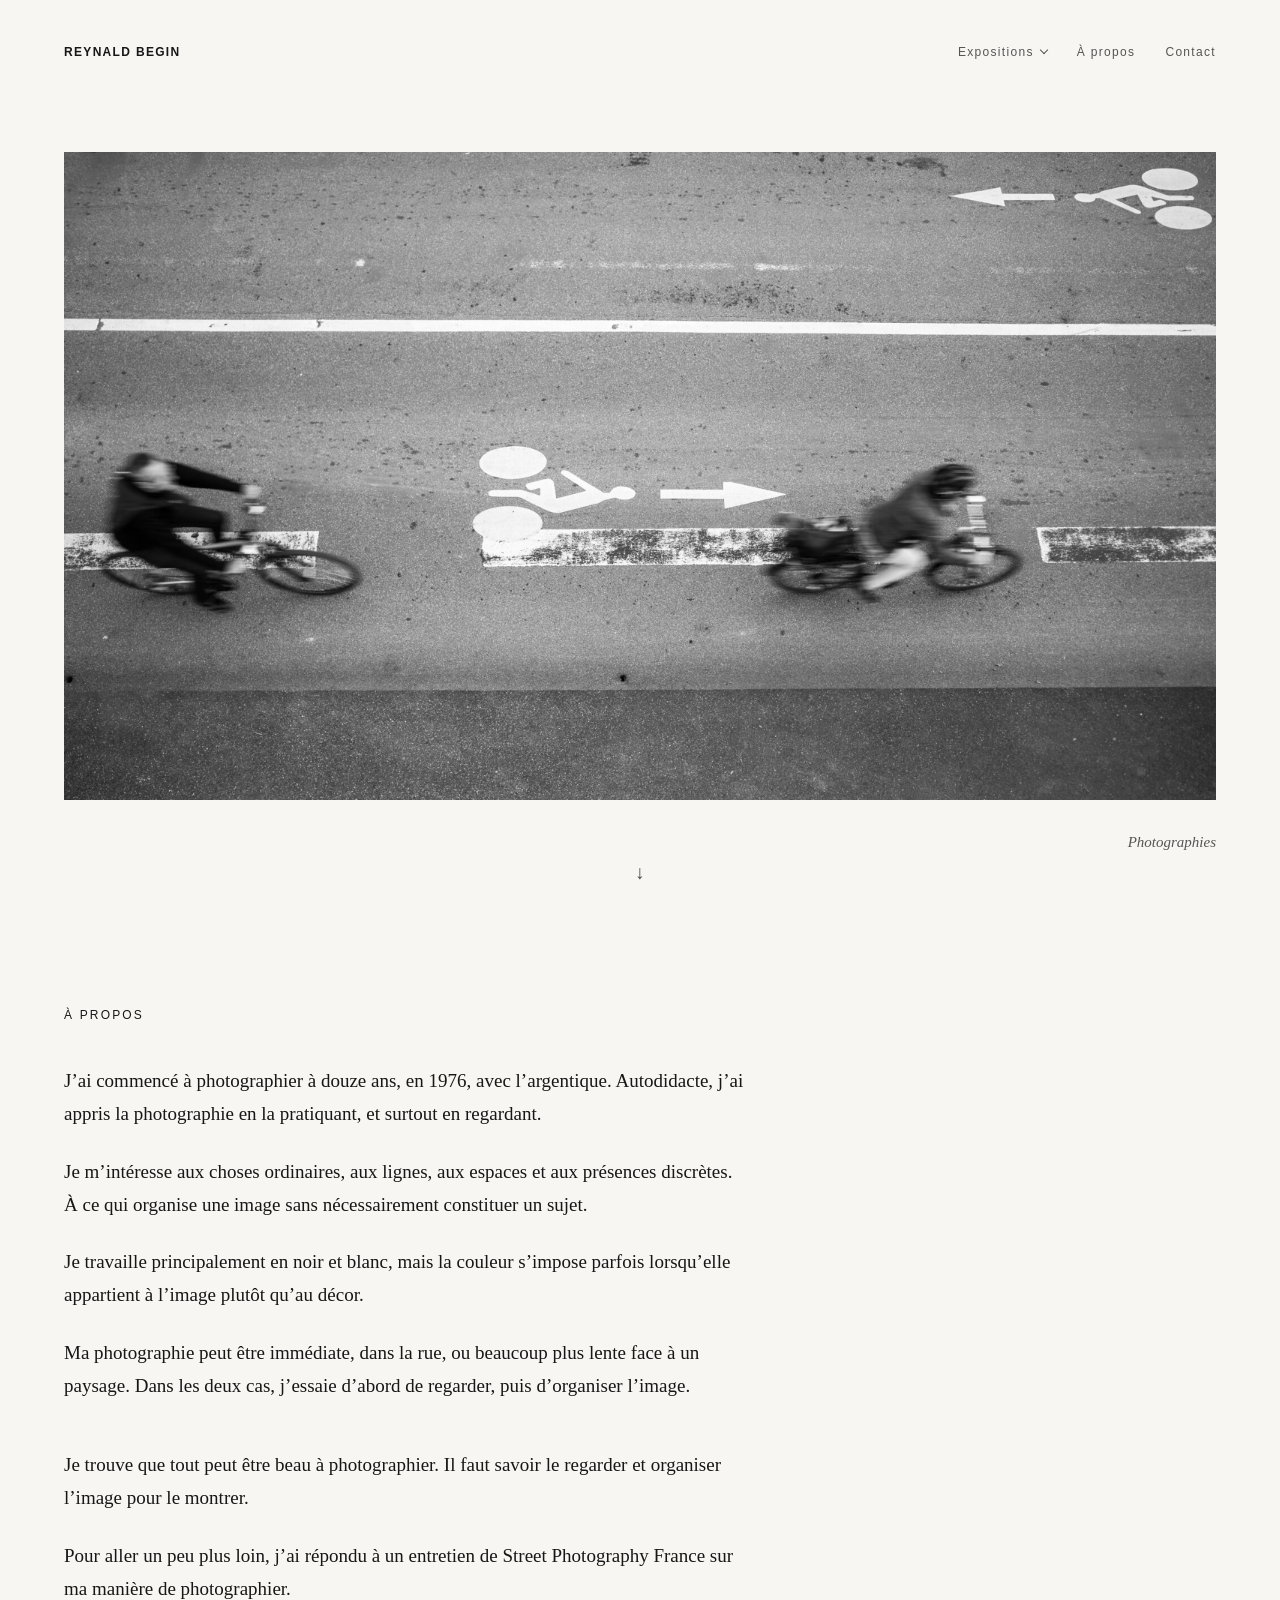
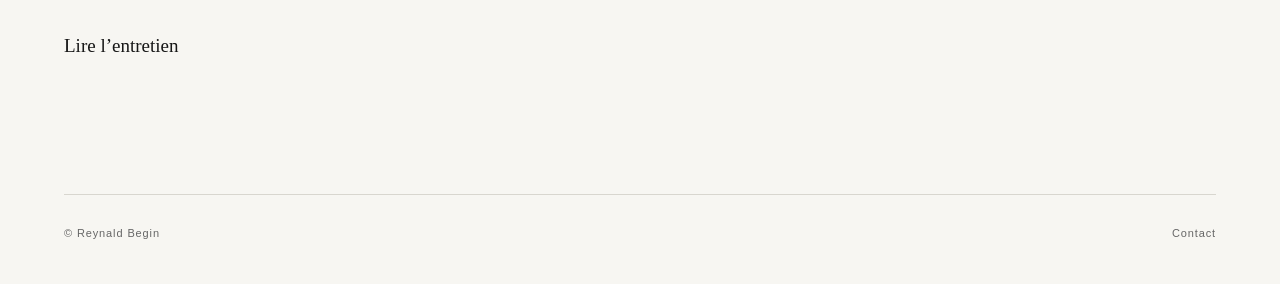
<file: index.html>
<!DOCTYPE html>

<html lang="fr">
<head>
<meta charset="utf-8"/>
<meta content="width=device-width,initial-scale=1" name="viewport"/>
<title>Reynald Begin — Photographies</title>
<link href="assets/css/style.css" rel="stylesheet"/><link href="assets/css/expositions.css" rel="stylesheet"/>
</head>
<body>
<header class="site-header">
<a class="name" href="#top">REYNALD BEGIN</a>
<nav><a href="expositions.html">Expositions</a><a href="#apropos">À propos</a><a data-contact-mail="" href="mailto:contact@reynald-begin.fr" rel="noopener noreferrer" target="_blank">Contact</a></nav>
</header>
<main id="top">
<section aria-label="Photographie d'ouverture" class="hero">
<img alt="Deux cyclistes en mouvement sur une piste cyclable, en noir et blanc" class="hero-photo" src="assets/home/accueil-cyclistes.jpg"/>
<p class="signature">Photographies</p>
<a aria-label="Accéder à l’entrée des expositions" class="scroll-cue" href="expositions.html">↓</a>
</section>


<section class="about" id="apropos">
<div class="about-inner">
<h2>À propos</h2>
<p>J’ai commencé à photographier à douze ans, en 1976, avec l’argentique. Autodidacte, j’ai appris la photographie en la pratiquant, et surtout en regardant.</p>
<p>Je m’intéresse aux choses ordinaires, aux lignes, aux espaces et aux présences discrètes. À ce qui organise une image sans nécessairement constituer un sujet.</p>
<p>Je travaille principalement en noir et blanc, mais la couleur s’impose parfois lorsqu’elle appartient à l’image plutôt qu’au décor.</p>
<p>Ma photographie peut être immédiate, dans la rue, ou beaucoup plus lente face à un paysage. Dans les deux cas, j’essaie d’abord de regarder, puis d’organiser l’image.</p>
<p class="about-conclusion">Je trouve que tout peut être beau à photographier. Il faut savoir le regarder et organiser l’image pour le montrer.</p>
<div class="about-interview">
<p>Pour aller un peu plus loin, j’ai répondu à un entretien de Street Photography France sur ma manière de photographier.</p>
<p class="about-link">
<a href="https://streetphotographyfrance.fr/une-silhouette-minuscule-peut-suffire-reynald-begin/" rel="noopener noreferrer" target="_blank">
          Lire l’entretien
        </a>
</p>
</div>
</div>
</section>
</main>
<footer id="contact"><span>© Reynald Begin</span><a data-contact-mail="" href="mailto:contact@reynald-begin.fr" rel="noopener noreferrer" target="_blank">Contact</a></footer>
<script defer="" src="assets/js/site.js"></script>
</body>
</html>
</file>
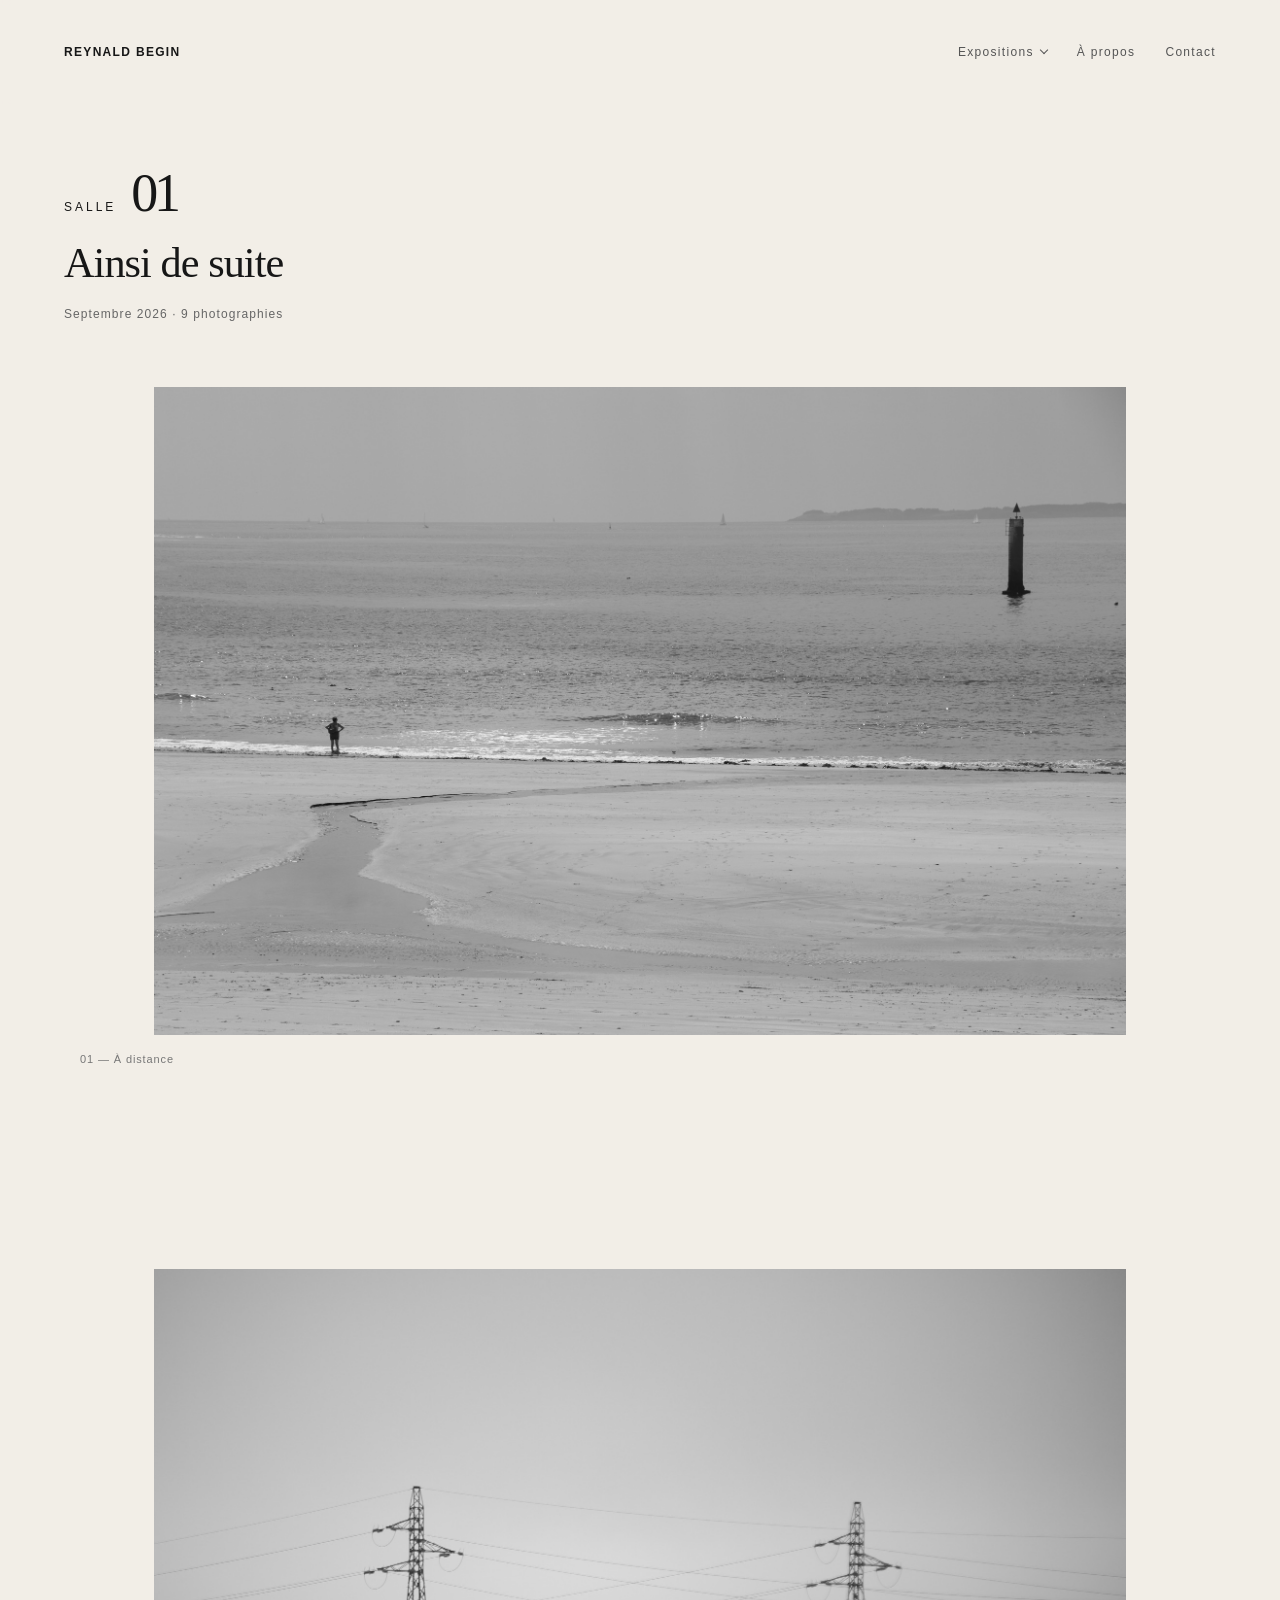
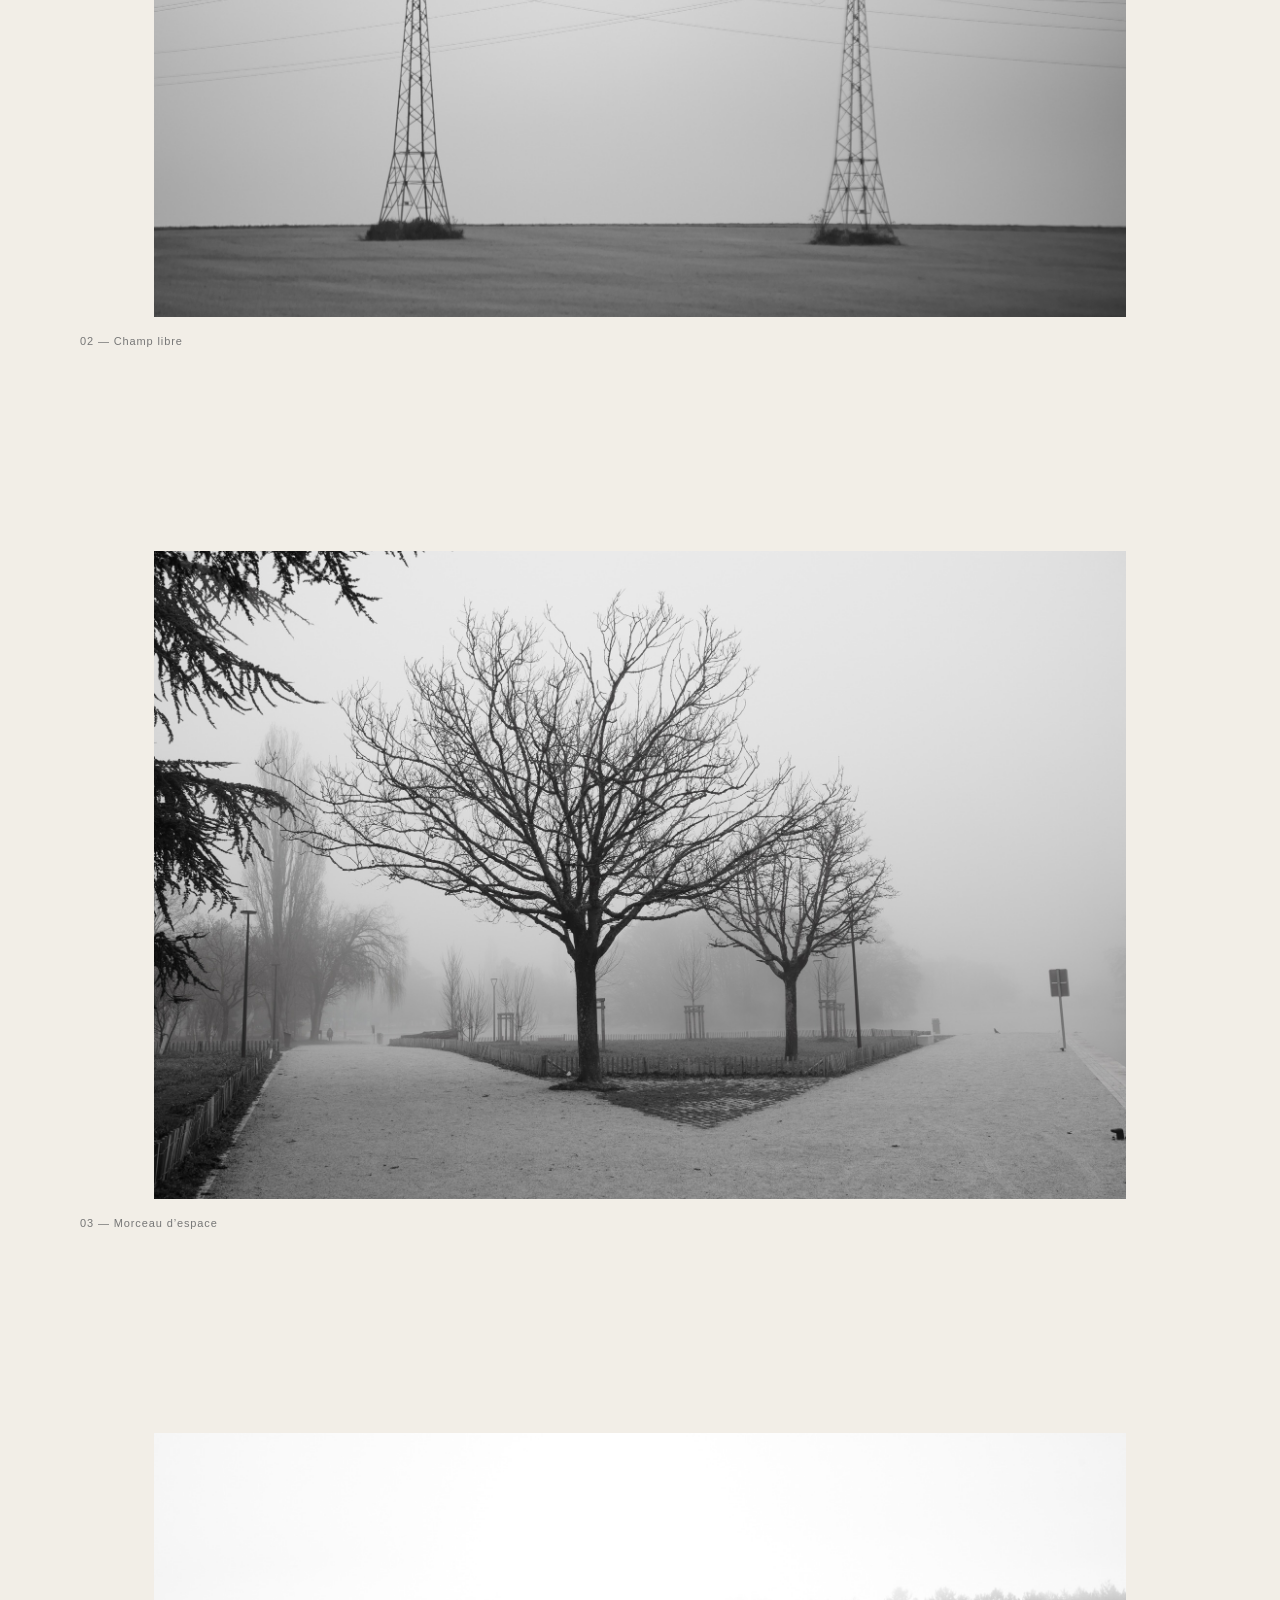
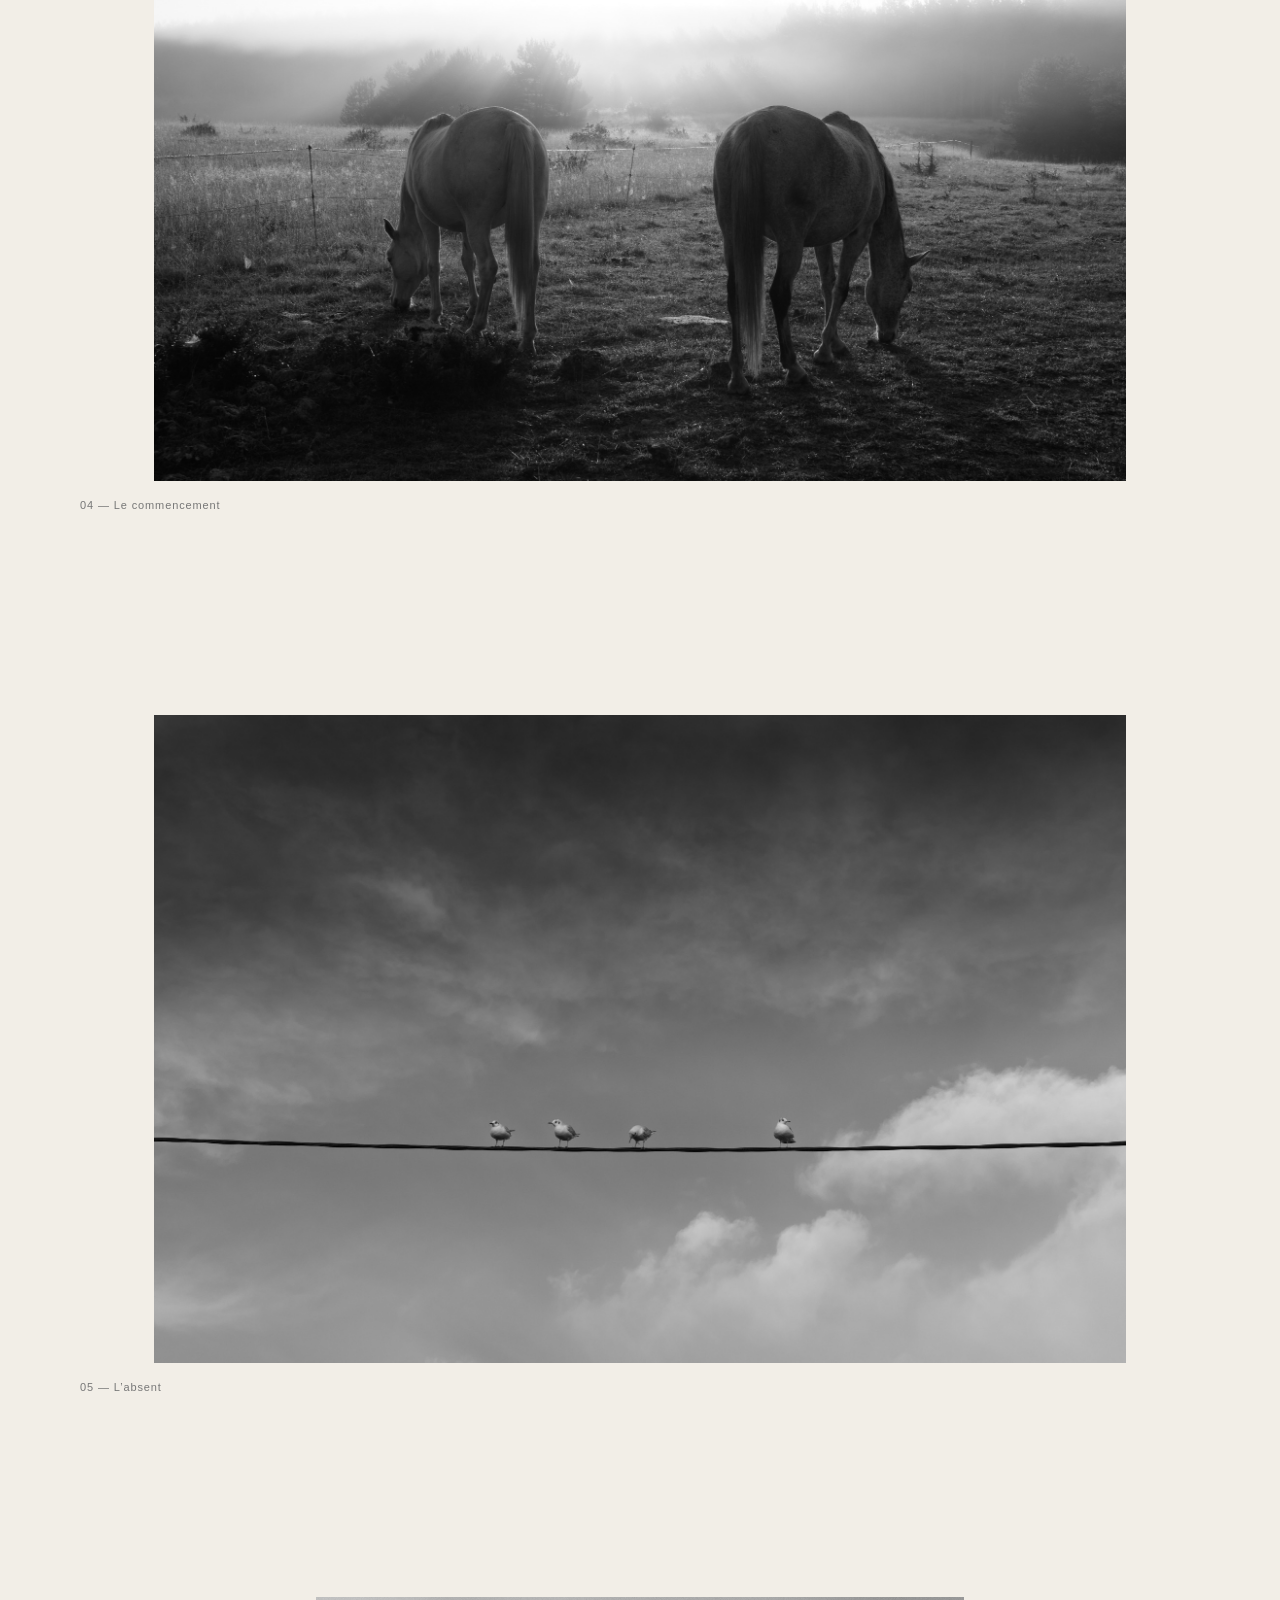
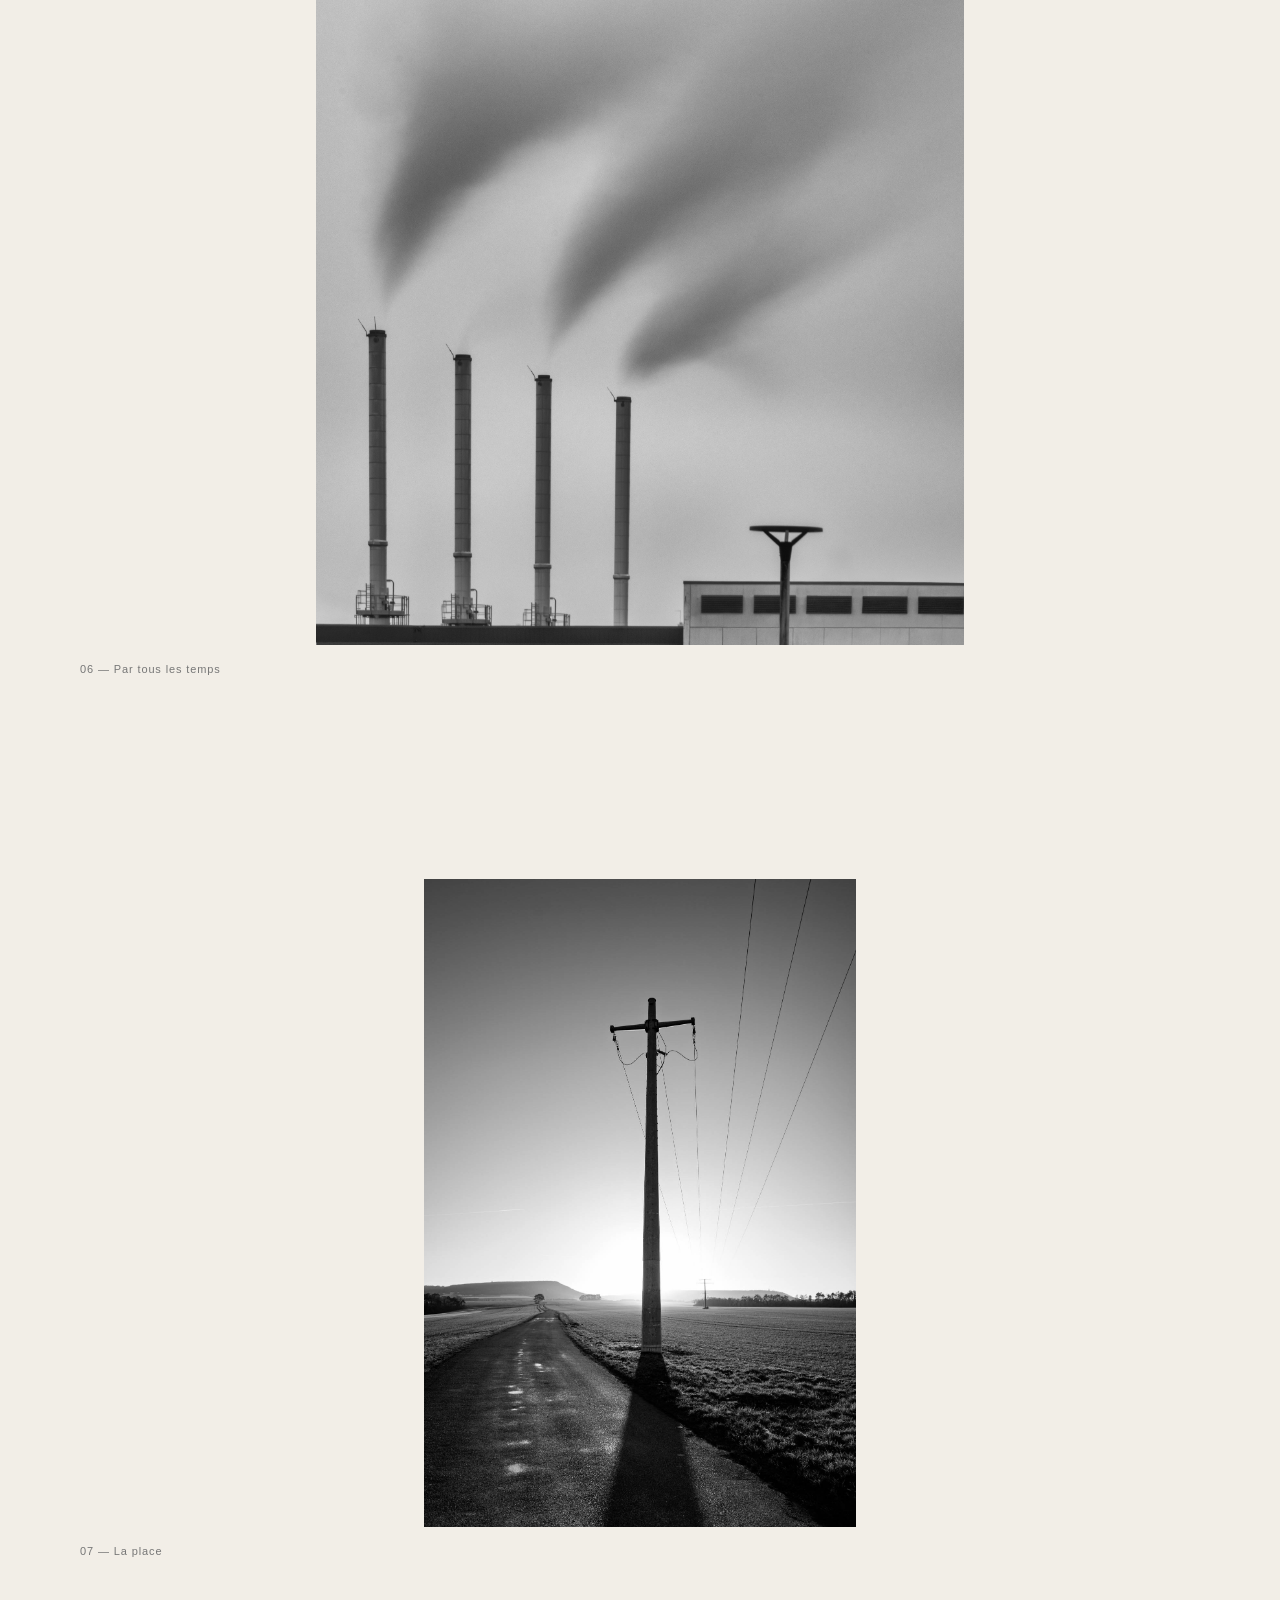
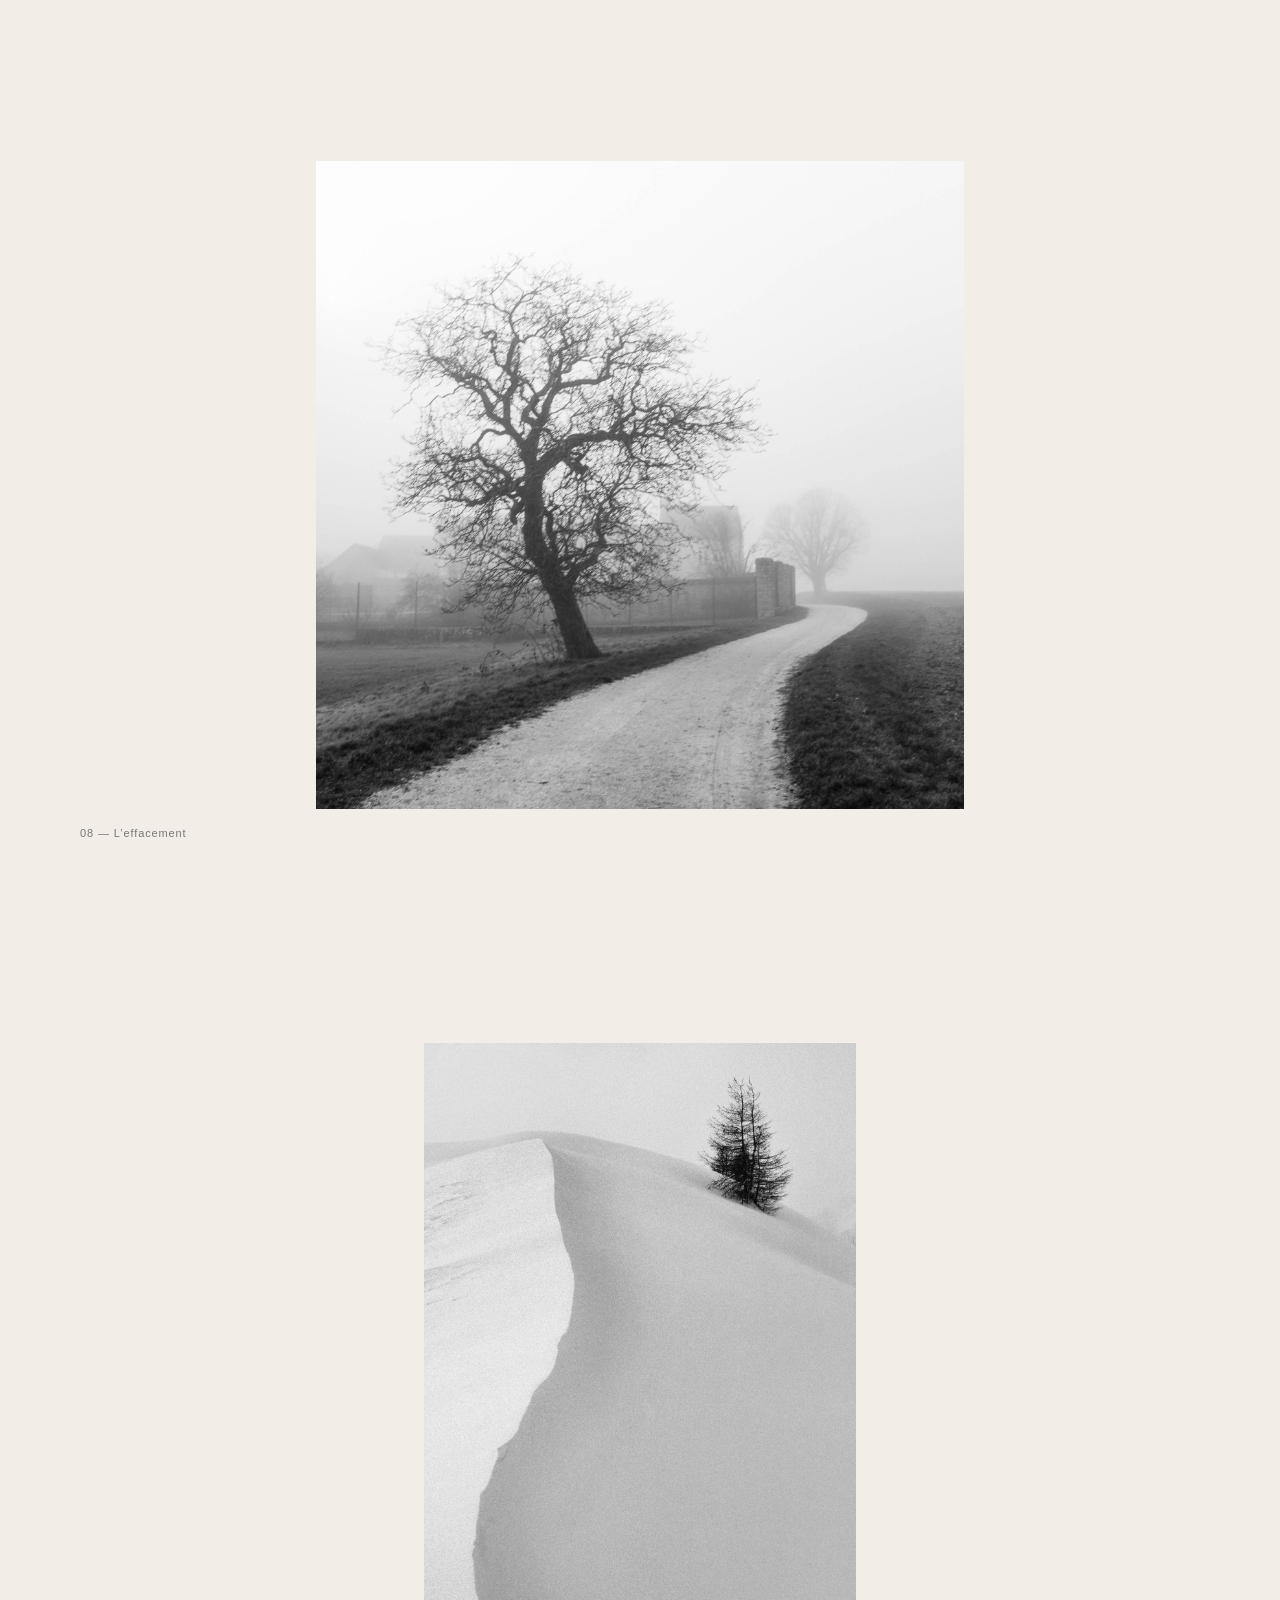
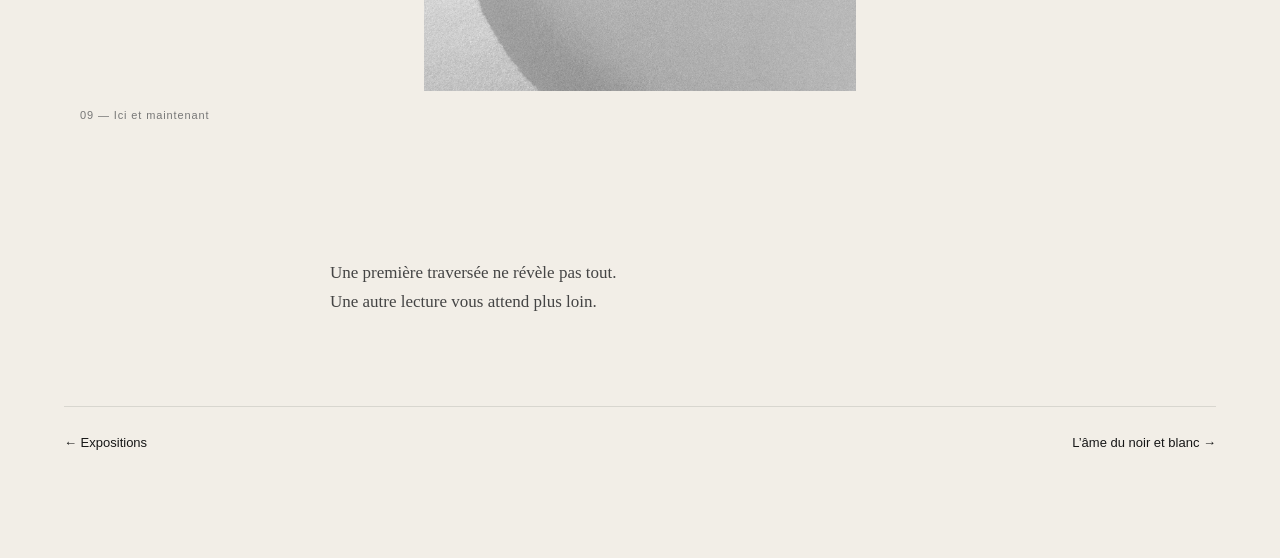
<file: ainsi-de-suite.html>
<!DOCTYPE html>

<html lang="fr">
<head>
<meta charset="utf-8"/>
<meta content="width=device-width,initial-scale=1" name="viewport"/>
<title>Ainsi de suite — Reynald Begin</title>
<link href="assets/css/style.css" rel="stylesheet"/><link href="assets/css/expositions.css" rel="stylesheet"/>

</head>
<body class="serie-page room-page room-01">
<header class="site-header">
<a class="name" href="index.html">REYNALD BEGIN</a>
<nav><a href="expositions.html">Expositions</a><a href="index.html#apropos">À propos</a><a data-contact-mail="" href="mailto:contact@reynald-begin.fr" rel="noopener noreferrer" target="_blank">Contact</a></nav>
</header>
<main class="serie-main">
<header class="serie-title room-title"><p class="room-title-num">SALLE <strong>01</strong></p><h1>Ainsi de suite</h1><p class="room-title-meta">Septembre 2026 · 9 photographies</p></header>
<section aria-label="Ainsi de suite, neuf photographies" class="serie-sequence">
<figure class="serie-photo">
<img alt="À distance" src="assets/series/ainsi/01.jpg"/>
<figcaption>01 — À distance</figcaption>
</figure>
<figure class="serie-photo">
<img alt="Champ libre" src="assets/series/ainsi/02.jpg"/>
<figcaption>02 — Champ libre</figcaption>
</figure>
<figure class="serie-photo">
<img alt="Morceau d’espace" src="assets/series/ainsi/03.jpg"/>
<figcaption>03 — Morceau d’espace</figcaption>
</figure>
<figure class="serie-photo">
<img alt="Le commencement" src="assets/series/ainsi/04.jpg"/>
<figcaption>04 — Le commencement</figcaption>
</figure>
<figure class="serie-photo">
<img alt="L’absent" src="assets/series/ainsi/05.jpg"/>
<figcaption>05 — L’absent</figcaption>
</figure>
<figure class="serie-photo">
<img alt="Par tous les temps" src="assets/series/ainsi/06.jpg"/>
<figcaption>06 — Par tous les temps</figcaption>
</figure>
<figure class="serie-photo">
<img alt="La place" src="assets/series/ainsi/07.jpg"/>
<figcaption>07 — La place</figcaption>
</figure>
<figure class="serie-photo">
<img alt="L’effacement" src="assets/series/ainsi/08.jpg"/>
<figcaption>08 — L’effacement</figcaption>
</figure>
<figure class="serie-photo">
<img alt="Ici et maintenant" src="assets/series/ainsi/09.jpg"/>
<figcaption>09 — Ici et maintenant</figcaption>
</figure>
</section>
<p class="serie-intro" style="margin:14vh auto 0">Une première traversée ne révèle pas tout.<br/>Une autre lecture vous attend plus loin.</p>
<nav aria-label="Navigation entre les séries" class="serie-end" style="margin-top:10vh">
<a href="expositions.html">← Expositions</a>
<a href="ame-du-noir-et-blanc.html">L’âme du noir et blanc →</a>
</nav>
</main>
<script defer="" src="assets/js/site.js"></script>
</body>
</html>
</file>
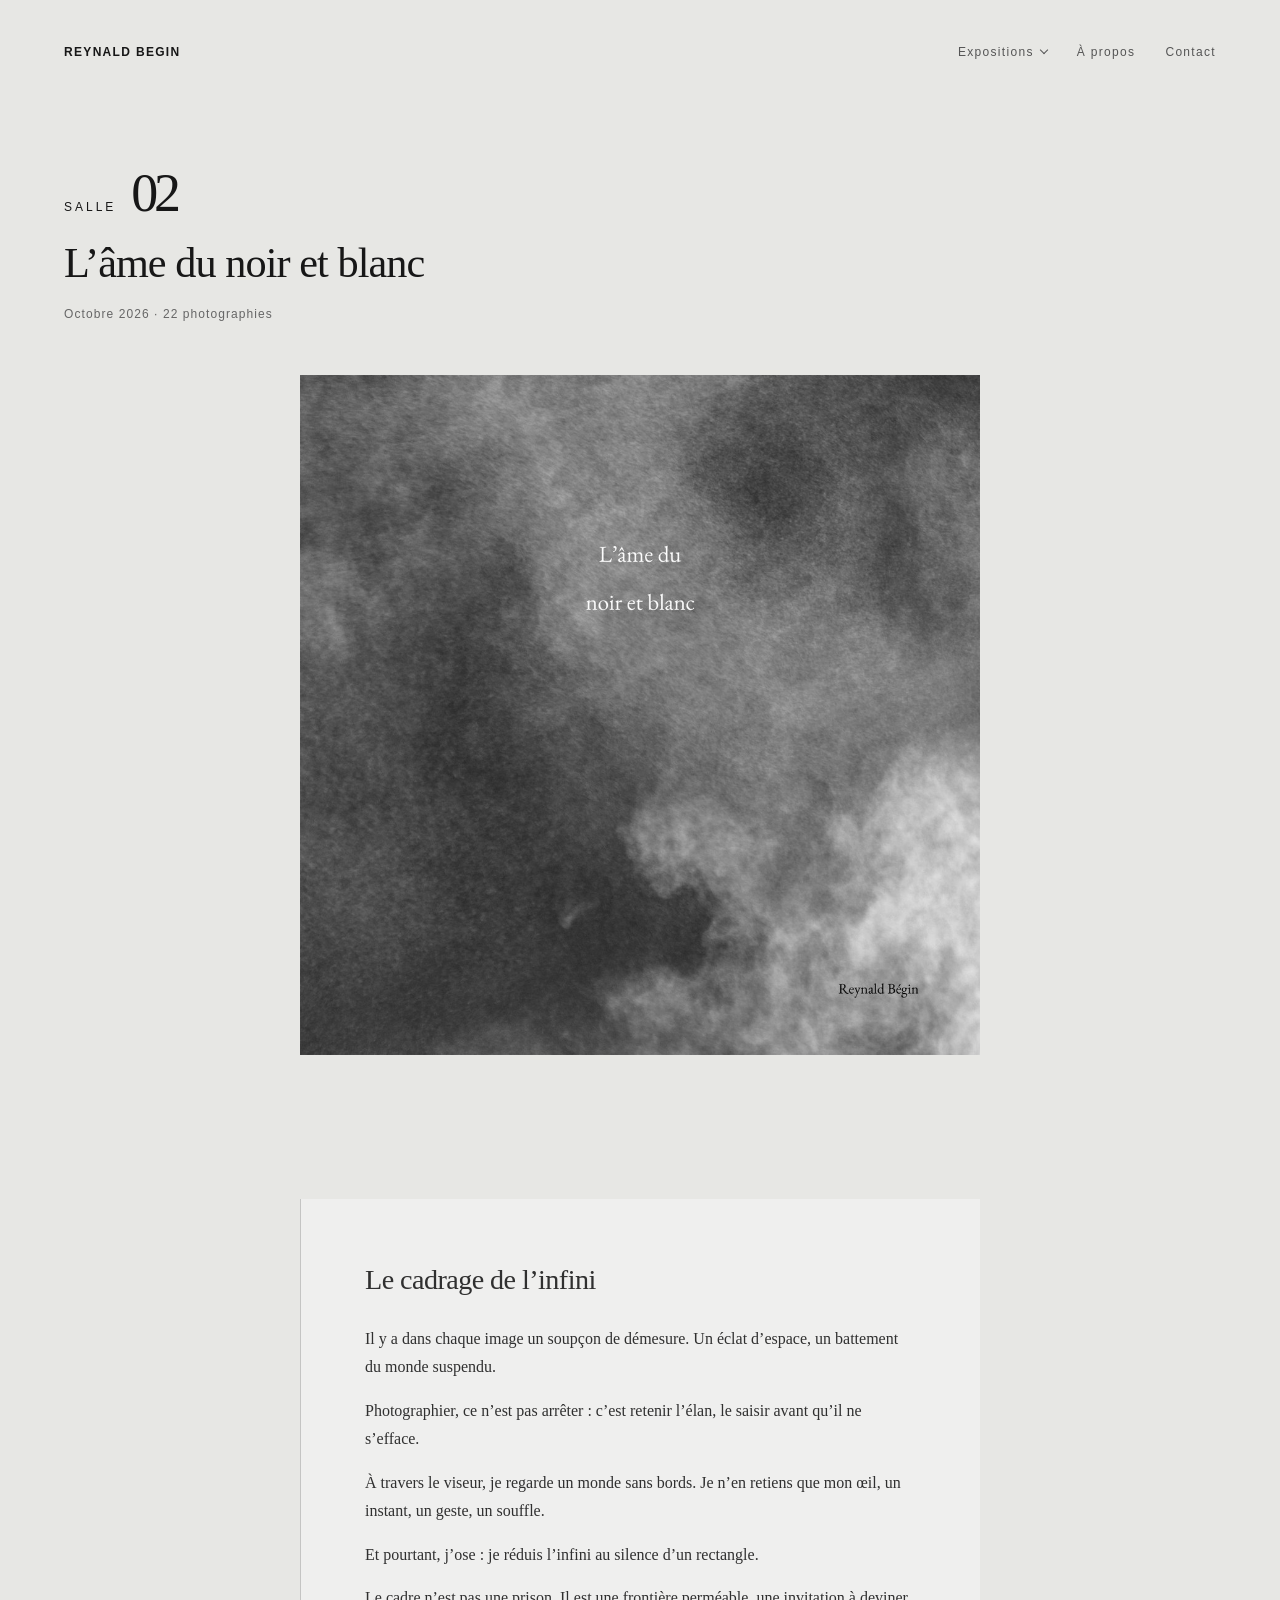
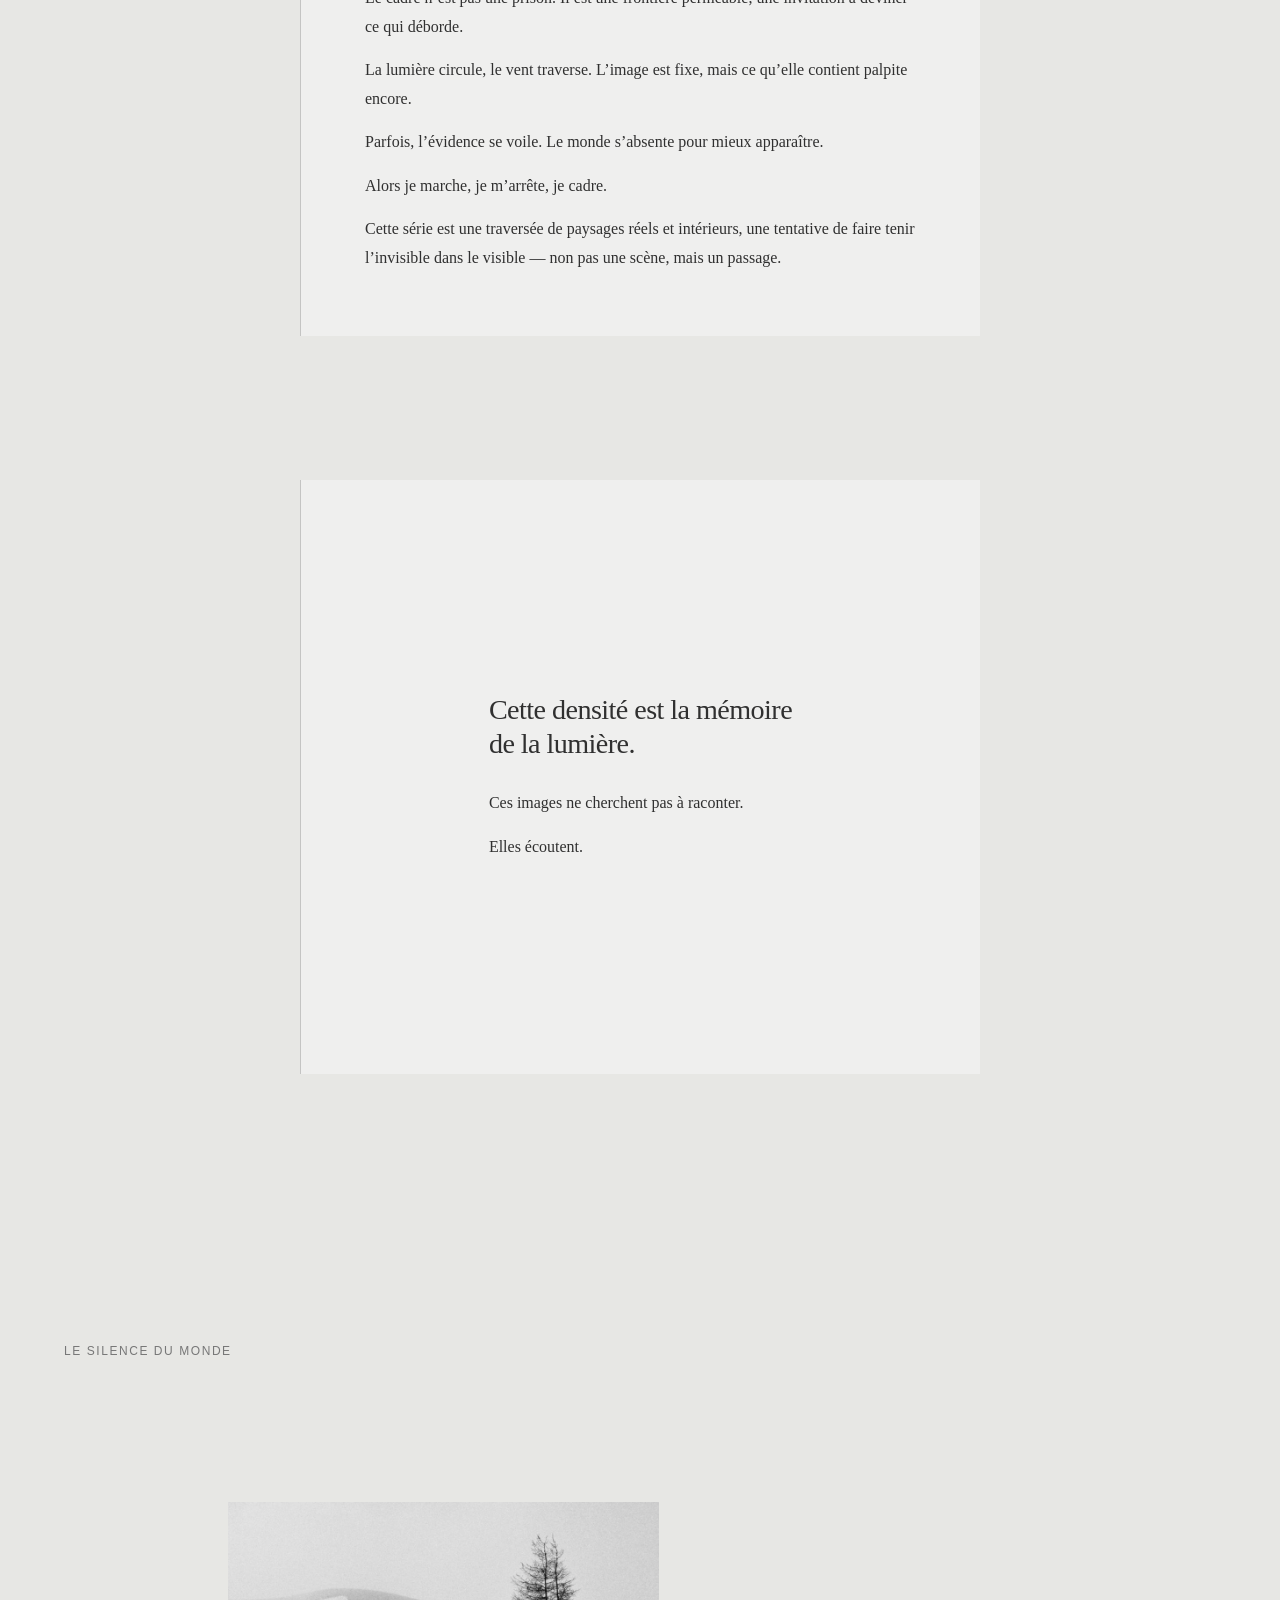
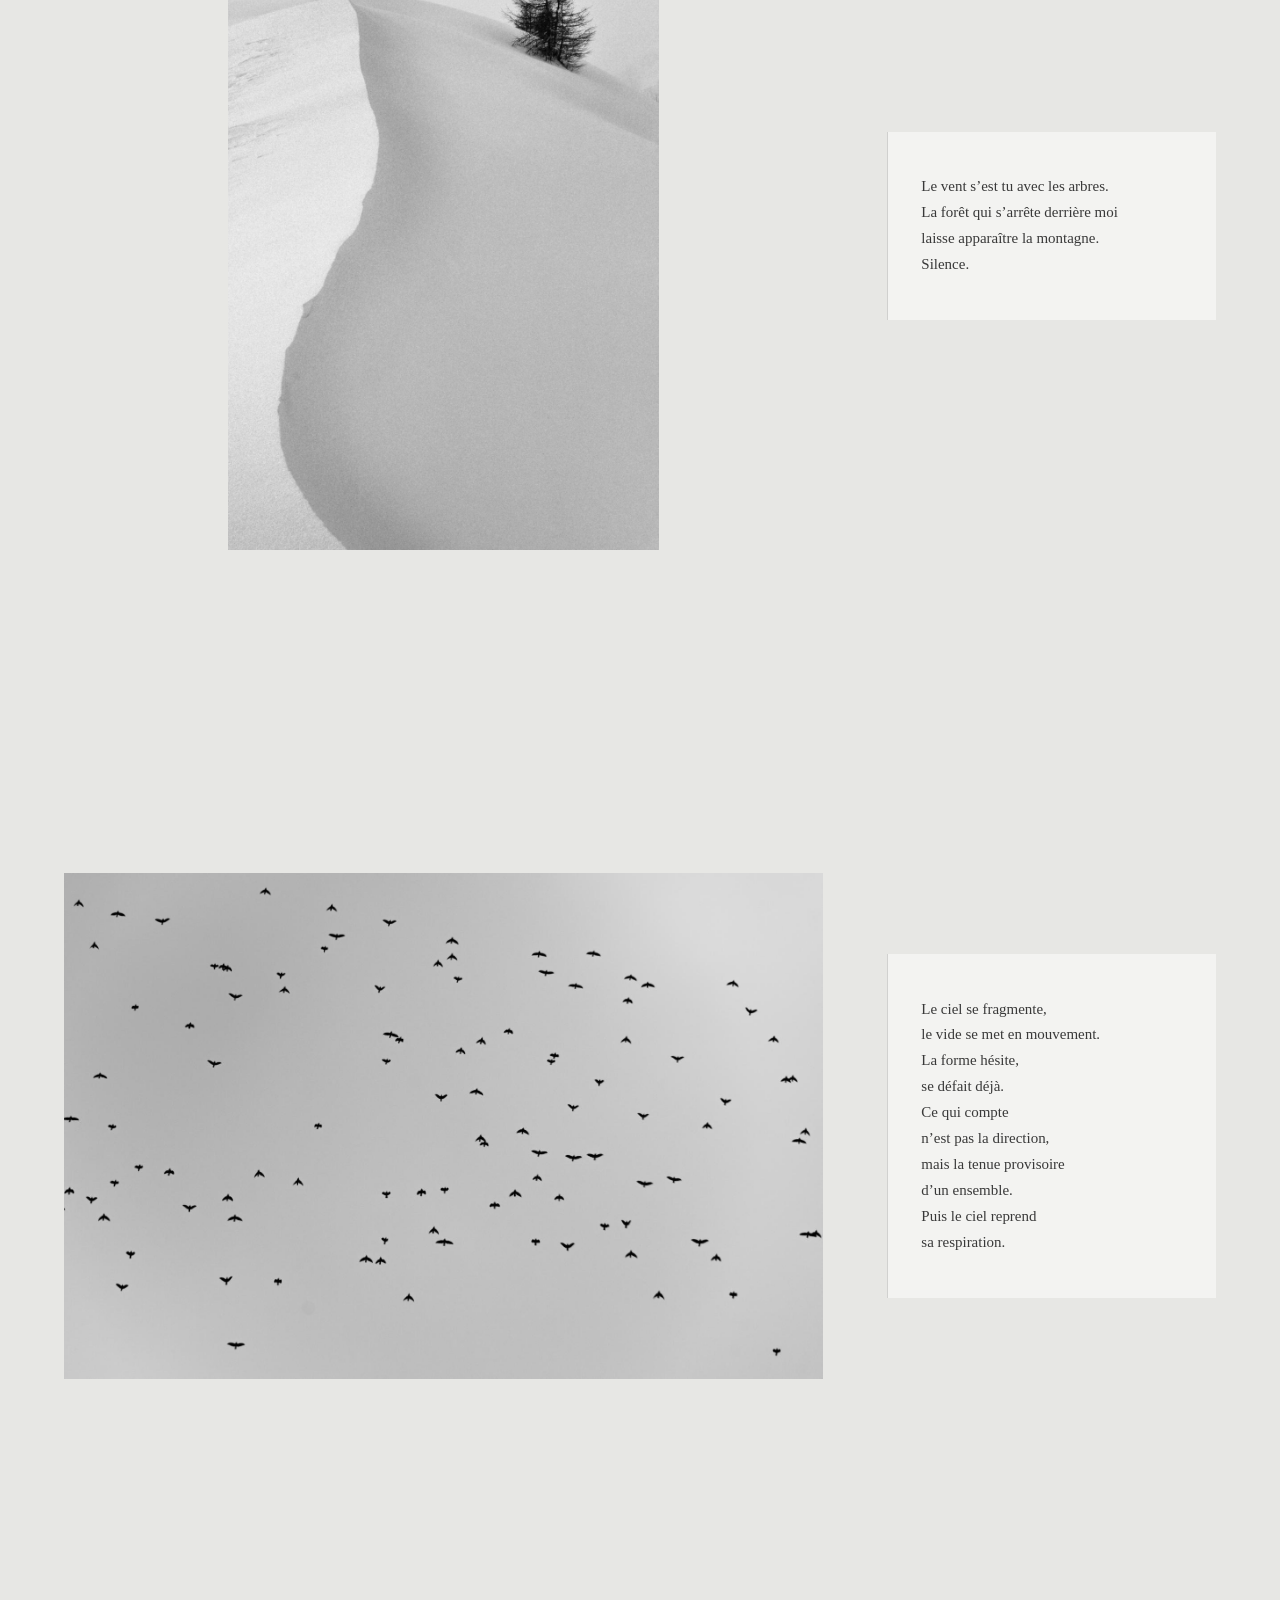
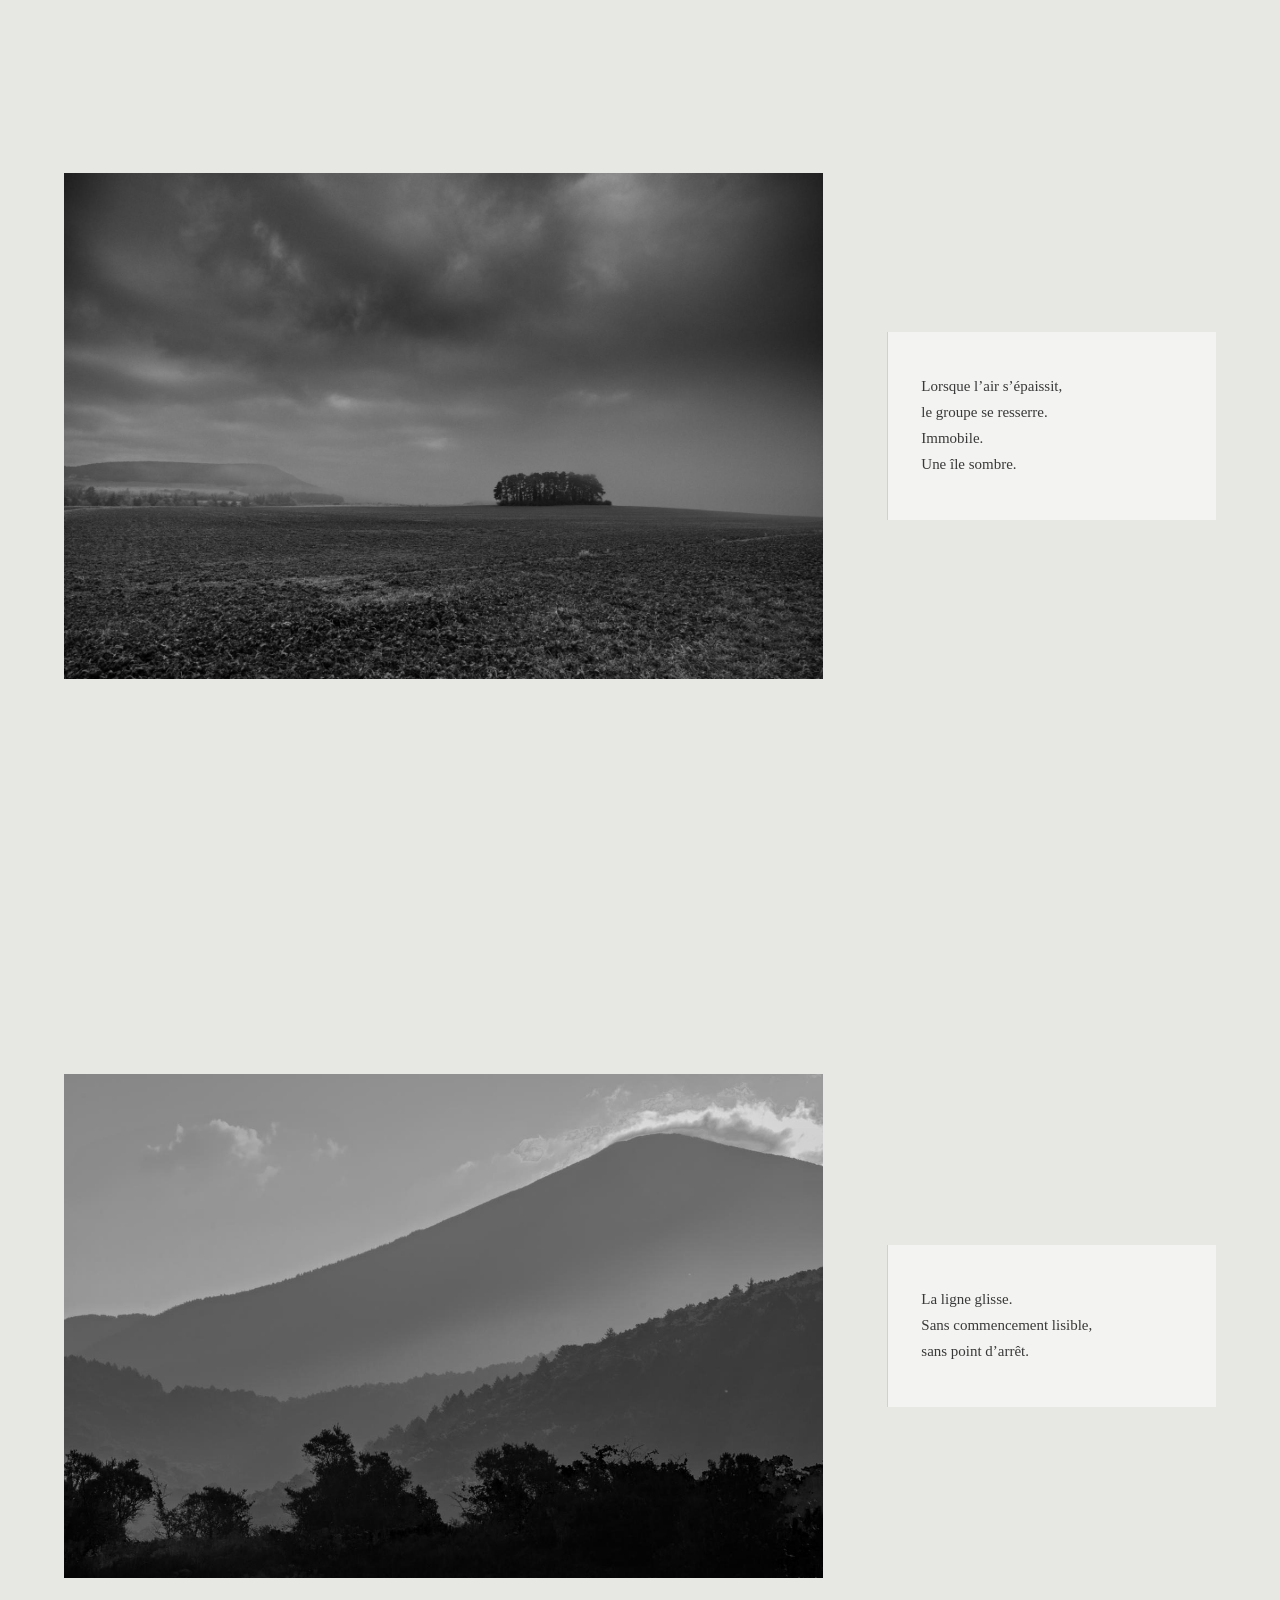
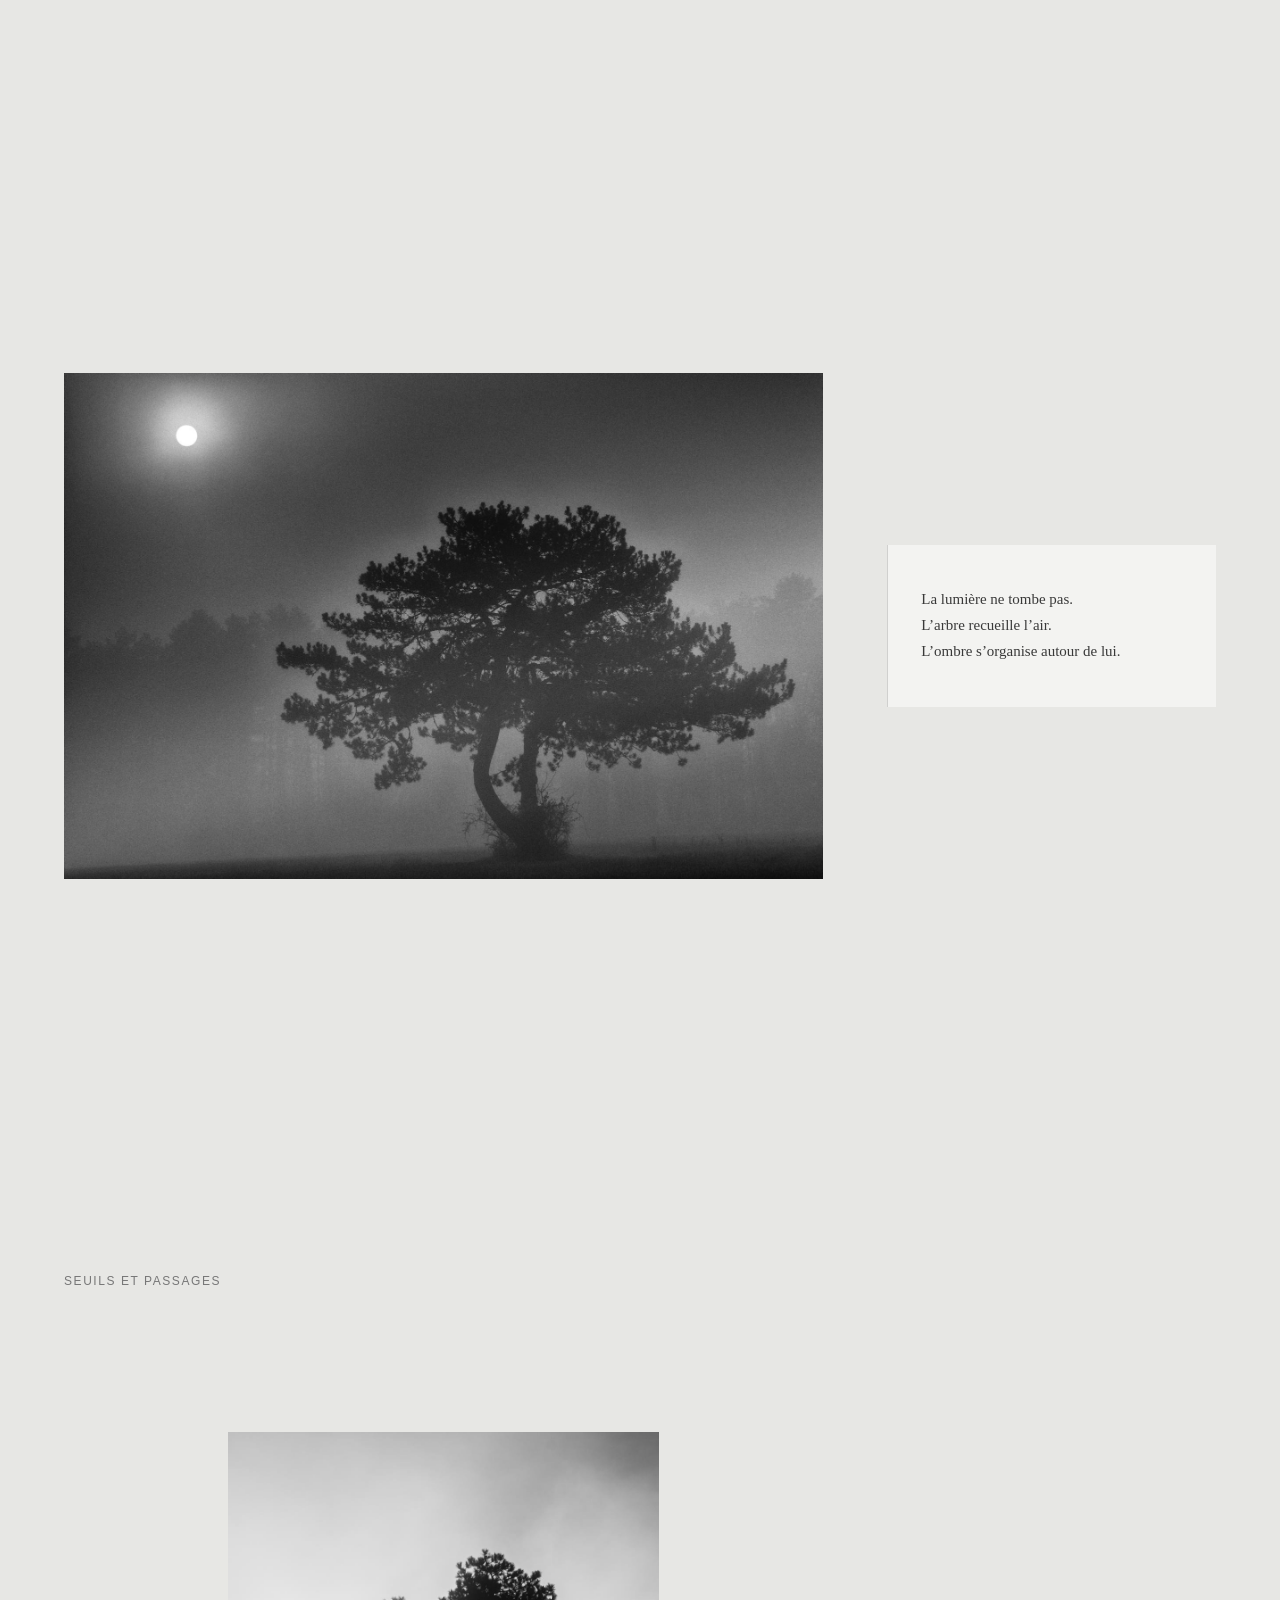
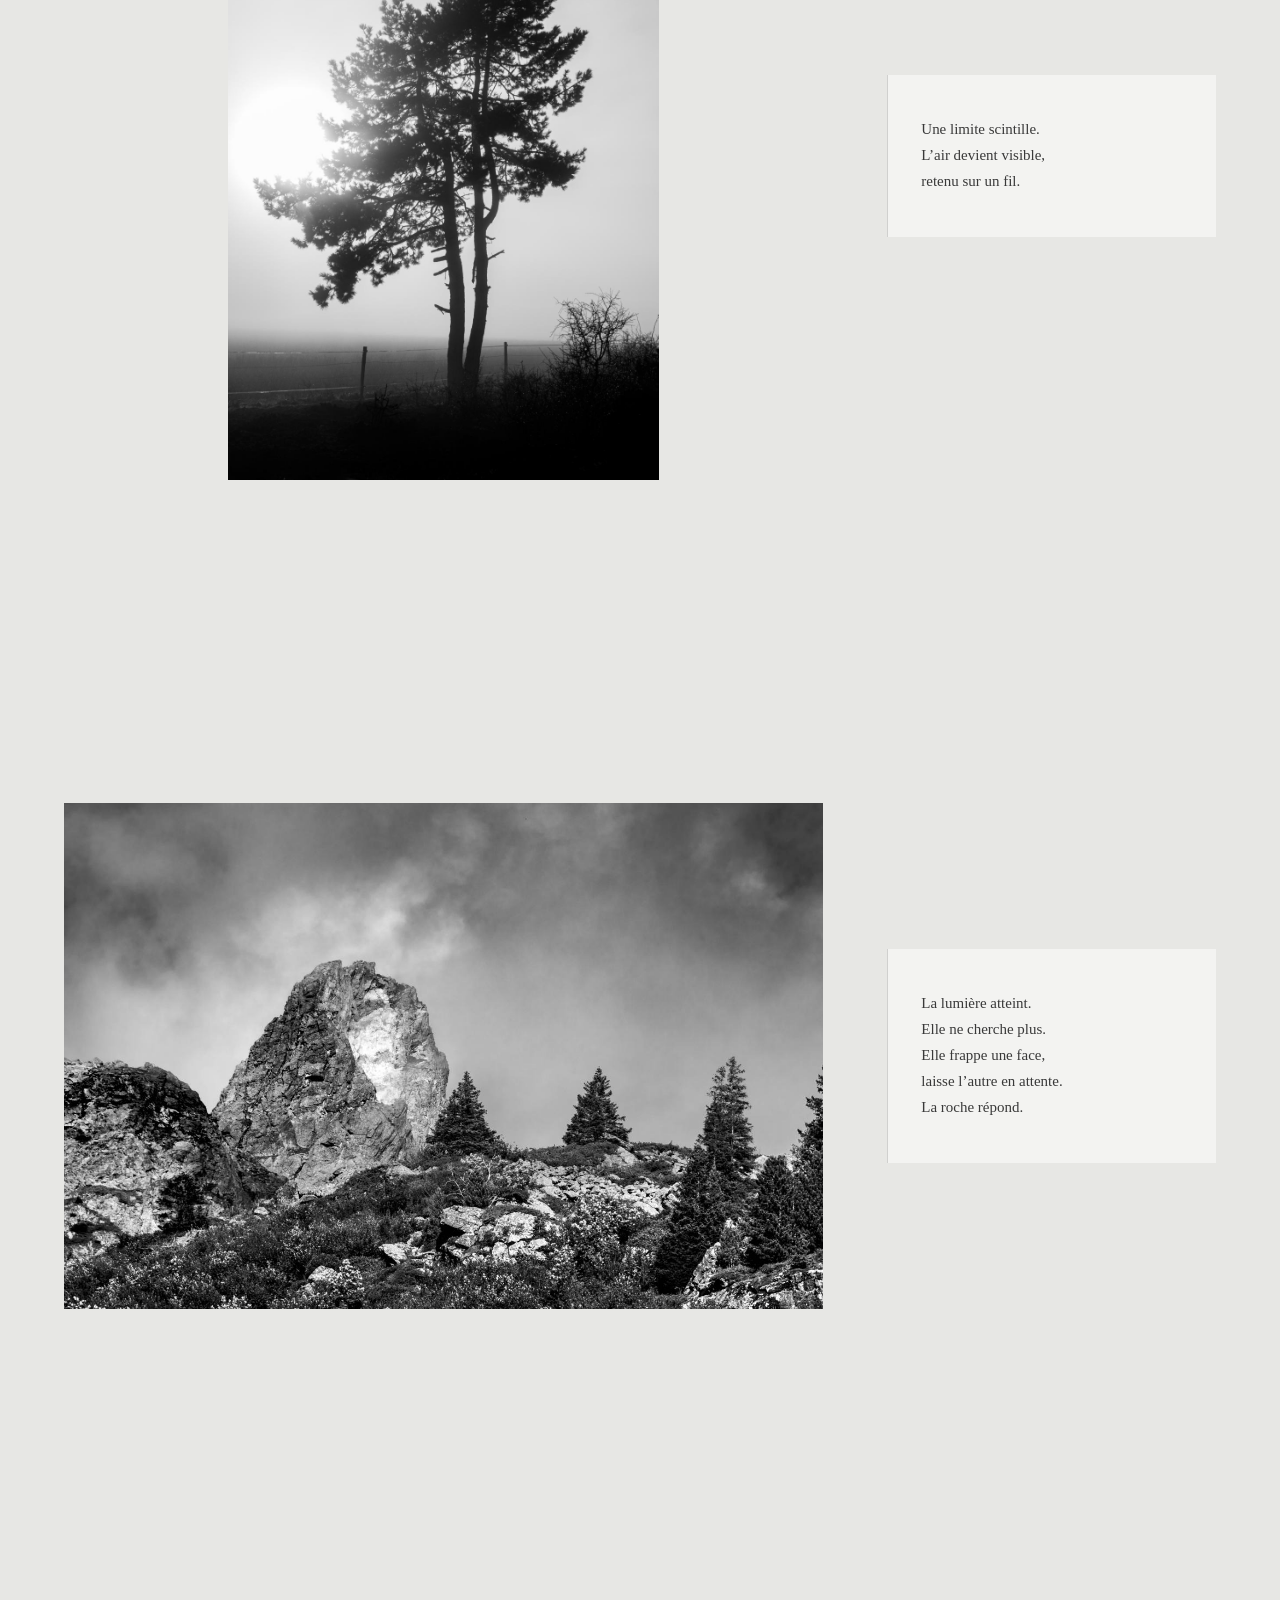
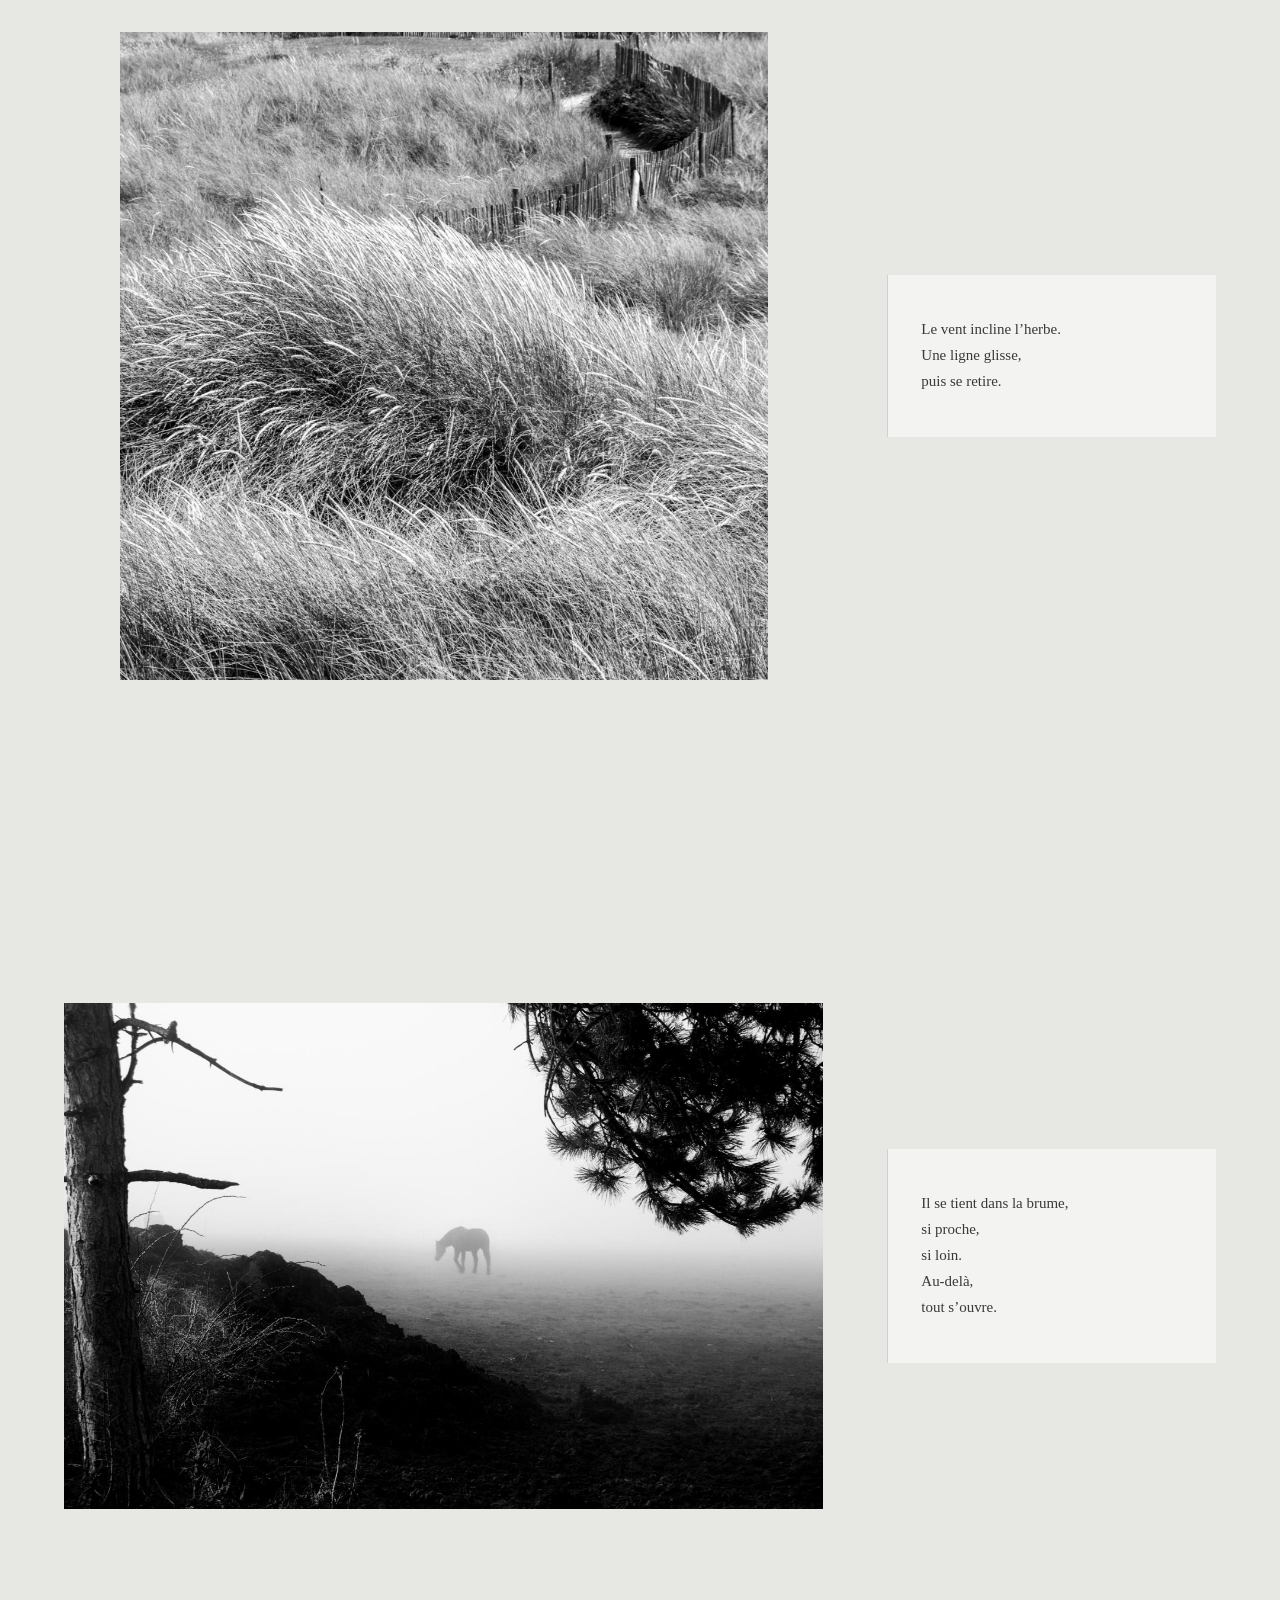
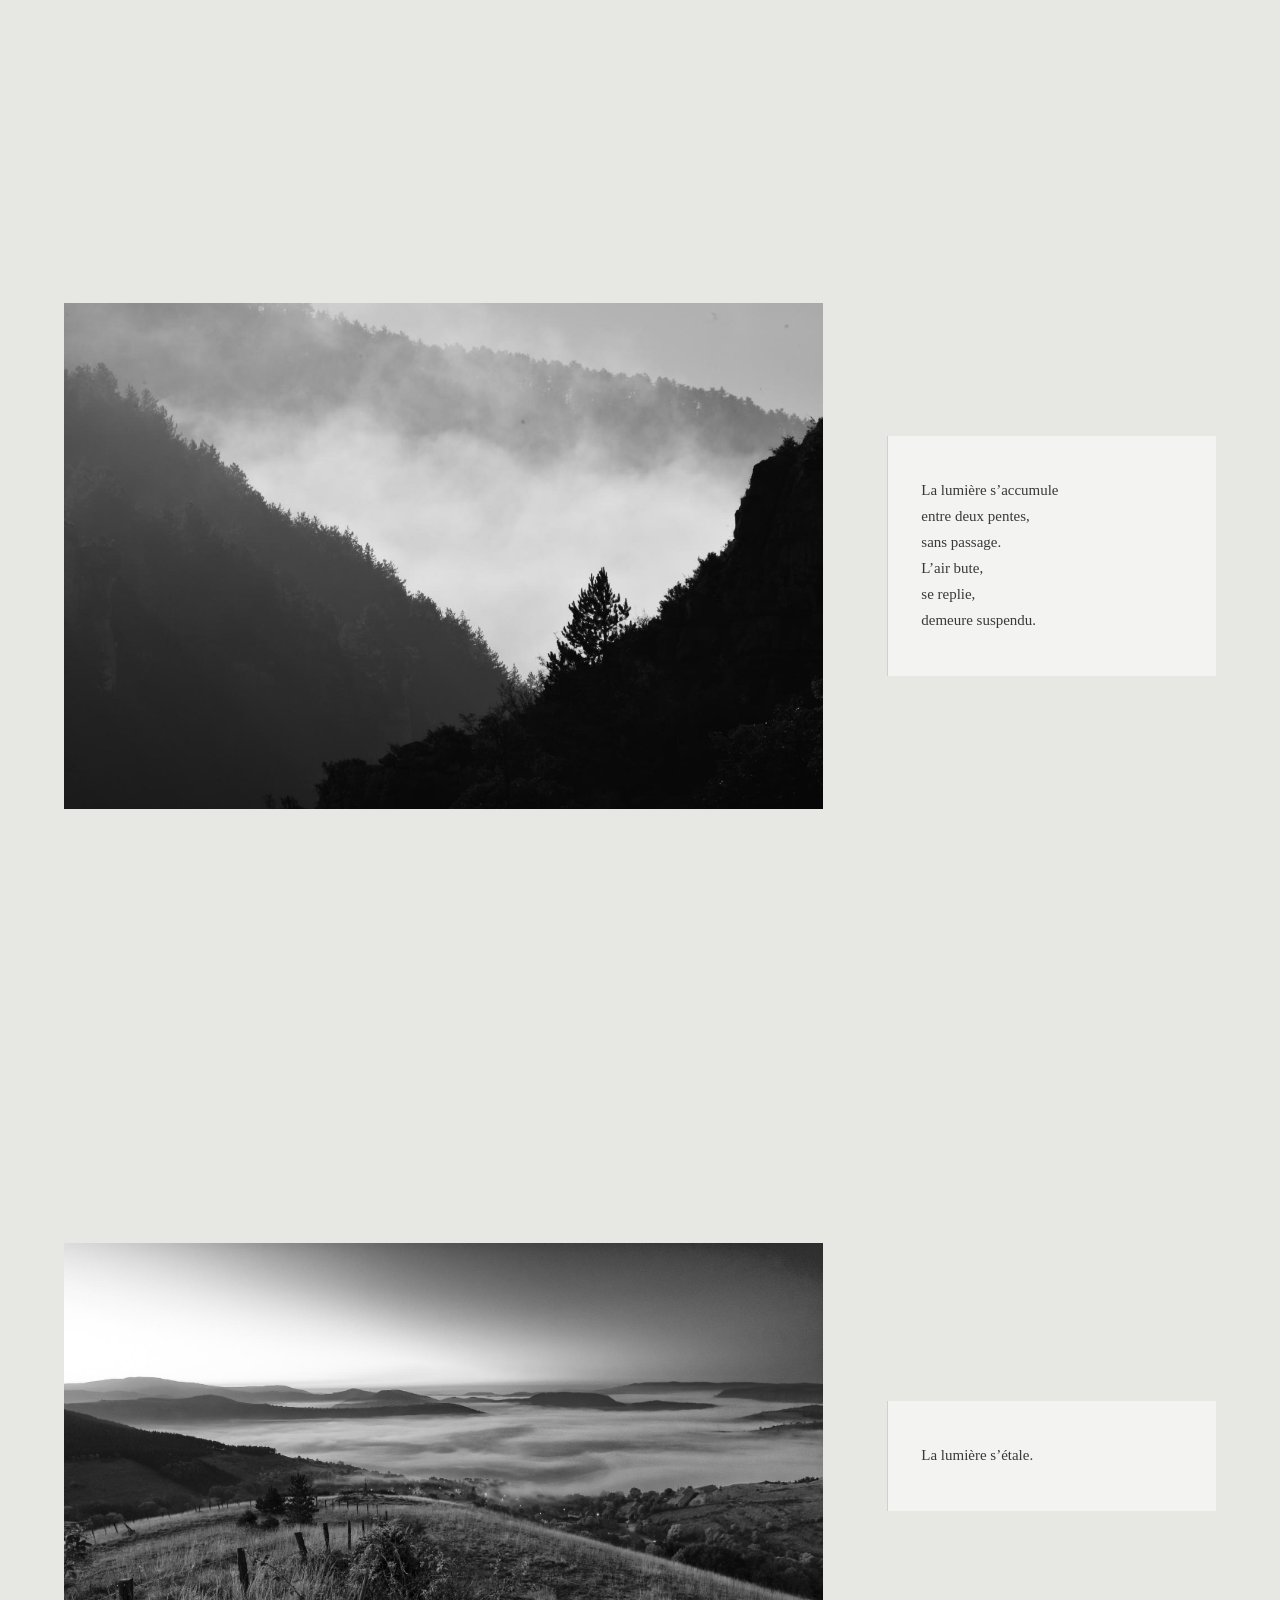
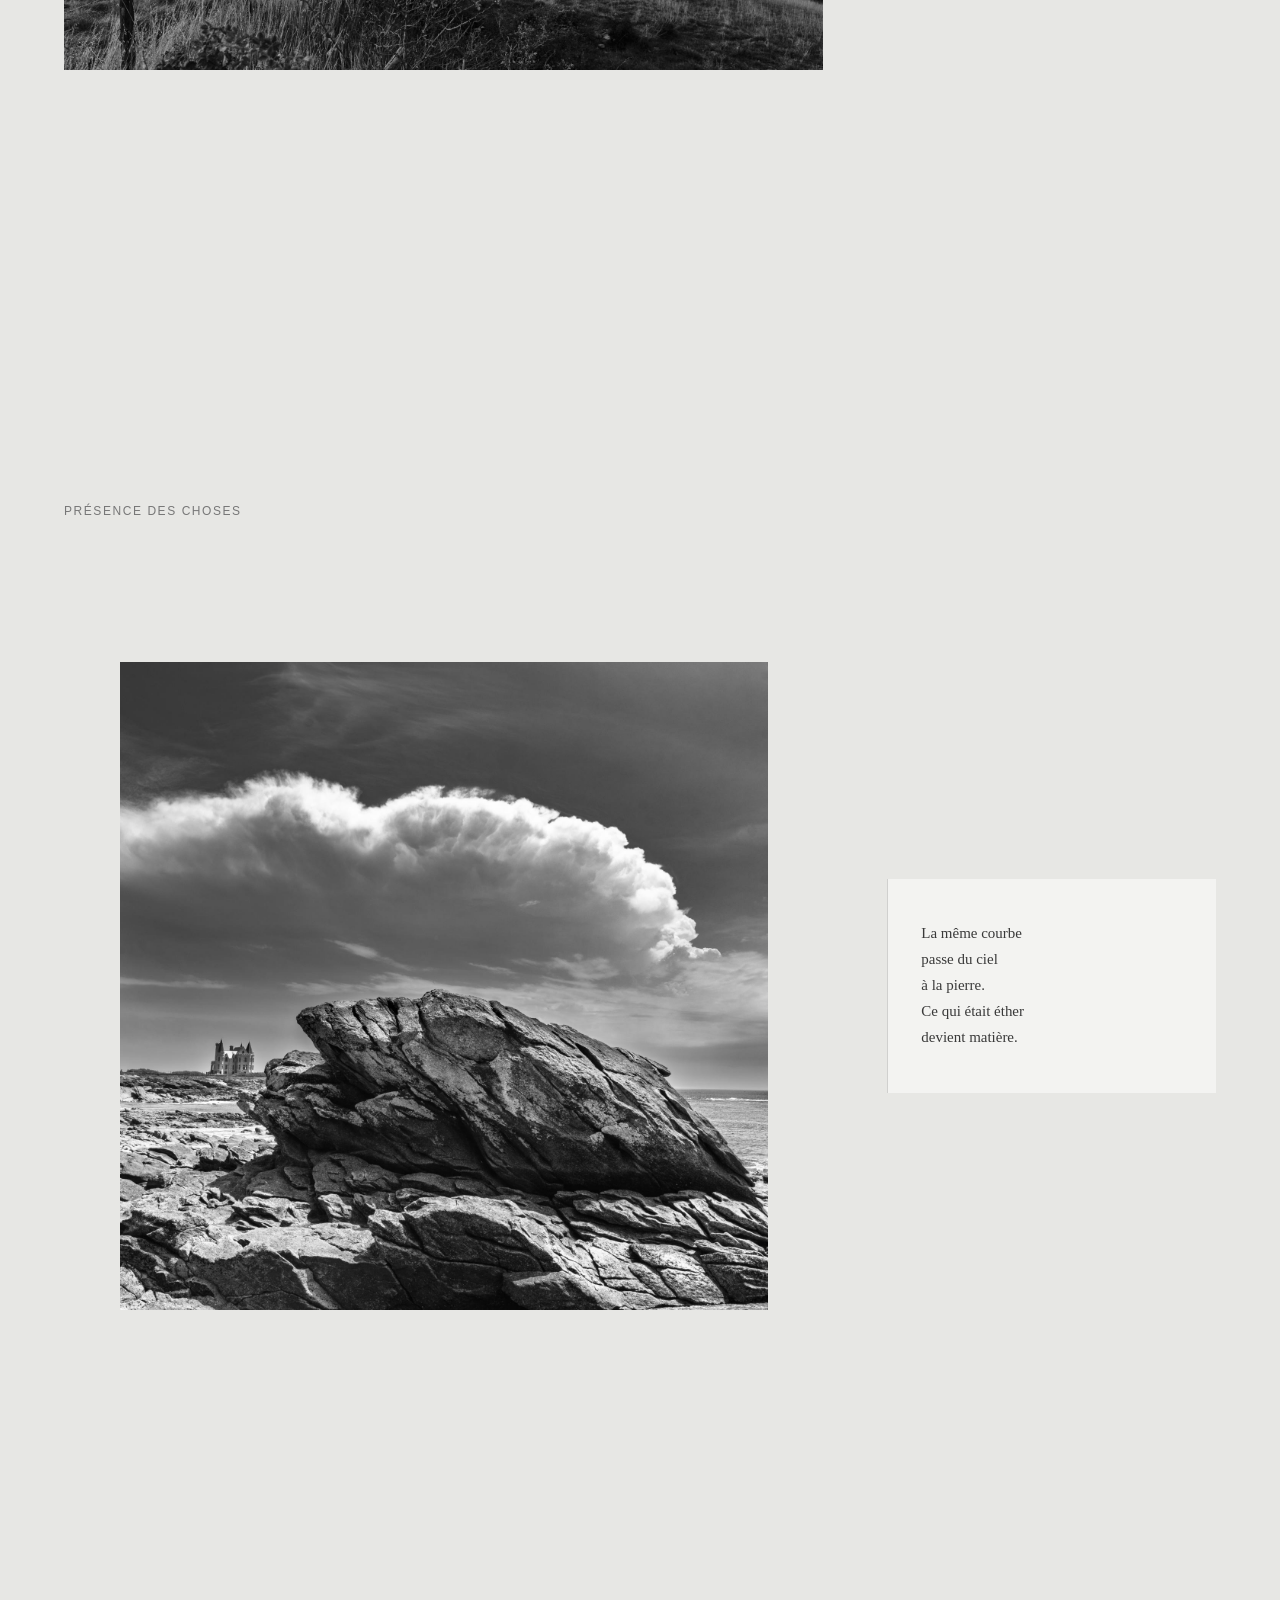
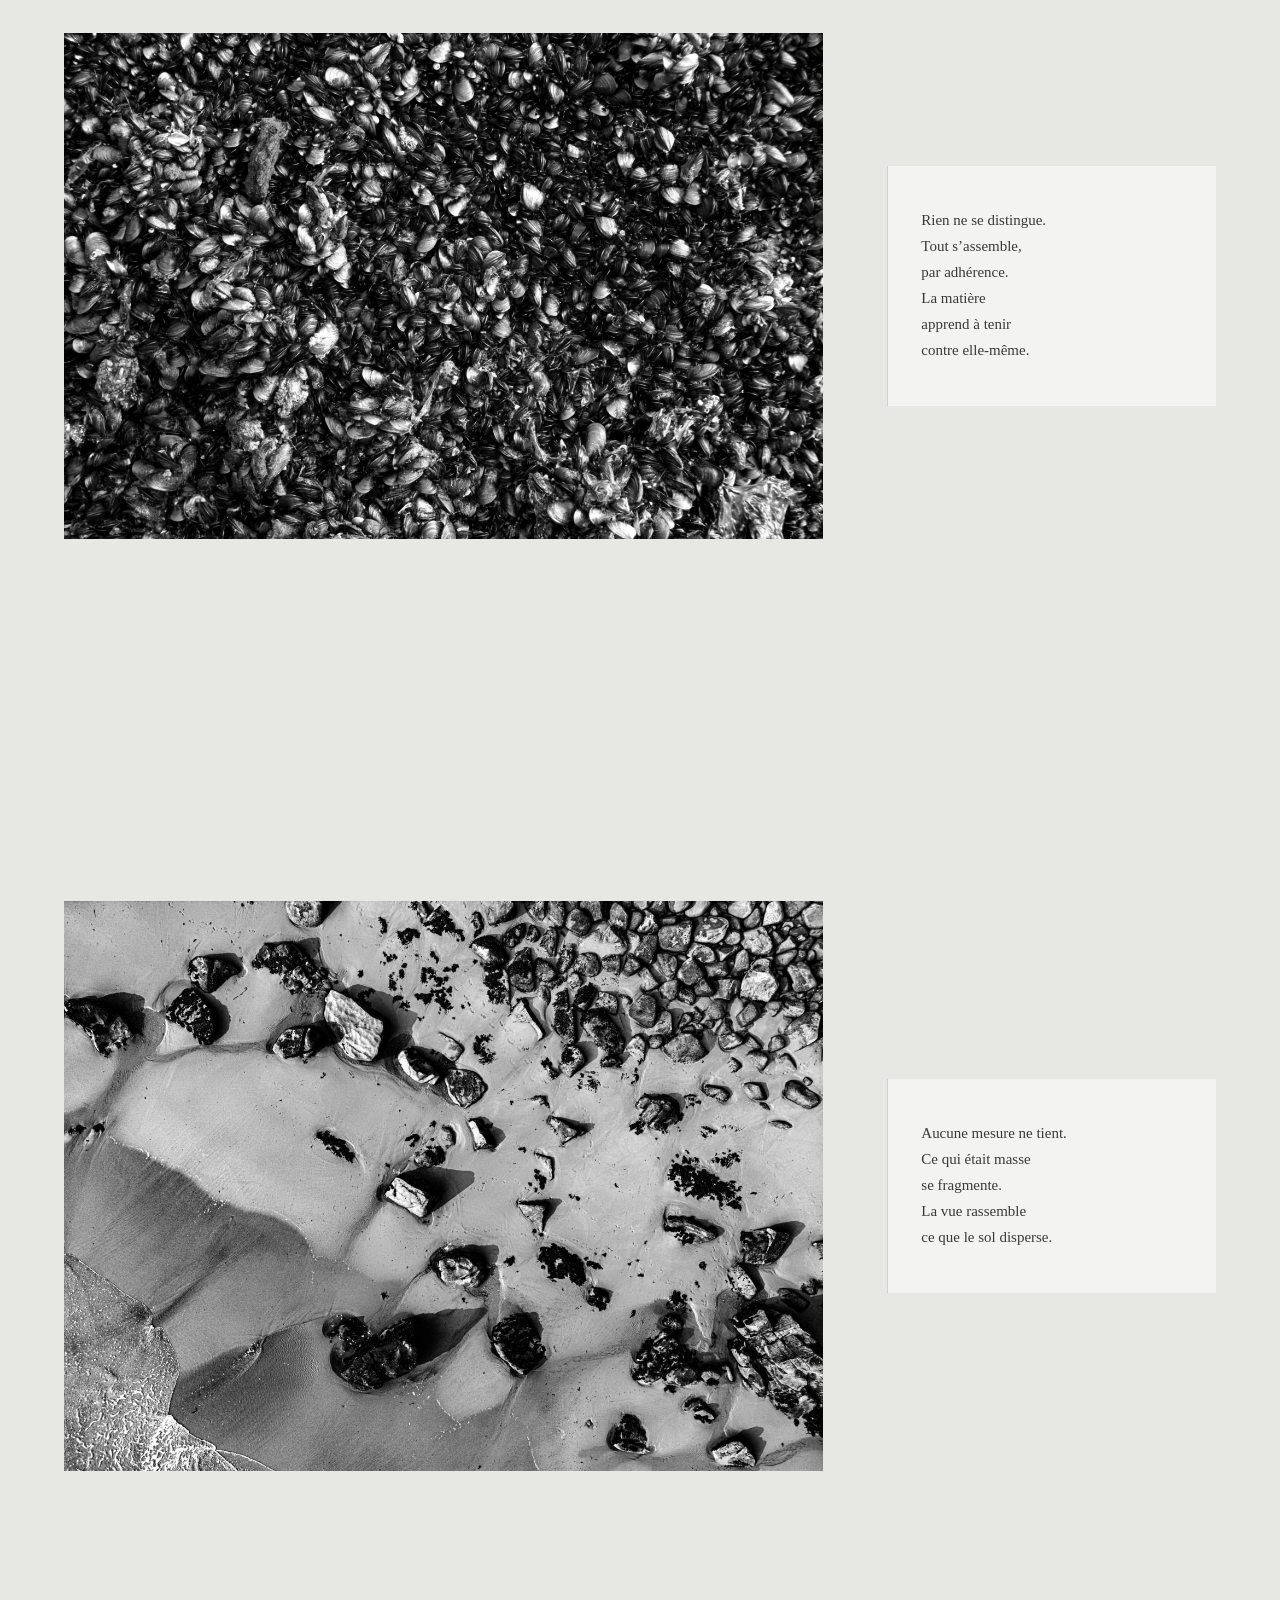
<file: ame-du-noir-et-blanc.html>
<!DOCTYPE html>

<html lang="fr">
<head>
<meta charset="utf-8"/><meta content="width=device-width,initial-scale=1" name="viewport"/>
<title>L’âme du noir et blanc — Reynald Begin</title>
<link href="assets/css/style.css" rel="stylesheet"/><link href="assets/css/expositions.css" rel="stylesheet"/>

</head>
<body class="room-page room-02">
<header class="site-header">
<a class="name" href="index.html">REYNALD BEGIN</a>
<nav><a href="expositions.html">Expositions</a><a href="index.html#apropos">À propos</a><a data-contact-mail="" href="mailto:contact@reynald-begin.fr" rel="noopener noreferrer" target="_blank">Contact</a></nav>
</header>
<main class="serie-main">
<section class="serie-title room-title"><p class="room-title-num">SALLE <strong>02</strong></p><h1>L’âme du noir et blanc</h1><p class="room-title-meta">Octobre 2026 · 22 photographies</p></section>
<section class="book-pages opening-pages">
<figure><img alt="Couverture de L’âme du noir et blanc" src="assets/series/ame/book/couverture.jpg"/></figure>
<figure class="wall-text-panel">
  <div class="wall-text-inner">
    <h3>Le cadrage de l’infini</h3>
    <p>Il y a dans chaque image un soupçon de démesure. Un éclat d’espace, un battement du monde suspendu.</p>
    <p>Photographier, ce n’est pas arrêter&nbsp;: c’est retenir l’élan, le saisir avant qu’il ne s’efface.</p>
    <p>À travers le viseur, je regarde un monde sans bords. Je n’en retiens que mon œil, un instant, un geste, un souffle.</p>
    <p>Et pourtant, j’ose&nbsp;: je réduis l’infini au silence d’un rectangle.</p>
    <p>Le cadre n’est pas une prison. Il est une frontière perméable, une invitation à deviner ce qui déborde.</p>
    <p>La lumière circule, le vent traverse. L’image est fixe, mais ce qu’elle contient palpite encore.</p>
    <p>Parfois, l’évidence se voile. Le monde s’absente pour mieux apparaître.</p>
    <p>Alors je marche, je m’arrête, je cadre.</p>
    <p>Cette série est une traversée de paysages réels et intérieurs, une tentative de faire tenir l’invisible dans le visible&nbsp;— non pas une scène, mais un passage.</p>
  </div>
</figure>
<figure class="wall-text-panel">
  <div class="wall-text-inner">
    <h3>Cette densité est la mémoire<br>de la lumière.</h3>
    <p>Ces images ne cherchent pas à raconter.</p>
    <p>Elles écoutent.</p>
  </div>
</figure>
</section>
<section class="serie-sequence">
<h2 class="sequence-title">Le Silence du Monde</h2><figure class="serie-photo">
<img alt="" decoding="async" loading="lazy" src="assets/series/ame/01.jpg"/>
<figcaption class="book-text">Le vent s’est tu avec les arbres.<br/>La forêt qui s’arrête derrière moi<br/>laisse apparaître la montagne.<br/>Silence.</figcaption>
</figure><figure class="serie-photo">
<img alt="" decoding="async" loading="lazy" src="assets/series/ame/02.jpg"/>
<figcaption class="book-text">Le ciel se fragmente,<br/>le vide se met en mouvement.<br/>La forme hésite,<br/>se défait déjà.<br/>Ce qui compte<br/>n’est pas la direction,<br/>mais la tenue provisoire<br/>d’un ensemble.<br/>Puis le ciel reprend<br/>sa respiration.</figcaption>
</figure><figure class="serie-photo">
<img alt="" decoding="async" loading="lazy" src="assets/series/ame/03.jpg"/>
<figcaption class="book-text">Lorsque l’air s’épaissit,<br/>le groupe se resserre.<br/>Immobile.<br/>Une île sombre.</figcaption>
</figure><figure class="serie-photo">
<img alt="" decoding="async" loading="lazy" src="assets/series/ame/04.jpg"/>
<figcaption class="book-text">La ligne glisse.<br/>Sans commencement lisible,<br/>sans point d’arrêt.</figcaption>
</figure><figure class="serie-photo">
<img alt="" decoding="async" loading="lazy" src="assets/series/ame/05.jpg"/>
<figcaption class="book-text">La lumière ne tombe pas.<br/>L’arbre recueille l’air.<br/>L’ombre s’organise autour de lui.</figcaption>
</figure><h2 class="sequence-title">Seuils et Passages</h2><figure class="serie-photo">
<img alt="" decoding="async" loading="lazy" src="assets/series/ame/06.jpg"/>
<figcaption class="book-text">Une limite scintille.<br/>L’air devient visible,<br/>retenu sur un fil.</figcaption>
</figure><figure class="serie-photo">
<img alt="" decoding="async" loading="lazy" src="assets/series/ame/07.jpg"/>
<figcaption class="book-text">La lumière atteint.<br/>Elle ne cherche plus.<br/>Elle frappe une face,<br/>laisse l’autre en attente.<br/>La roche répond.</figcaption>
</figure><figure class="serie-photo">
<img alt="" decoding="async" loading="lazy" src="assets/series/ame/08.jpg"/>
<figcaption class="book-text">Le vent incline l’herbe.<br/>Une ligne glisse,<br/>puis se retire.</figcaption>
</figure><figure class="serie-photo">
<img alt="" decoding="async" loading="lazy" src="assets/series/ame/09.jpg"/>
<figcaption class="book-text">Il se tient dans la brume,<br/>si proche,<br/>si loin.<br/>Au-delà,<br/>tout s’ouvre.</figcaption>
</figure><figure class="serie-photo">
<img alt="" decoding="async" loading="lazy" src="assets/series/ame/10.jpg"/>
<figcaption class="book-text">La lumière s’accumule<br/>entre deux pentes,<br/>sans passage.<br/>L’air bute,<br/>se replie,<br/>demeure suspendu.</figcaption>
</figure><figure class="serie-photo">
<img alt="" decoding="async" loading="lazy" src="assets/series/ame/11.jpg"/>
<figcaption class="book-text">La lumière s’étale.</figcaption>
</figure><h2 class="sequence-title">Présence des choses</h2><figure class="serie-photo">
<img alt="" decoding="async" loading="lazy" src="assets/series/ame/12.jpg"/>
<figcaption class="book-text">La même courbe<br/>passe du ciel<br/>à la pierre.<br/>Ce qui était éther<br/>devient matière.</figcaption>
</figure><figure class="serie-photo">
<img alt="" decoding="async" loading="lazy" src="assets/series/ame/13.jpg"/>
<figcaption class="book-text">Rien ne se distingue.<br/>Tout s’assemble,<br/>par adhérence.<br/>La matière<br/>apprend à tenir<br/>contre elle-même.</figcaption>
</figure><figure class="serie-photo">
<img alt="" decoding="async" loading="lazy" src="assets/series/ame/14.jpg"/>
<figcaption class="book-text">Aucune mesure ne tient.<br/>Ce qui était masse<br/>se fragmente.<br/>La vue rassemble<br/>ce que le sol disperse.</figcaption>
</figure><figure class="serie-photo">
<img alt="" decoding="async" loading="lazy" src="assets/series/ame/15.jpg"/>
<figcaption class="book-text">Le galet s’effrite.<br/>La matière<br/>devient grain.</figcaption>
</figure><figure class="serie-photo">
<img alt="" decoding="async" loading="lazy" src="assets/series/ame/16.jpg"/>
<figcaption class="book-text">La forme s’efface.<br/>Un rythme demeure.</figcaption>
</figure><figure class="serie-photo">
<img alt="" decoding="async" loading="lazy" src="assets/series/ame/17.jpg"/>
<figcaption class="book-text">Ce qui tenait<br/>se défait.<br/>Il reste<br/>un souffle.</figcaption>
</figure><figure class="serie-photo">
<img alt="" decoding="async" loading="lazy" src="assets/series/ame/18.jpg"/>
<figcaption class="book-text">La matière résiste.<br/>Encore.<br/>Se dresse.</figcaption>
</figure><h2 class="sequence-title">Vers la lumière</h2><figure class="serie-photo">
<img alt="" decoding="async" loading="lazy" src="assets/series/ame/19.jpg"/>
<figcaption class="book-text">La lumière ne tombe plus.<br/>Elle circule.<br/>Elle traverse sans nommer,<br/>se dépose sans s’arrêter.<br/>Il n’y a plus de seuil à franchir,<br/>seulement une continuité lente<br/>où le regard cesse de chercher<br/>et commence à demeurer.</figcaption>
</figure><figure class="serie-photo">
<img alt="" decoding="async" loading="lazy" src="assets/series/ame/20.jpg"/>
<figcaption class="book-text">Le ciel.<br/>L’eau.<br/>Une ligne.</figcaption>
</figure><figure class="serie-photo">
<img alt="" decoding="async" loading="lazy" src="assets/series/ame/21.jpg"/>
<figcaption class="book-text">Tout se mêle.<br/>L’eau s’écrit<br/>en blanc.</figcaption>
</figure><figure class="serie-photo">
<img alt="" decoding="async" loading="lazy" src="assets/series/ame/22.jpg"/>
</figure>
</section>
<section class="book-pages closing-pages">
<figure class="wall-text-panel wall-poem">
  <div class="wall-text-inner">
    <p>L’âme est l’ombre entre les lumières,<br>Un souffle pâle aux pas légers,<br>Un chant voilé dans la poussière,<br>Un battement long à figer.</p>
    <p>Elle est ce qui s’ancre dans le noir,<br>Ce qui affleure au bord du blanc,<br>Un lent frisson dans la mémoire<br>D’un éclat retenu dans l’instant.</p>
    <p>C’est un écho, sans source d’origine,<br>Une présence aux reflets mouvants,<br>Un fil de vie que l’art dessine,<br>Un souffle nu, presque vivant.</p>
    <p>Entre le noir et le blanc,<br>le monde ne disparaît pas.</p>
    <p>Il change d’état.</p>
  </div>
</figure>
</section>
<nav class="serie-end">
<a href="expositions.html">← Expositions</a>
<a href="une-seconde-traversee.html">Une seconde traversée →</a>
</nav>
</main>
<script defer="" src="assets/js/site.js"></script>
</body></html>
</file>
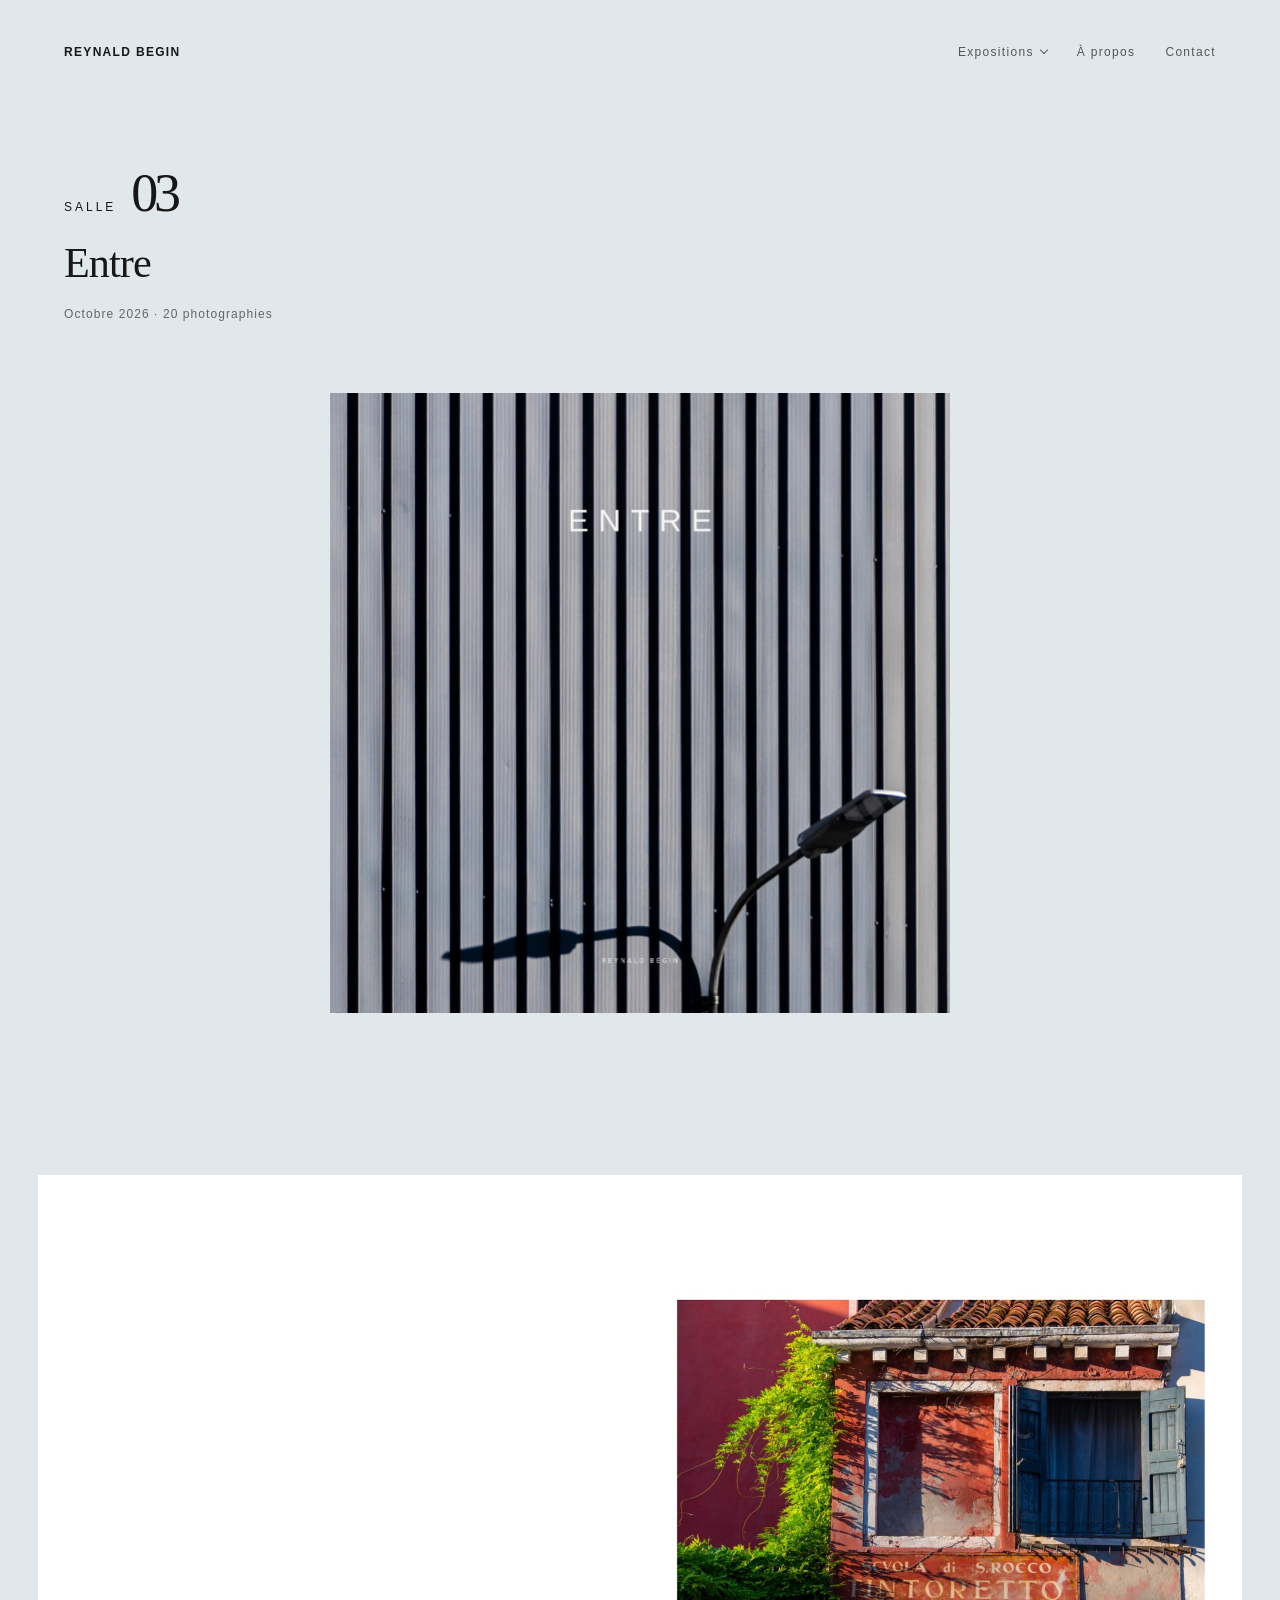
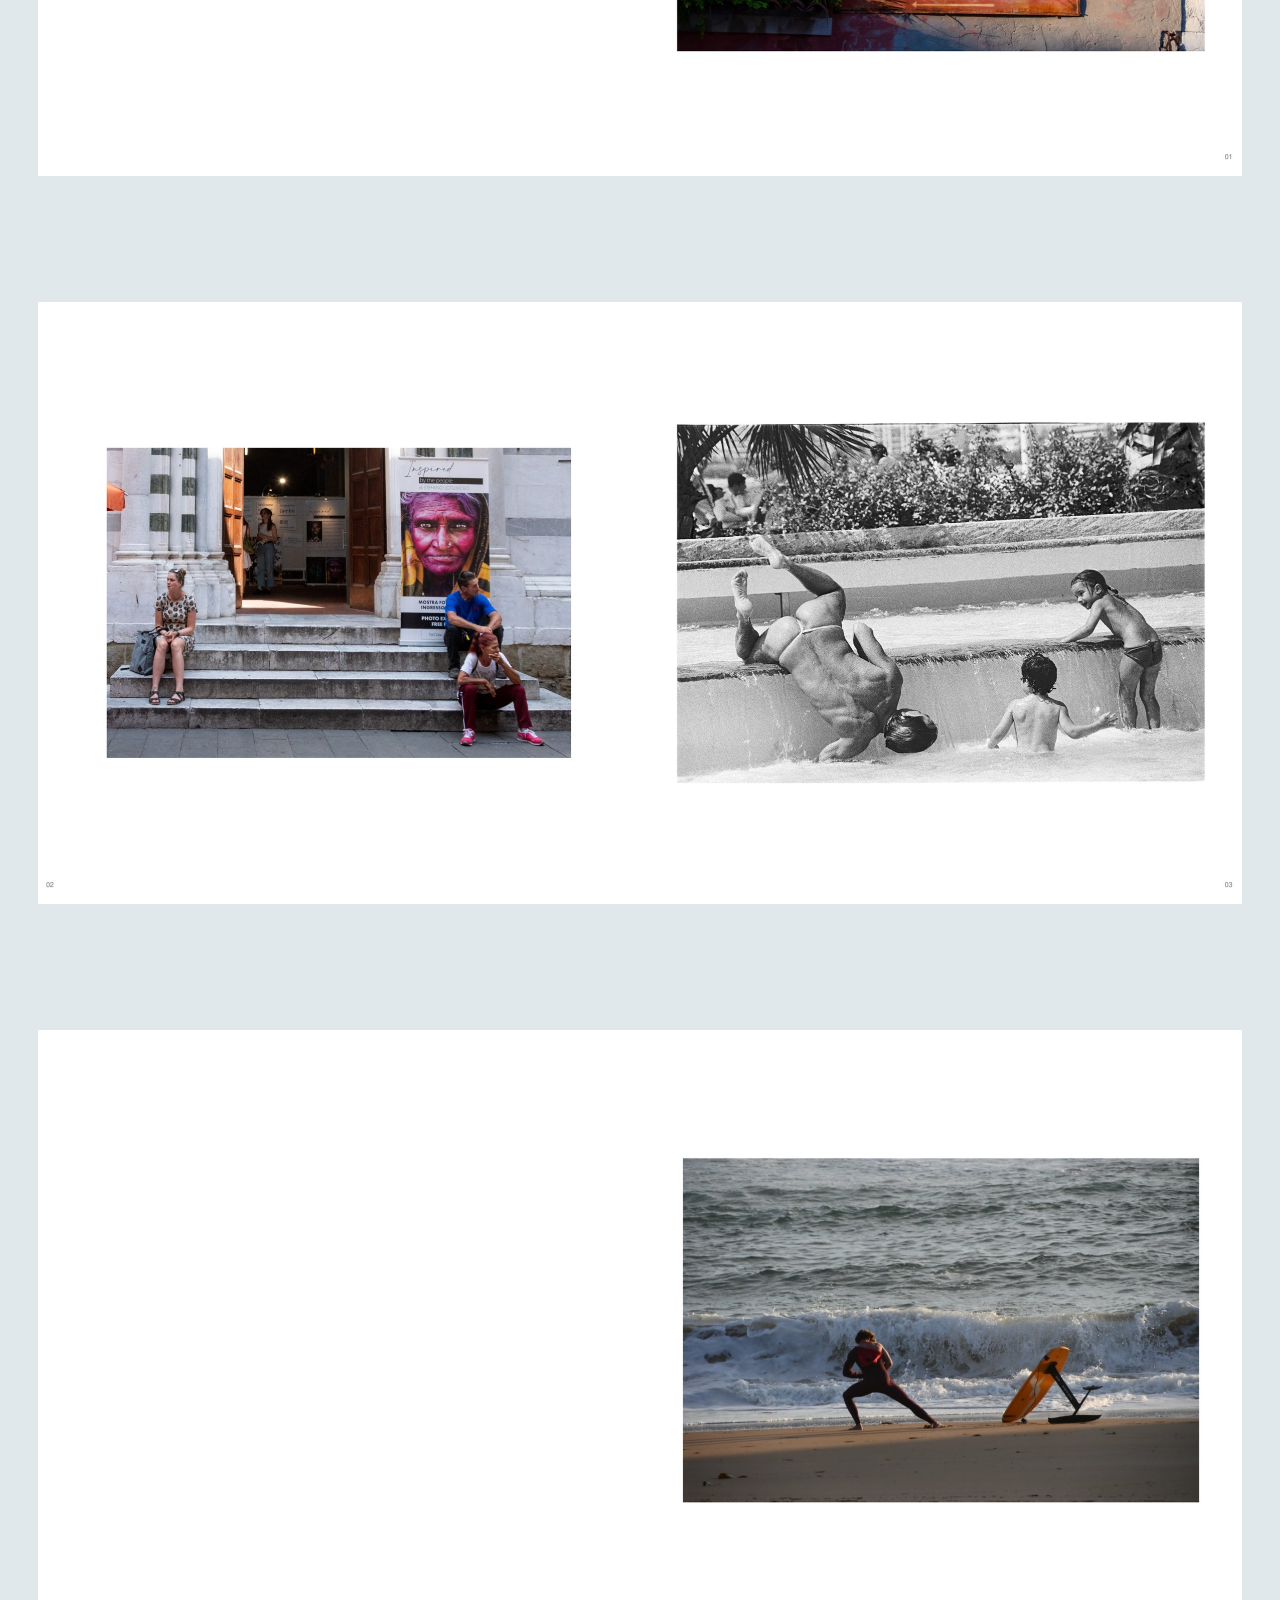
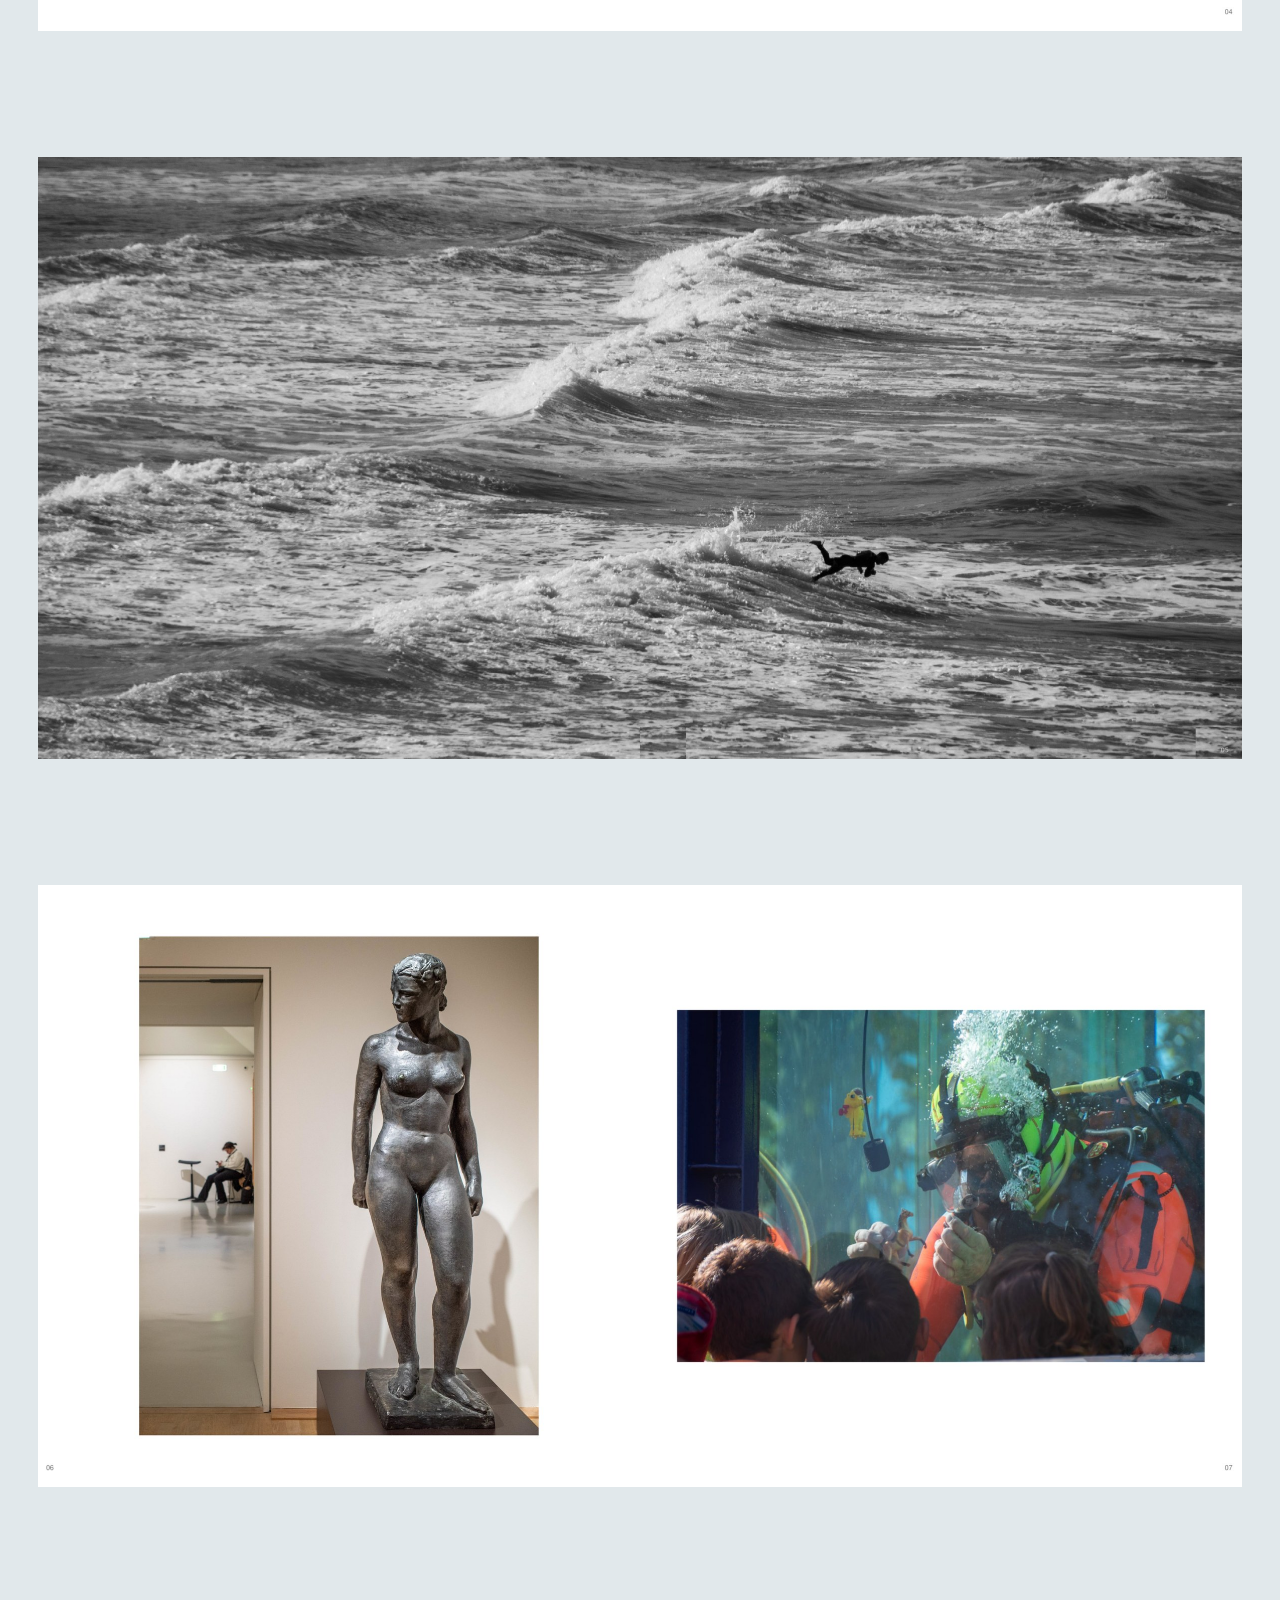
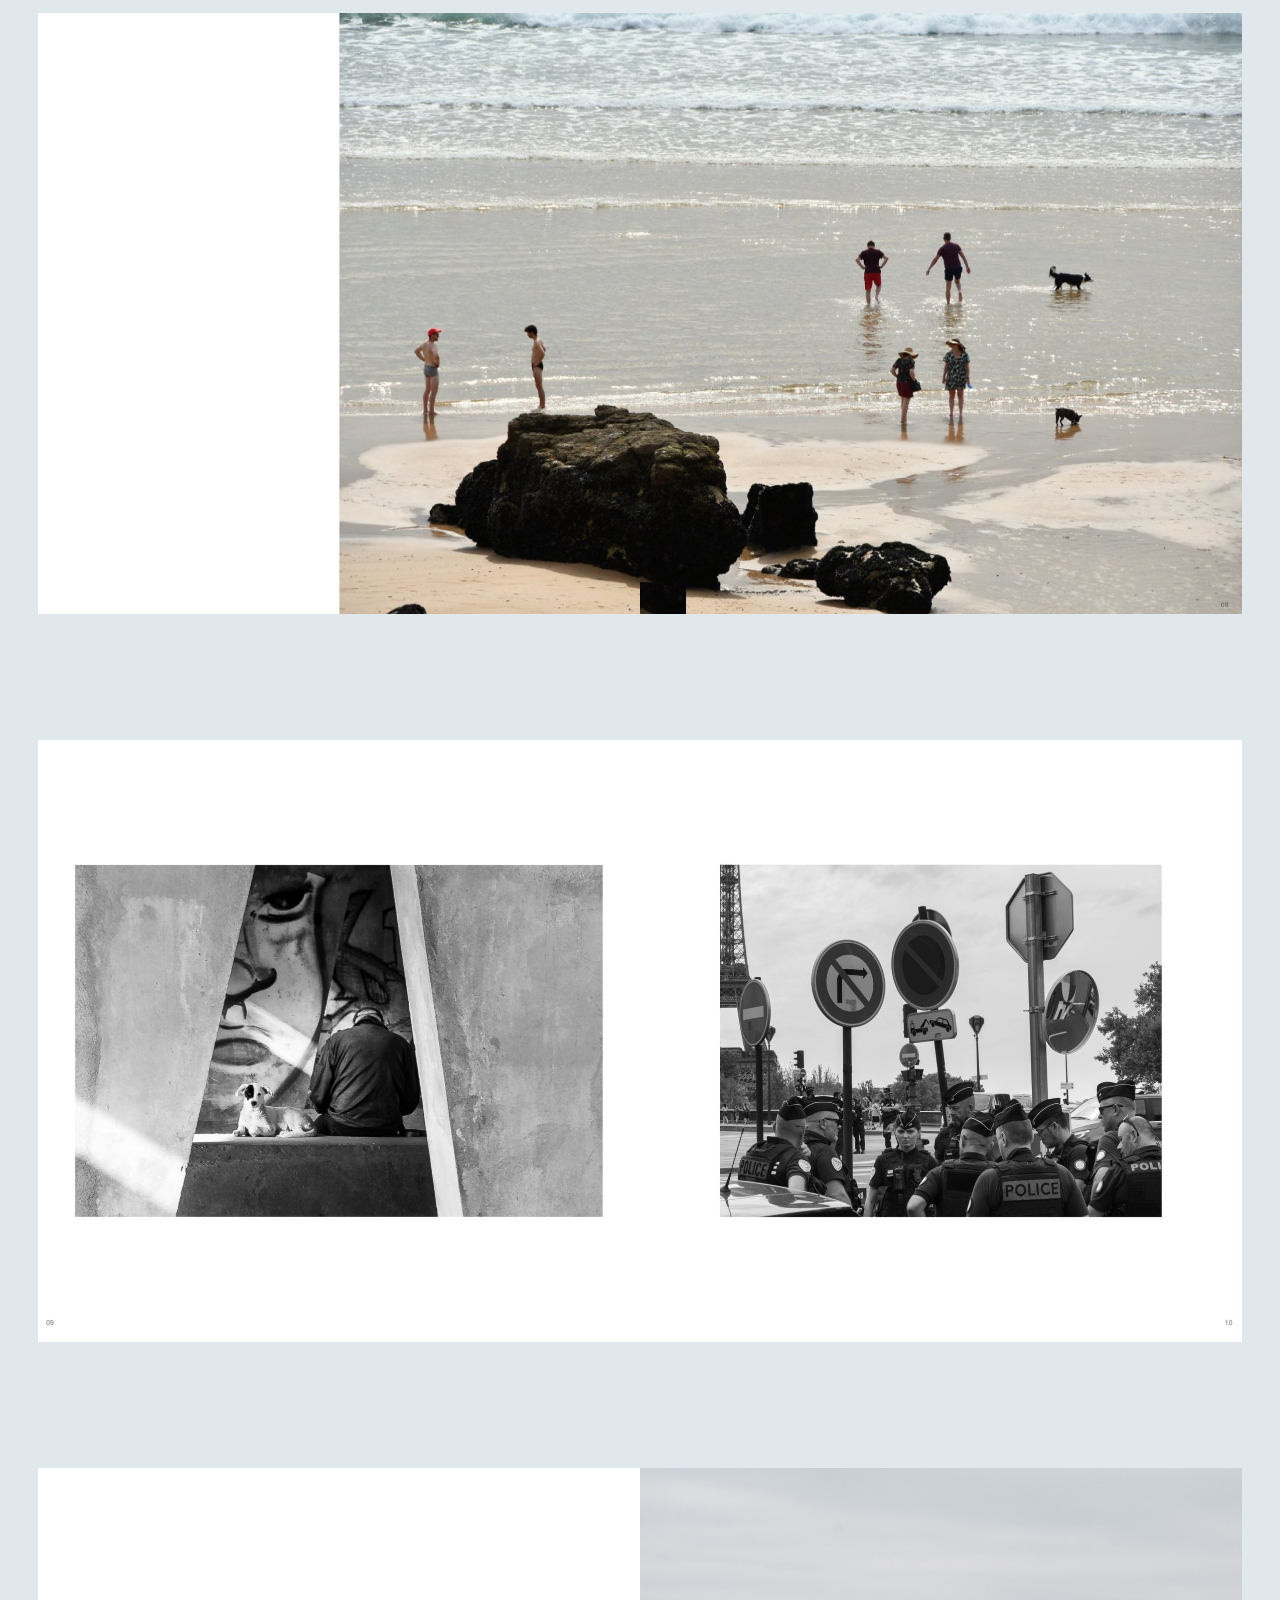
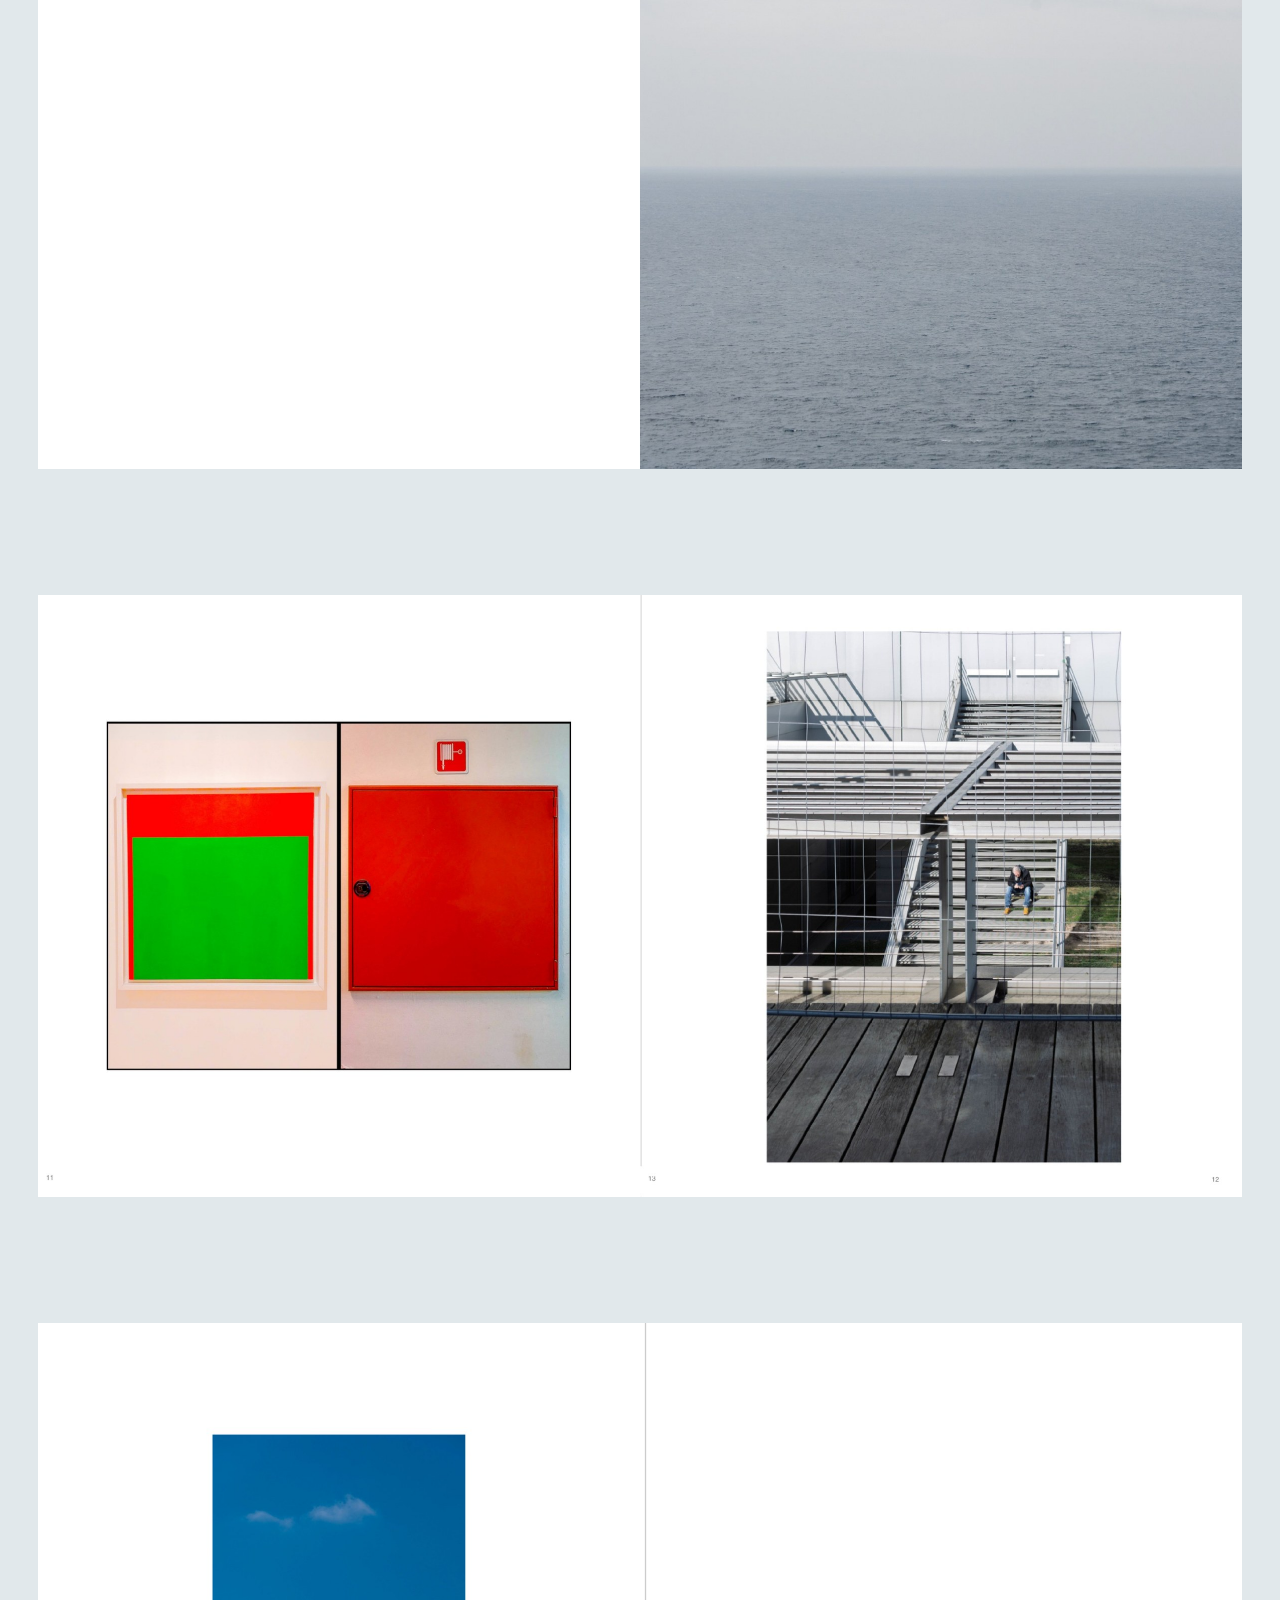
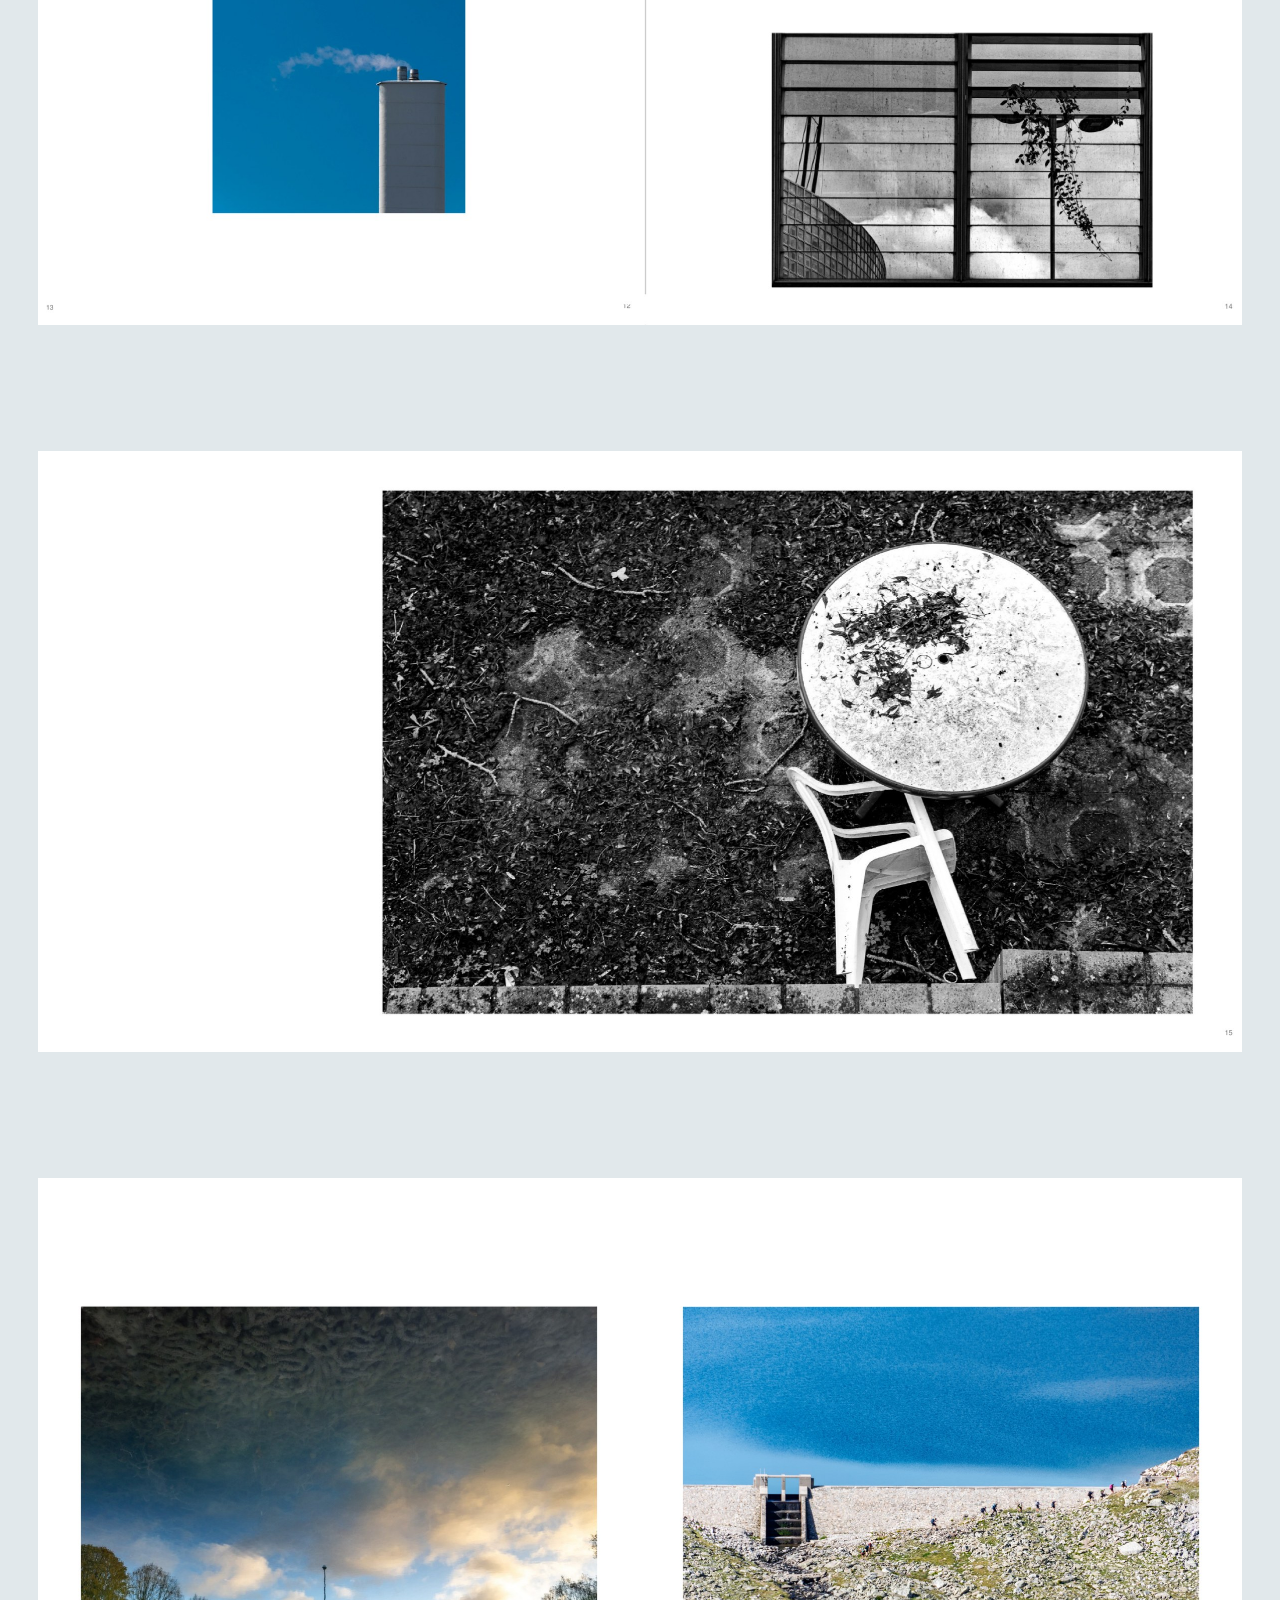
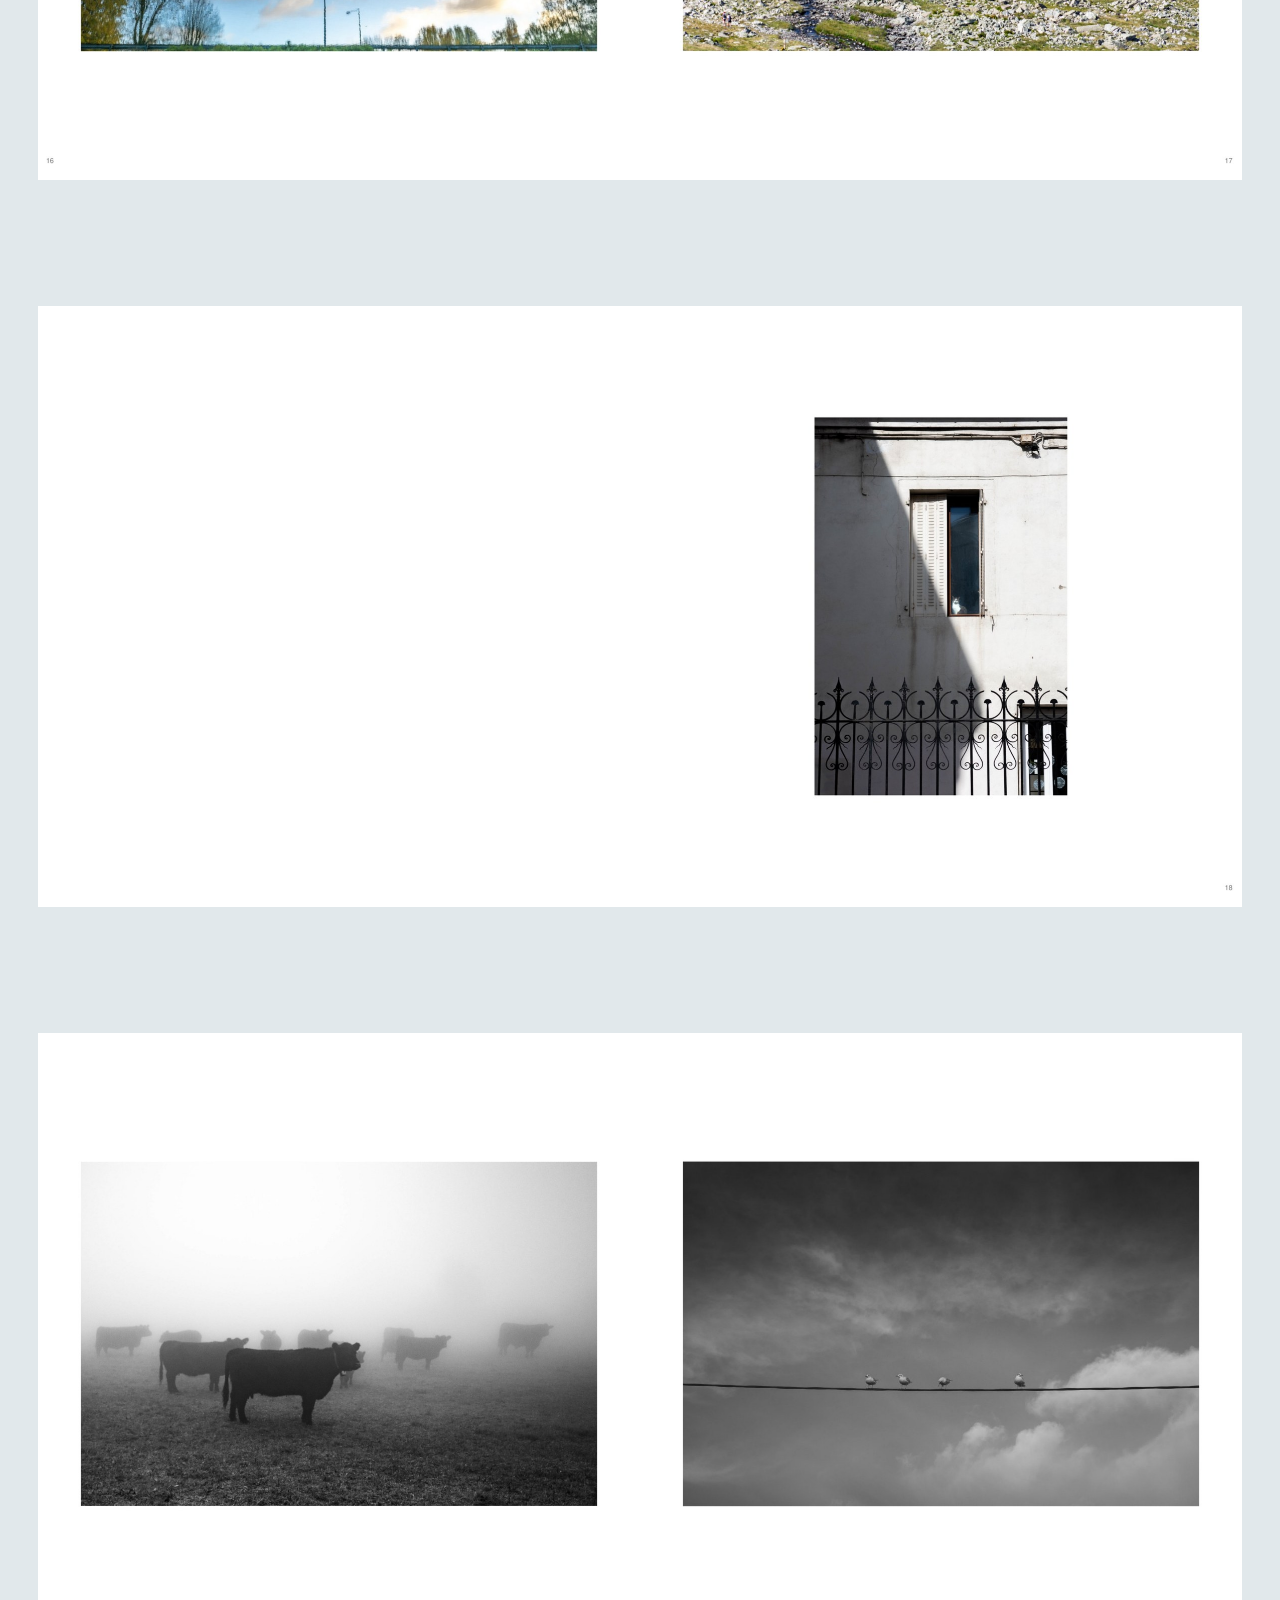
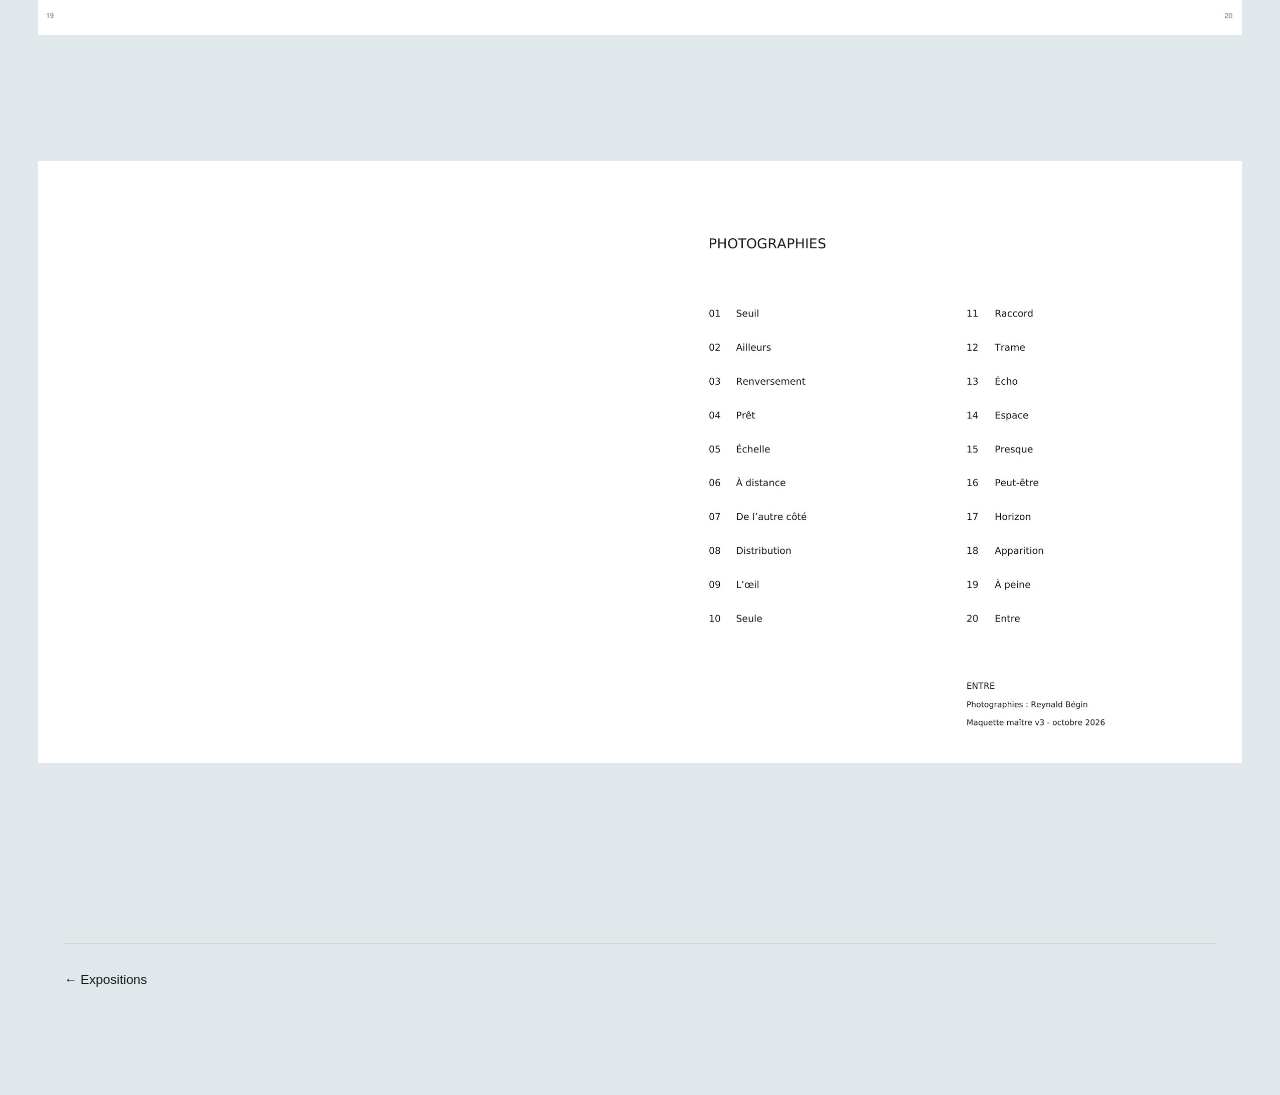
<file: entre.html>
<!DOCTYPE html>

<html lang="fr">
<head>
<meta charset="utf-8"/>
<meta content="width=device-width,initial-scale=1" name="viewport"/>
<title>Entre — Reynald Begin</title>
<link href="assets/css/style.css" rel="stylesheet"/><link href="assets/css/expositions.css" rel="stylesheet"/>

</head>
<body class="room-page room-03">
<header class="site-header">
<a class="name" href="index.html">REYNALD BEGIN</a>
<nav><a href="expositions.html">Expositions</a><a href="index.html#apropos">À propos</a><a data-contact-mail="" href="mailto:contact@reynald-begin.fr" rel="noopener noreferrer" target="_blank">Contact</a></nav>
</header>
<main class="entre-main">
<header class="serie-title room-title"><p class="room-title-num">SALLE <strong>03</strong></p><h1>Entre</h1><p class="room-title-meta">Octobre 2026 · 20 photographies</p></header>
<figure class="entre-cover"><img alt="Couverture de Entre" src="assets/series/entre/couverture.jpg"/></figure>
<section class="entre-spreads">
<figure class="entre-spread"><img alt="" decoding="async" loading="lazy" src="assets/series/entre/spread-02-03.jpg"/></figure>
<figure class="entre-spread"><img alt="" decoding="async" loading="lazy" src="assets/series/entre/spread-04-05.jpg"/></figure>
<figure class="entre-spread"><img alt="" decoding="async" loading="lazy" src="assets/series/entre/spread-06-07.jpg"/></figure>
<figure class="entre-spread"><img alt="" decoding="async" loading="lazy" src="assets/series/entre/spread-08-09.jpg"/></figure>
<figure class="entre-spread"><img alt="" decoding="async" loading="lazy" src="assets/series/entre/spread-10-11.jpg"/></figure>
<figure class="entre-spread"><img alt="" decoding="async" loading="lazy" src="assets/series/entre/spread-12-13.jpg"/></figure>
<figure class="entre-spread"><img alt="" decoding="async" loading="lazy" src="assets/series/entre/spread-14-15.jpg"/></figure>
<figure class="entre-spread"><img alt="" decoding="async" loading="lazy" src="assets/series/entre/spread-16-17.jpg"/></figure>
<figure class="entre-spread"><img alt="" decoding="async" loading="lazy" src="assets/series/entre/spread-18-19.jpg"/></figure>
<figure class="entre-spread"><img alt="" decoding="async" loading="lazy" src="assets/series/entre/spread-20-21.jpg"/></figure>
<figure class="entre-spread"><img alt="" decoding="async" loading="lazy" src="assets/series/entre/spread-22-23.jpg"/></figure>
<figure class="entre-spread"><img alt="" decoding="async" loading="lazy" src="assets/series/entre/spread-24-25.jpg"/></figure>
<figure class="entre-spread"><img alt="" decoding="async" loading="lazy" src="assets/series/entre/spread-26-27.jpg"/></figure>
<figure class="entre-spread"><img alt="" decoding="async" loading="lazy" src="assets/series/entre/spread-28-29.jpg"/></figure>
<figure class="entre-spread"><img alt="" decoding="async" loading="lazy" src="assets/series/entre/spread-30-31.jpg"/></figure>
</section>
<nav class="serie-end"><a href="expositions.html">← Expositions</a></nav>
</main>
<script defer="" src="assets/js/site.js"></script>
</body>
</html>
</file>
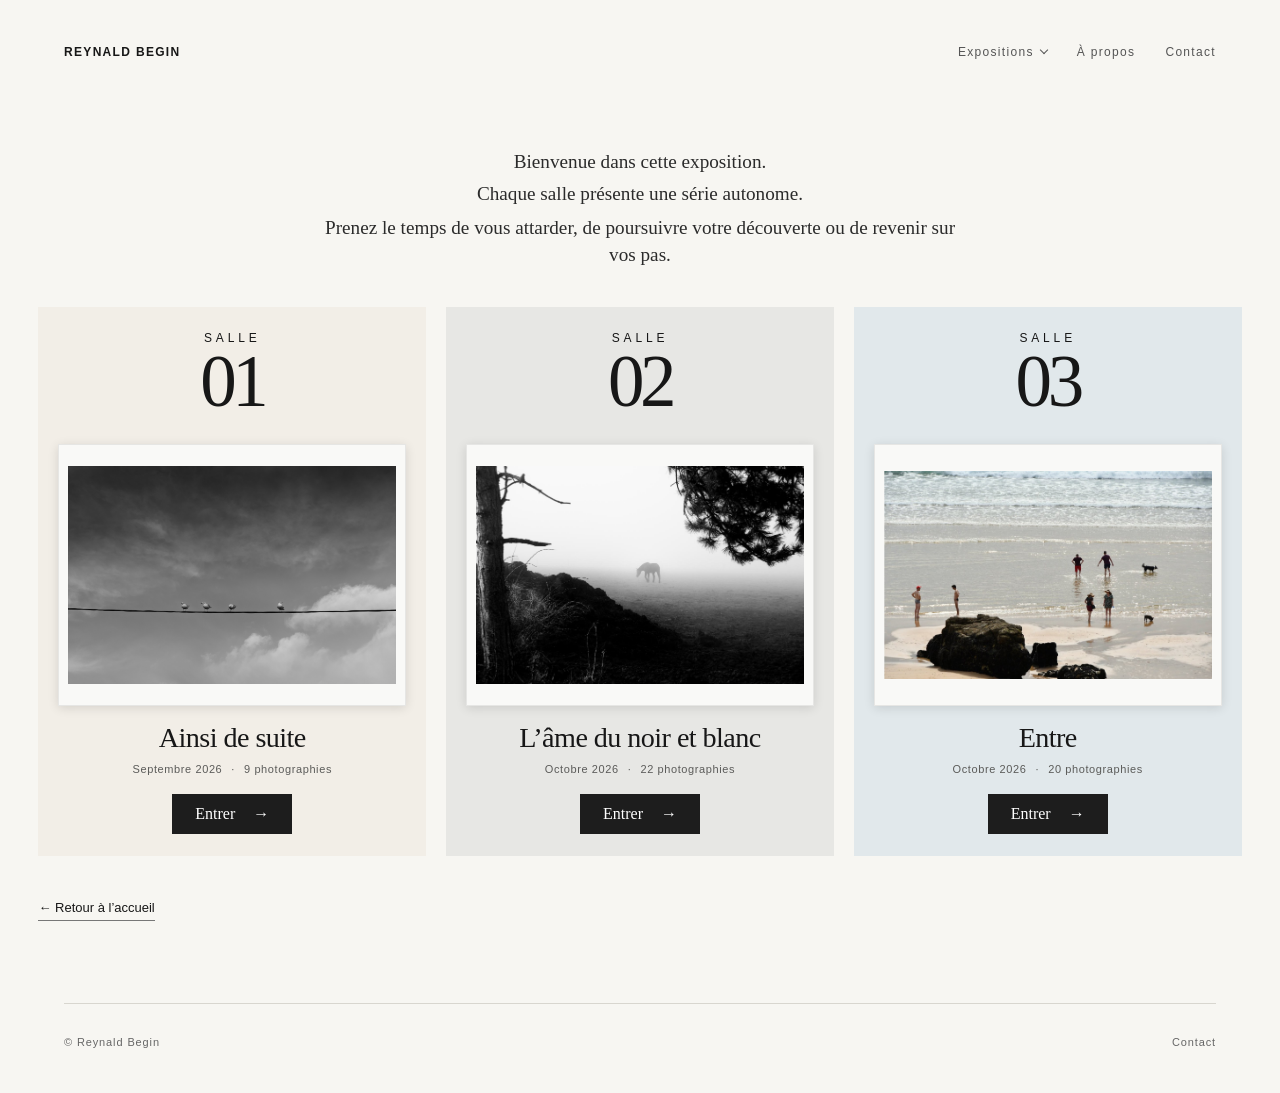
<file: expositions.html>
<!doctype html>
<html lang="fr"><head>
<meta charset="utf-8"><meta name="viewport" content="width=device-width,initial-scale=1">
<title>Expositions — Reynald Begin</title>
<link rel="stylesheet" href="assets/css/style.css"><link rel="stylesheet" href="assets/css/expositions.css">
</head><body class="expositions-page">
<header class="site-header">
<a class="name" href="index.html">REYNALD BEGIN</a>
<nav><a href="expositions.html">Expositions</a><a href="index.html#apropos">À propos</a><a data-contact-mail="" href="mailto:contact@reynald-begin.fr" rel="noopener noreferrer" target="_blank">Contact</a></nav>
</header>
<main class="exhibitions-main">

<section class="exhibitions-welcome" aria-label="Bienvenue dans cette exposition">
  <div class="welcome-inner">
    <div class="welcome-visit">
      <p>Bienvenue dans cette exposition.</p>
      <p>Chaque salle présente une série autonome.</p>
      <p>Prenez le temps de vous attarder, de poursuivre votre découverte ou de revenir sur vos pas.</p>
    </div>
  </div>
</section>

<section id="salle-01" class="rooms-overview" aria-label="Entrée des salles">
  <div class="rooms-grid">

    <article class="room-card room-01" aria-labelledby="entry-01">
      <p class="room-label"><span>SALLE</span><strong>01</strong></p>
      <a class="room-card-photo" href="ainsi-de-suite.html" aria-label="Entrer dans la salle 01 : Ainsi de suite">
        <img src="assets/series/ainsi/05.jpg" alt="Photographie de la série Ainsi de suite : oiseaux alignés sur un fil" loading="lazy" decoding="async">
      </a>
      <h2 id="entry-01">Ainsi de suite</h2>
      <p class="room-card-meta">Septembre 2026<span class="meta-separator" aria-hidden="true">·</span>9 photographies</p>
      <a class="room-button" href="ainsi-de-suite.html">Entrer <span aria-hidden="true">→</span></a>
    </article>

    <article class="room-card room-02" aria-labelledby="entry-02">
      <p class="room-label"><span>SALLE</span><strong>02</strong></p>
      <a class="room-card-photo" href="ame-du-noir-et-blanc.html" aria-label="Entrer dans la salle 02 : L’âme du noir et blanc">
        <img src="assets/series/ame/09.jpg" alt="Photographie de la série L’âme du noir et blanc : un cheval dans la brume" loading="lazy" decoding="async">
      </a>
      <h2 id="entry-02">L’âme du noir et blanc</h2>
      <p class="room-card-meta">Octobre 2026<span class="meta-separator" aria-hidden="true">·</span>22 photographies</p>
      <a class="room-button" href="ame-du-noir-et-blanc.html">Entrer <span aria-hidden="true">→</span></a>
    </article>

    <article class="room-card room-03" aria-labelledby="entry-03">
      <p class="room-label"><span>SALLE</span><strong>03</strong></p>
      <a class="room-card-photo" href="entre.html" aria-label="Entrer dans la salle 03 : Entre">
        <img src="assets/series/entre/apercu.jpg" alt="Photographie de la série Entre : scène de plage" loading="lazy" decoding="async">
      </a>
      <h2 id="entry-03">Entre</h2>
      <p class="room-card-meta">Octobre 2026<span class="meta-separator" aria-hidden="true">·</span>20 photographies</p>
      <a class="room-button" href="entre.html">Entrer <span aria-hidden="true">→</span></a>
    </article>

  </div>
</section>

<nav class="exhibitions-bottom" aria-label="Retour à l'accueil"><a href="index.html">← Retour à l’accueil</a></nav>
</main>
<footer id="contact"><span>© Reynald Begin</span><a data-contact-mail="" href="mailto:contact@reynald-begin.fr" rel="noopener noreferrer" target="_blank">Contact</a></footer>
<script src="assets/js/site.js" defer></script>
</body></html>
</file>
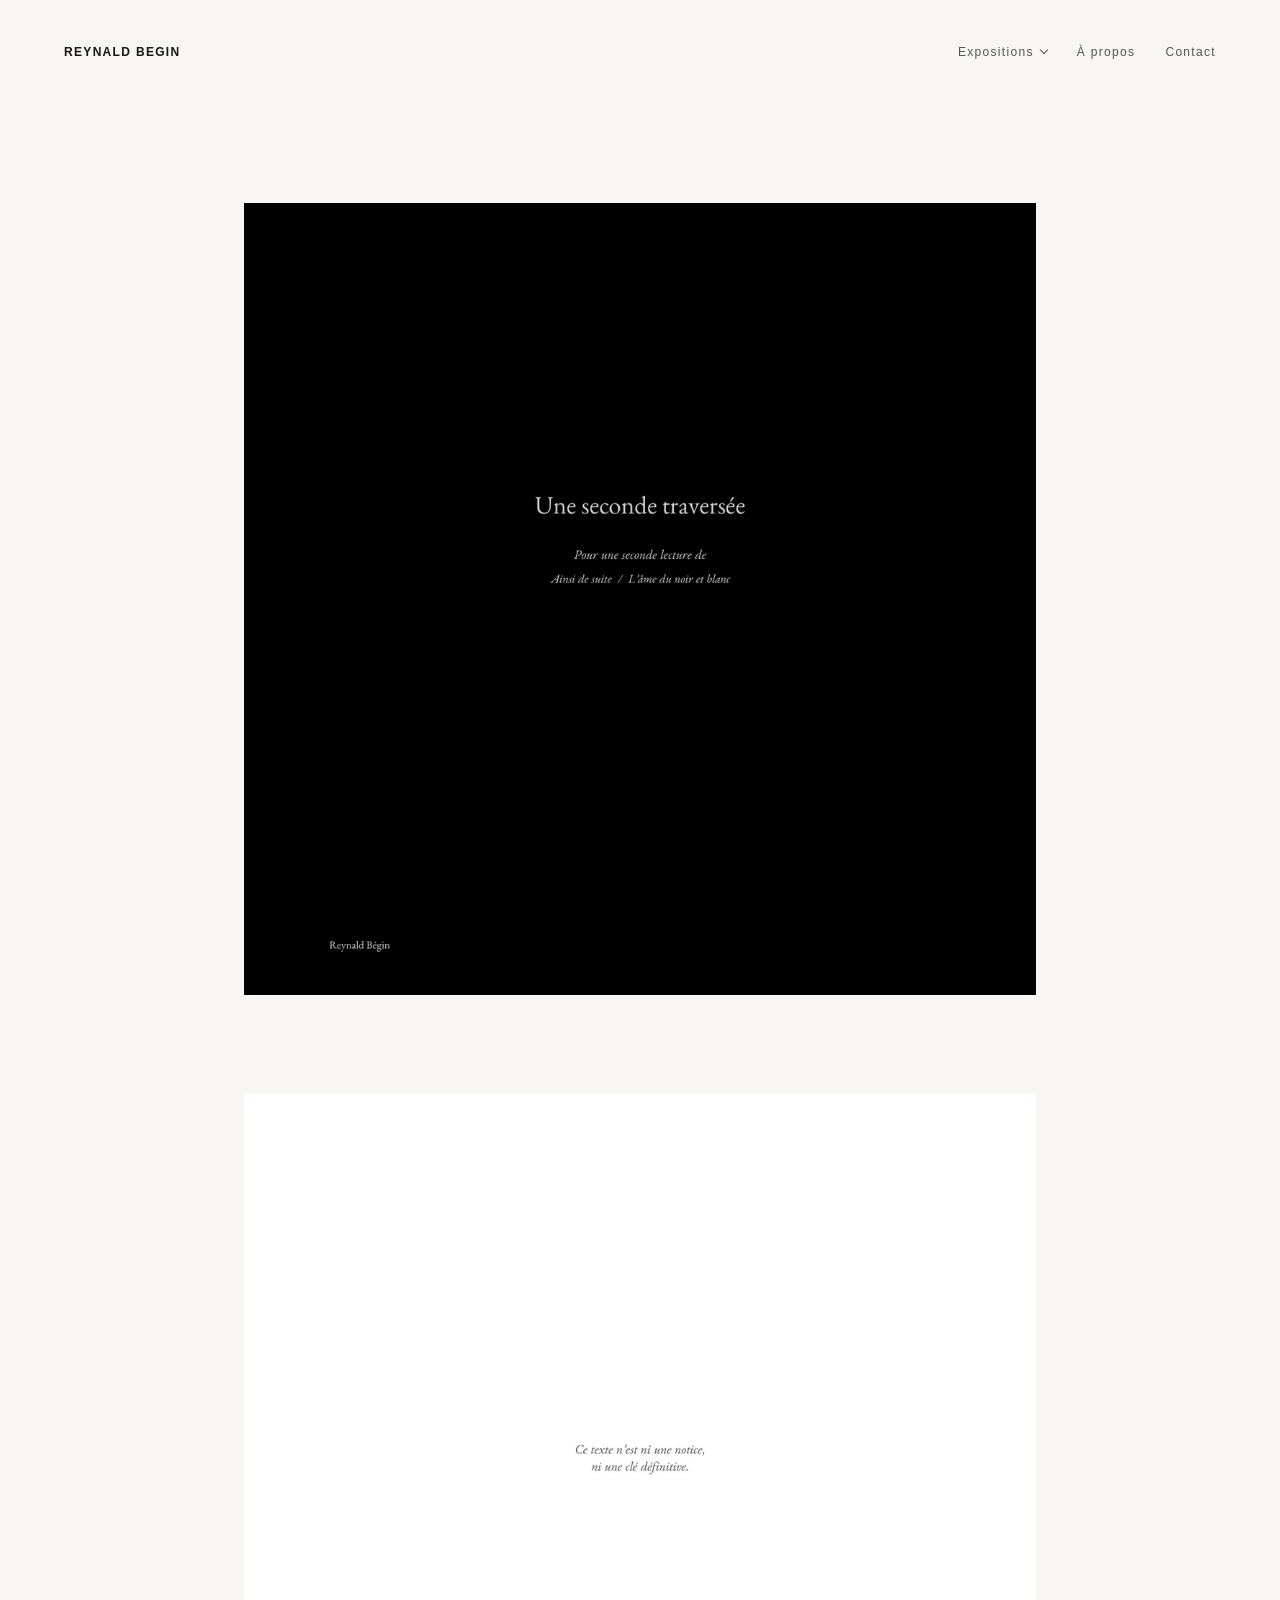
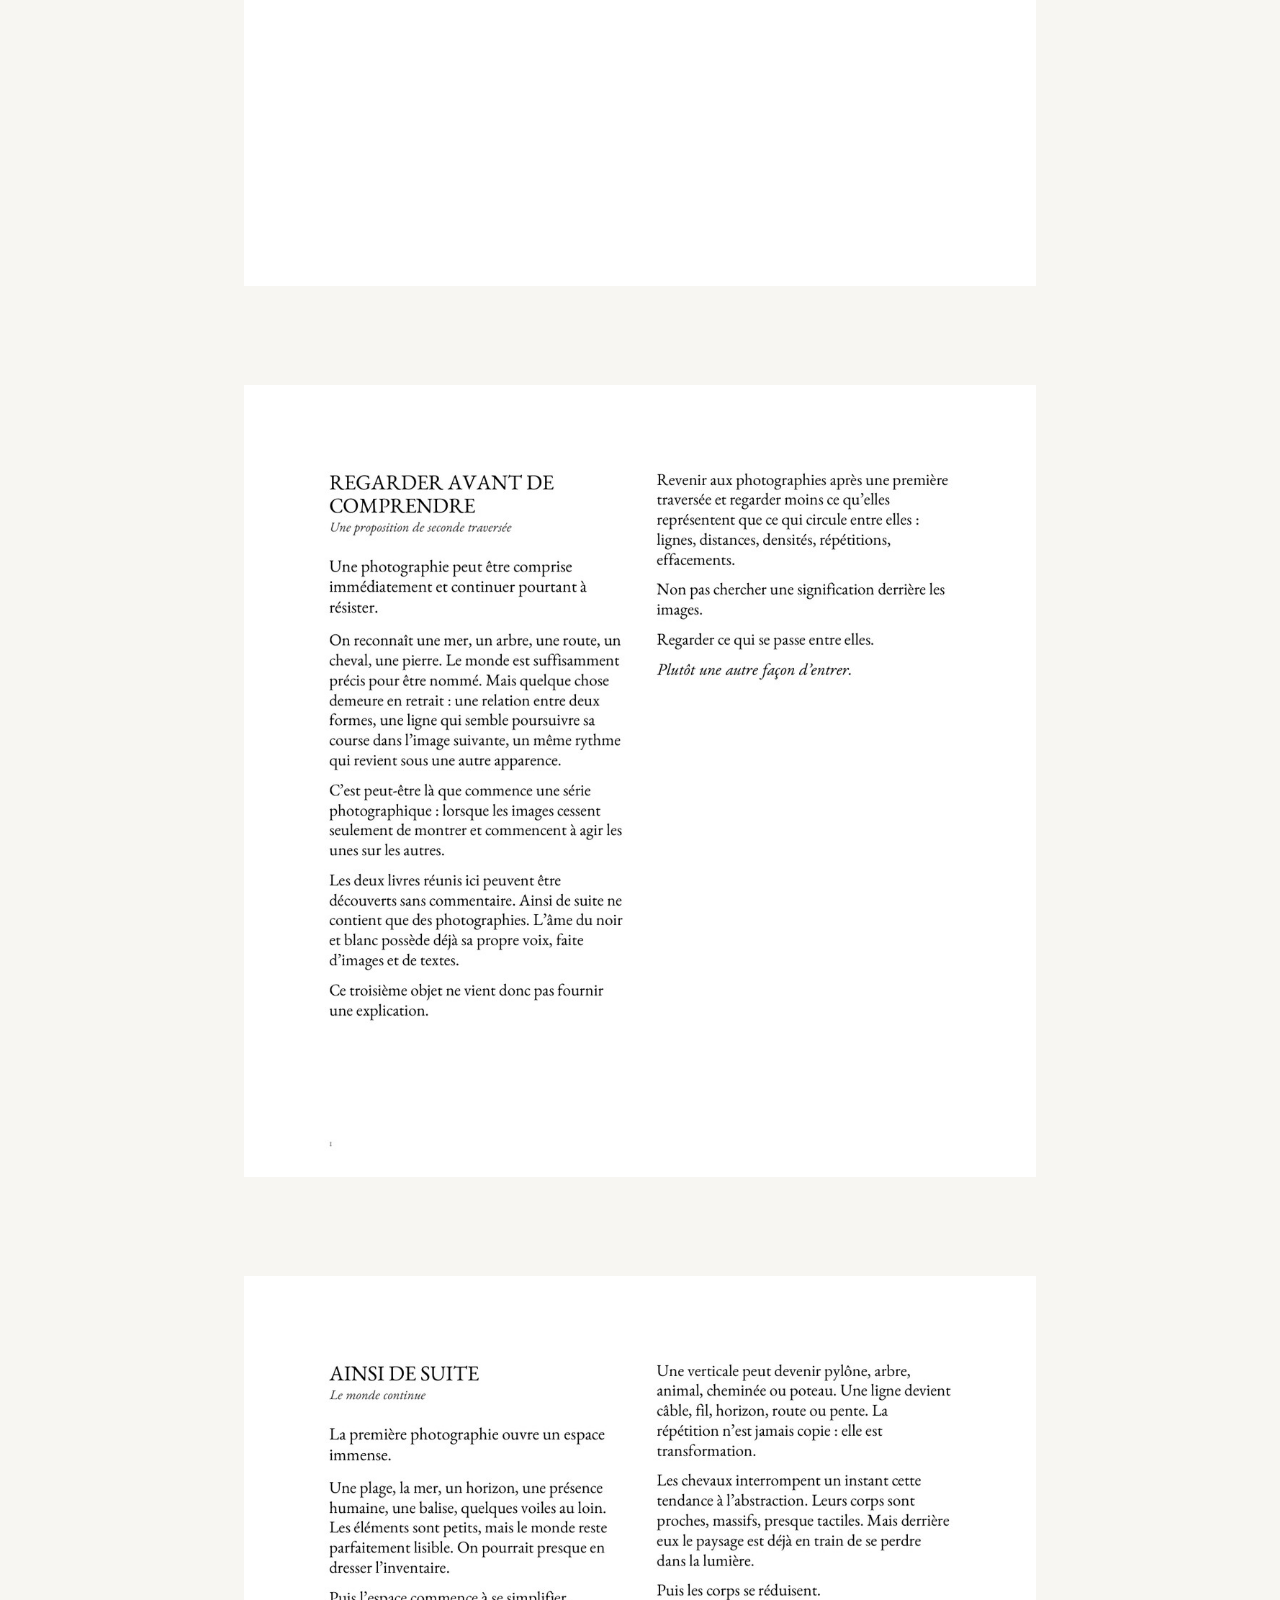
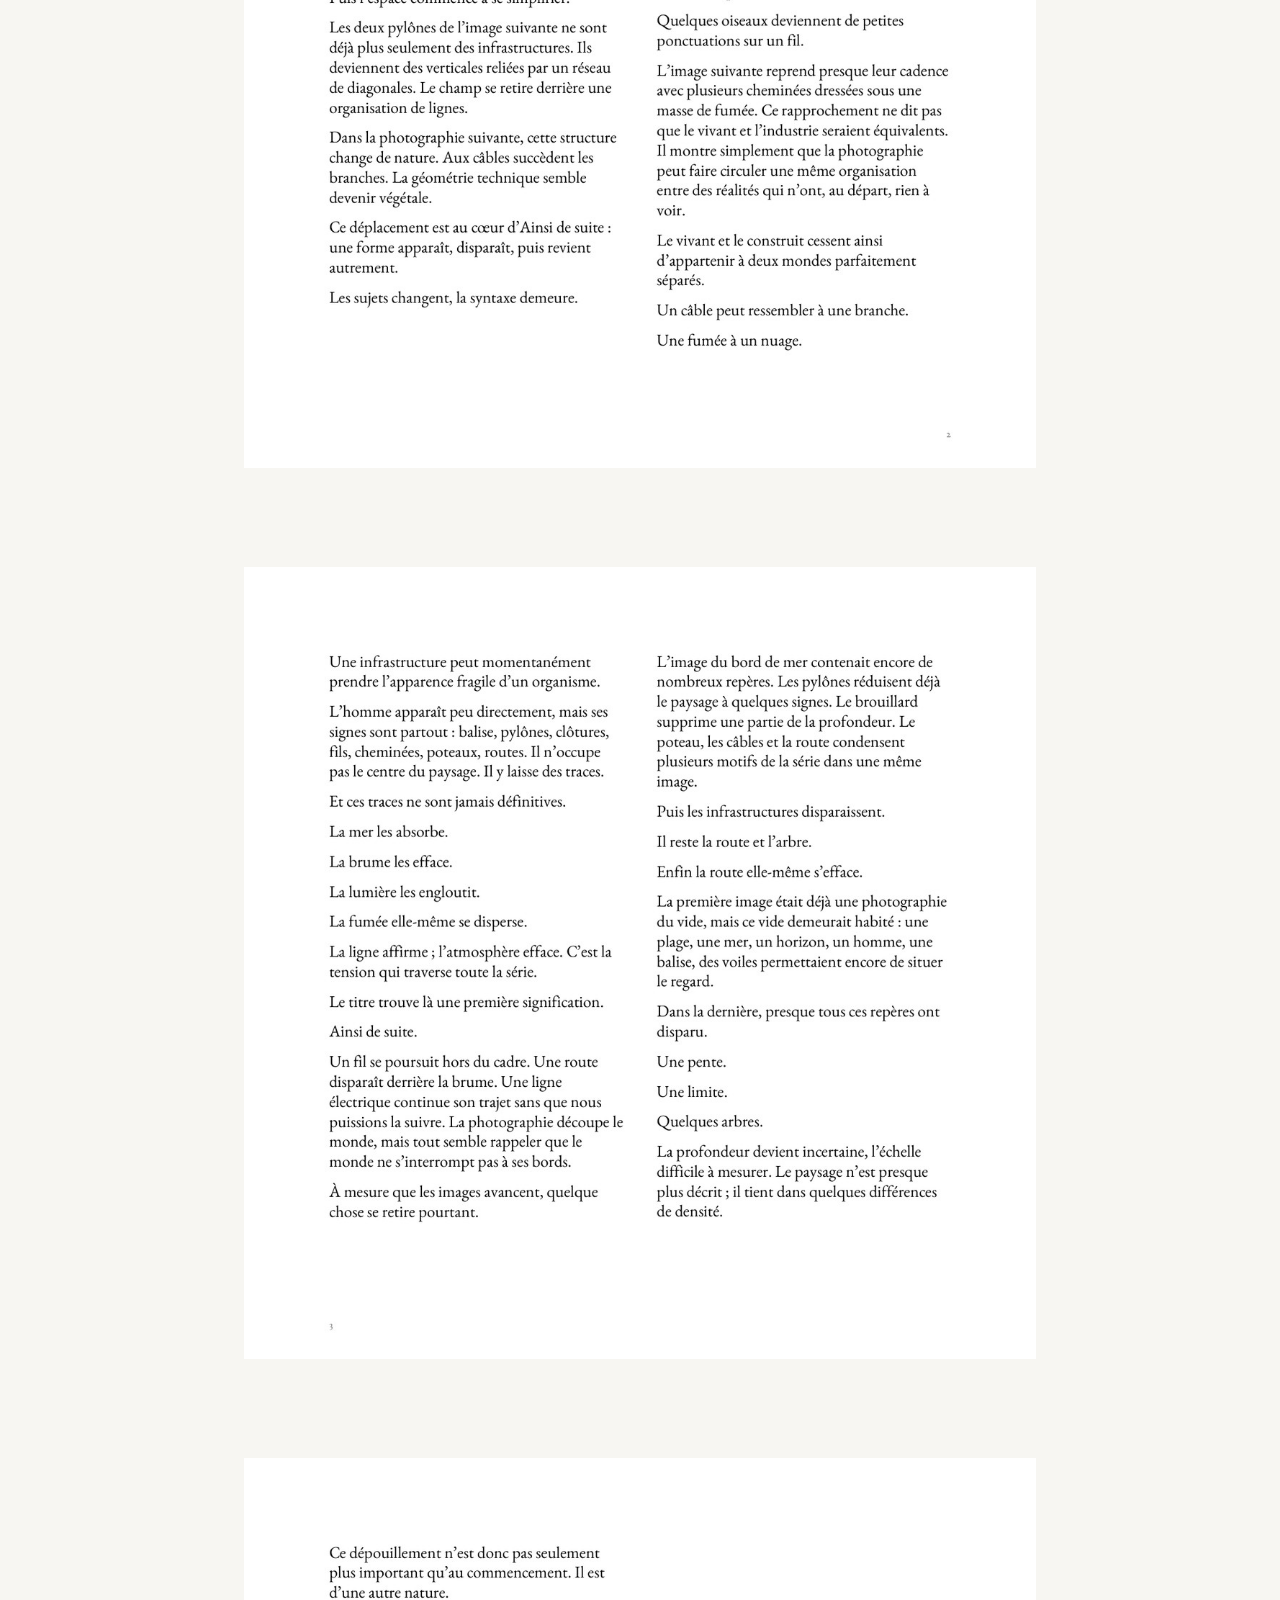
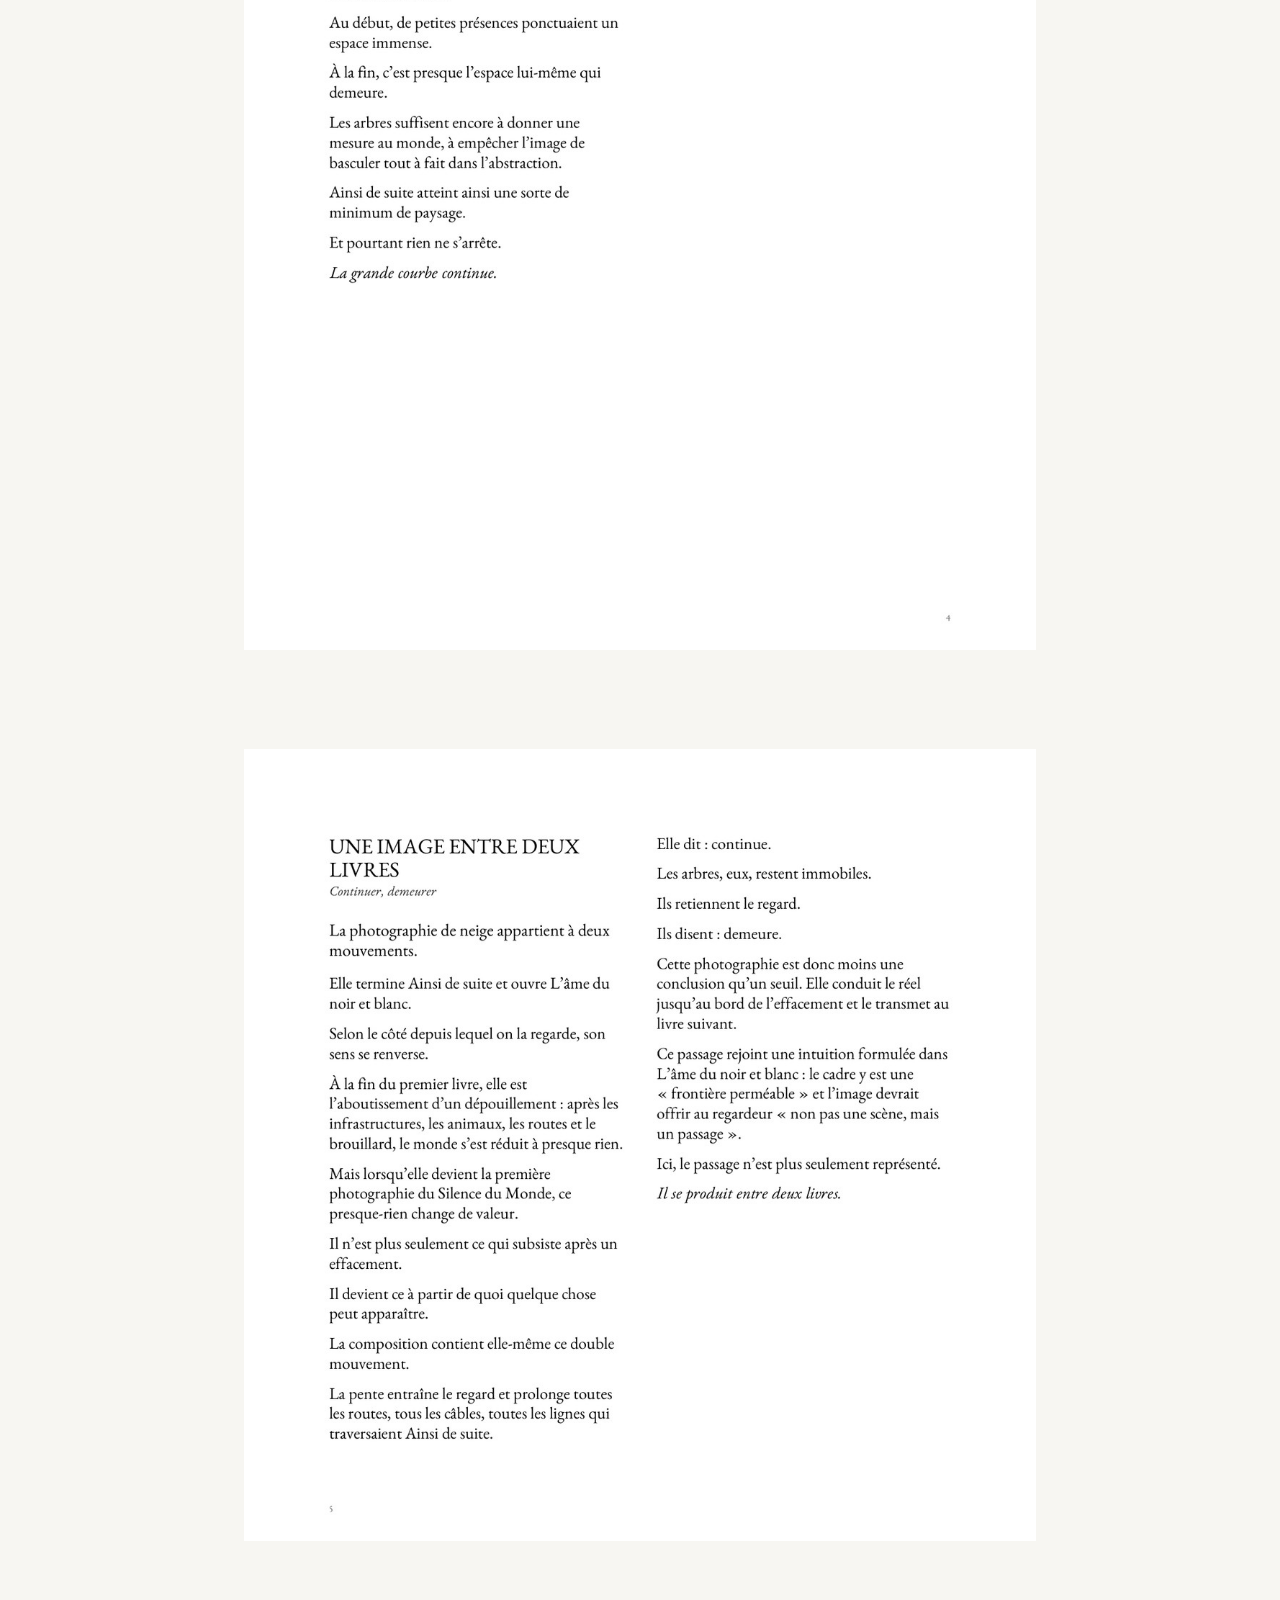
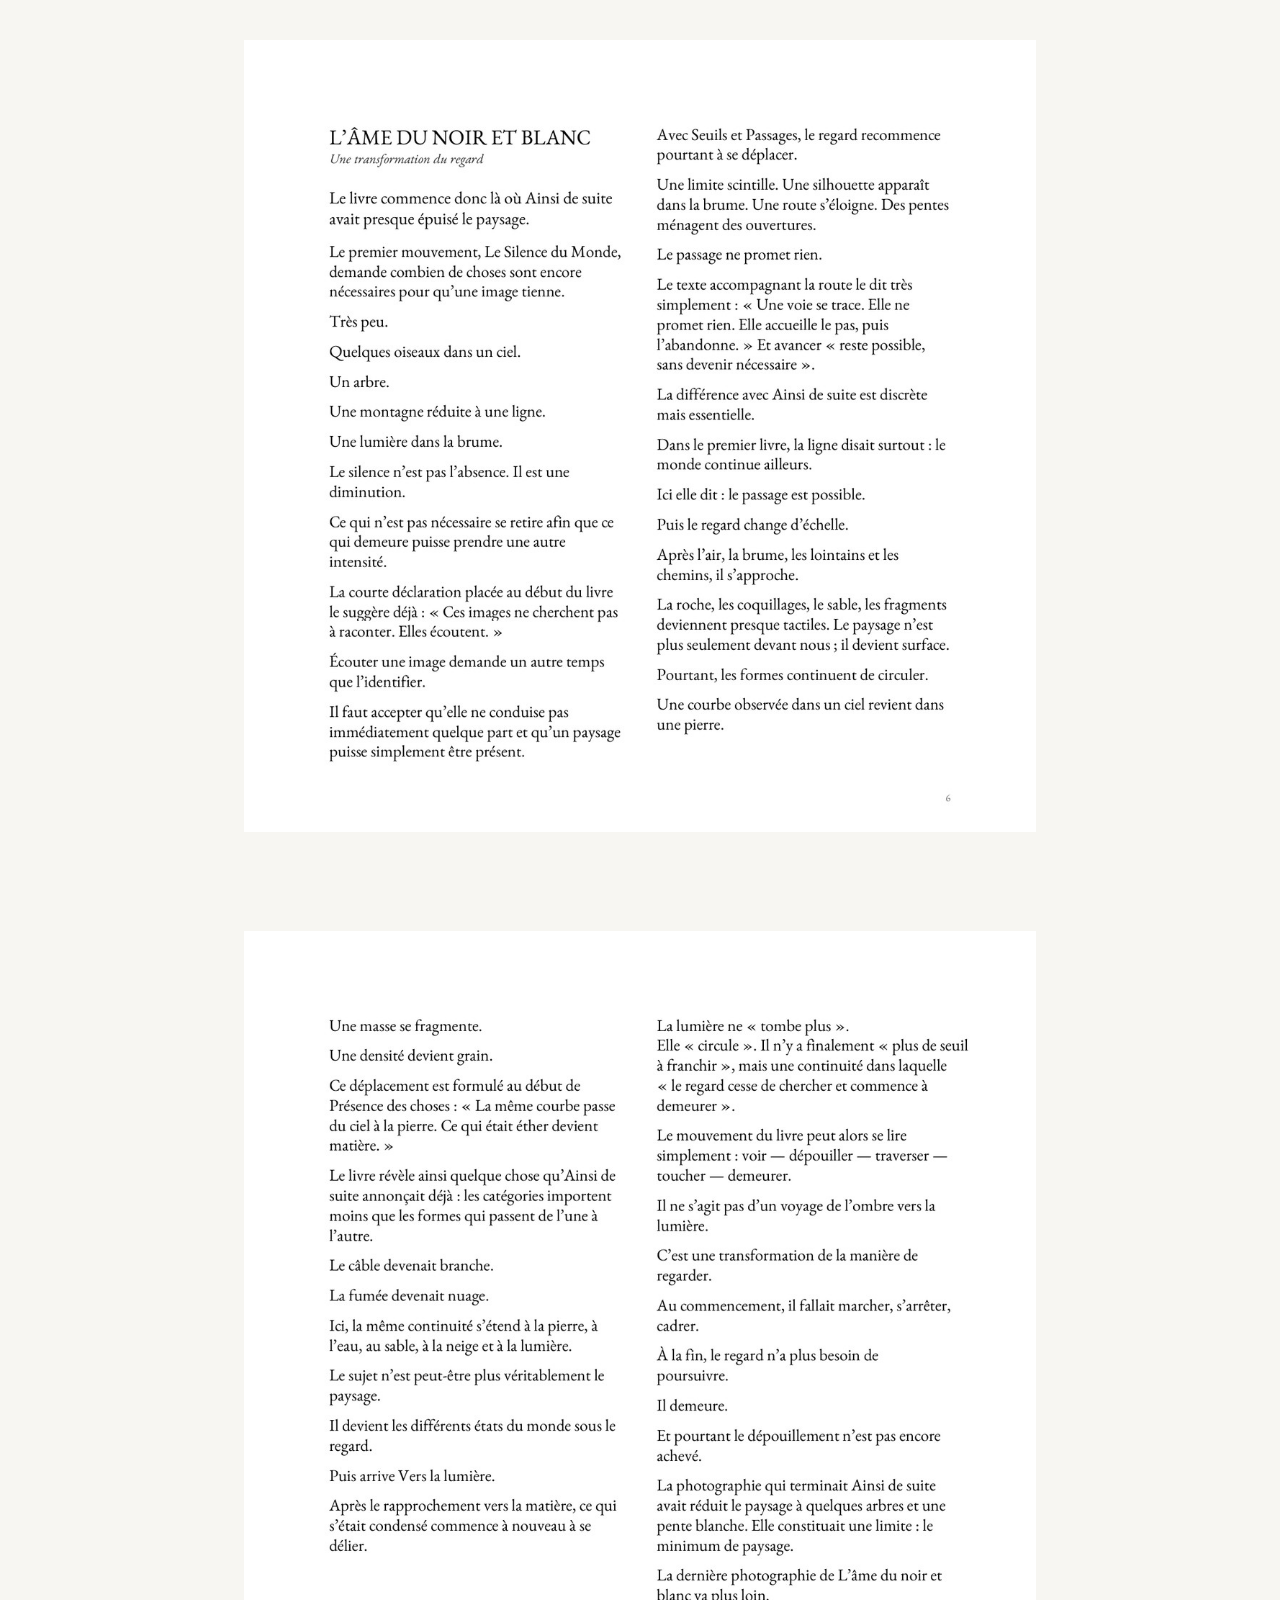
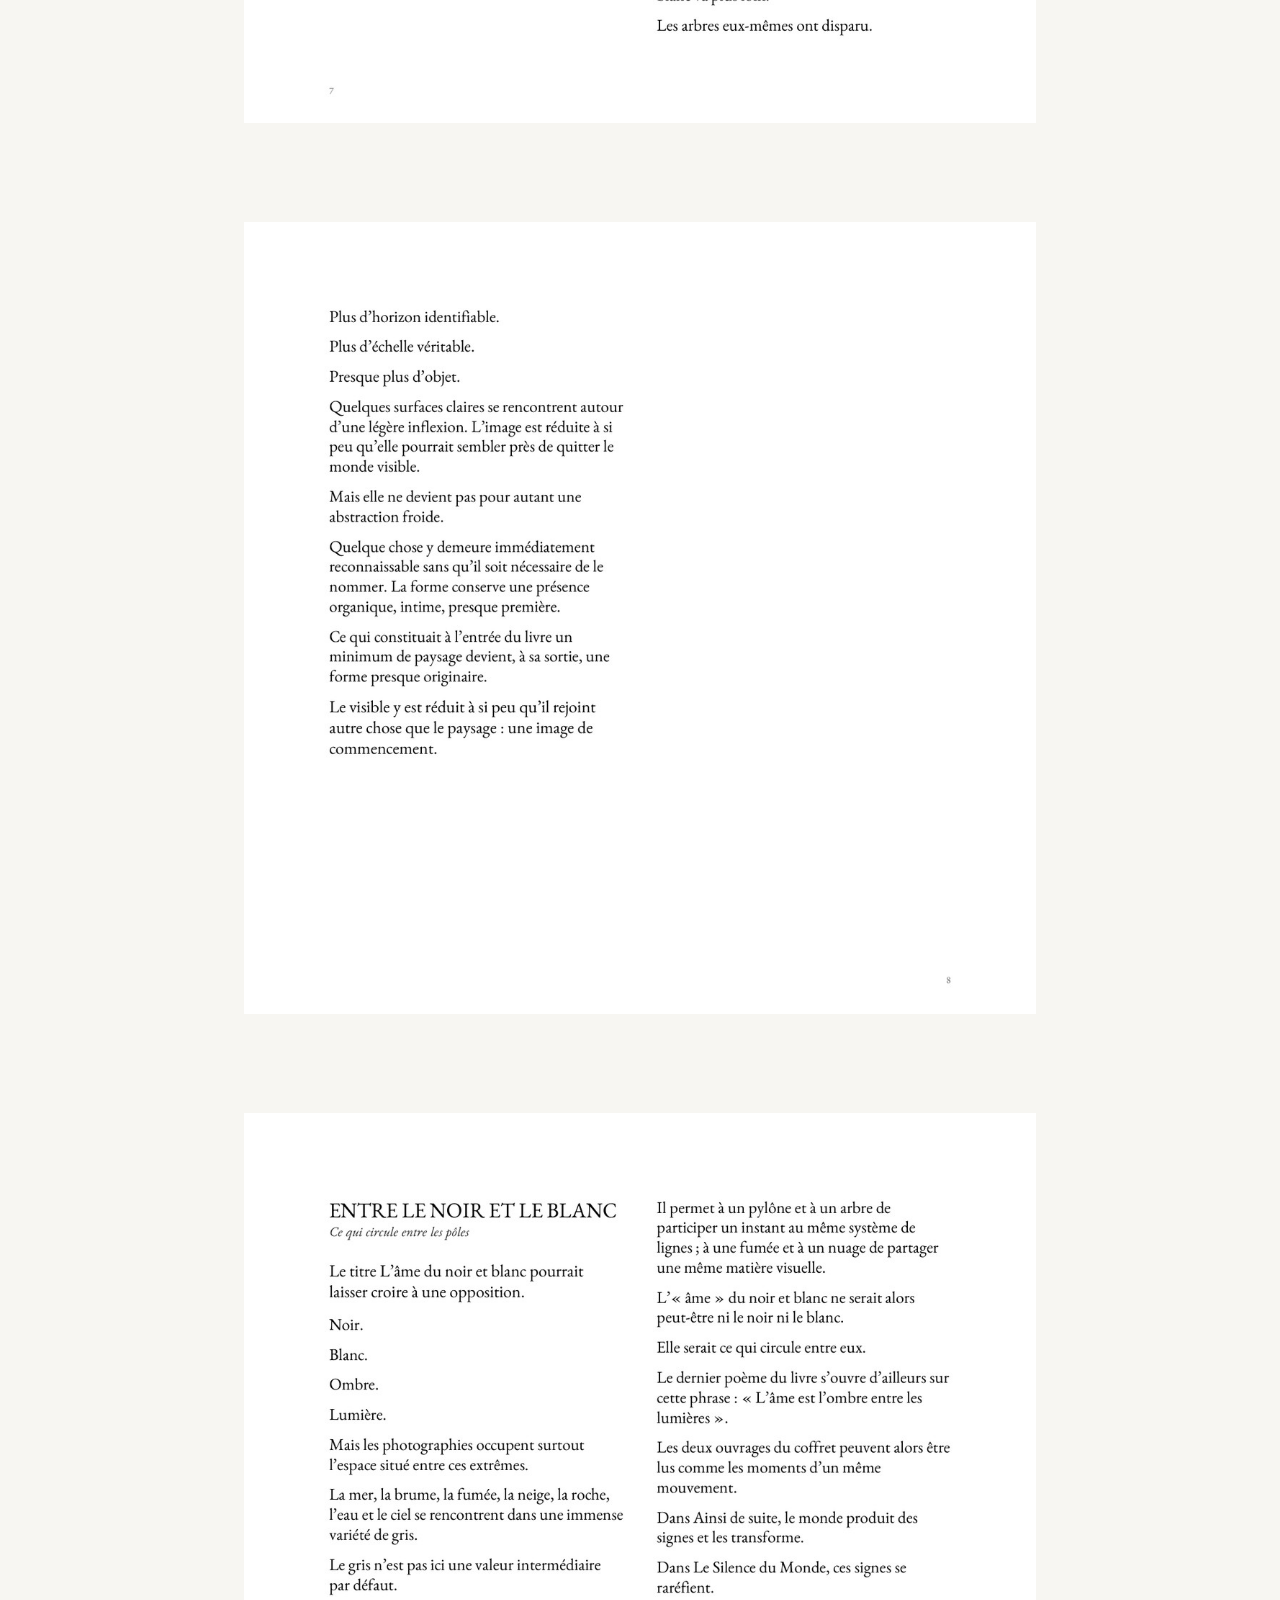
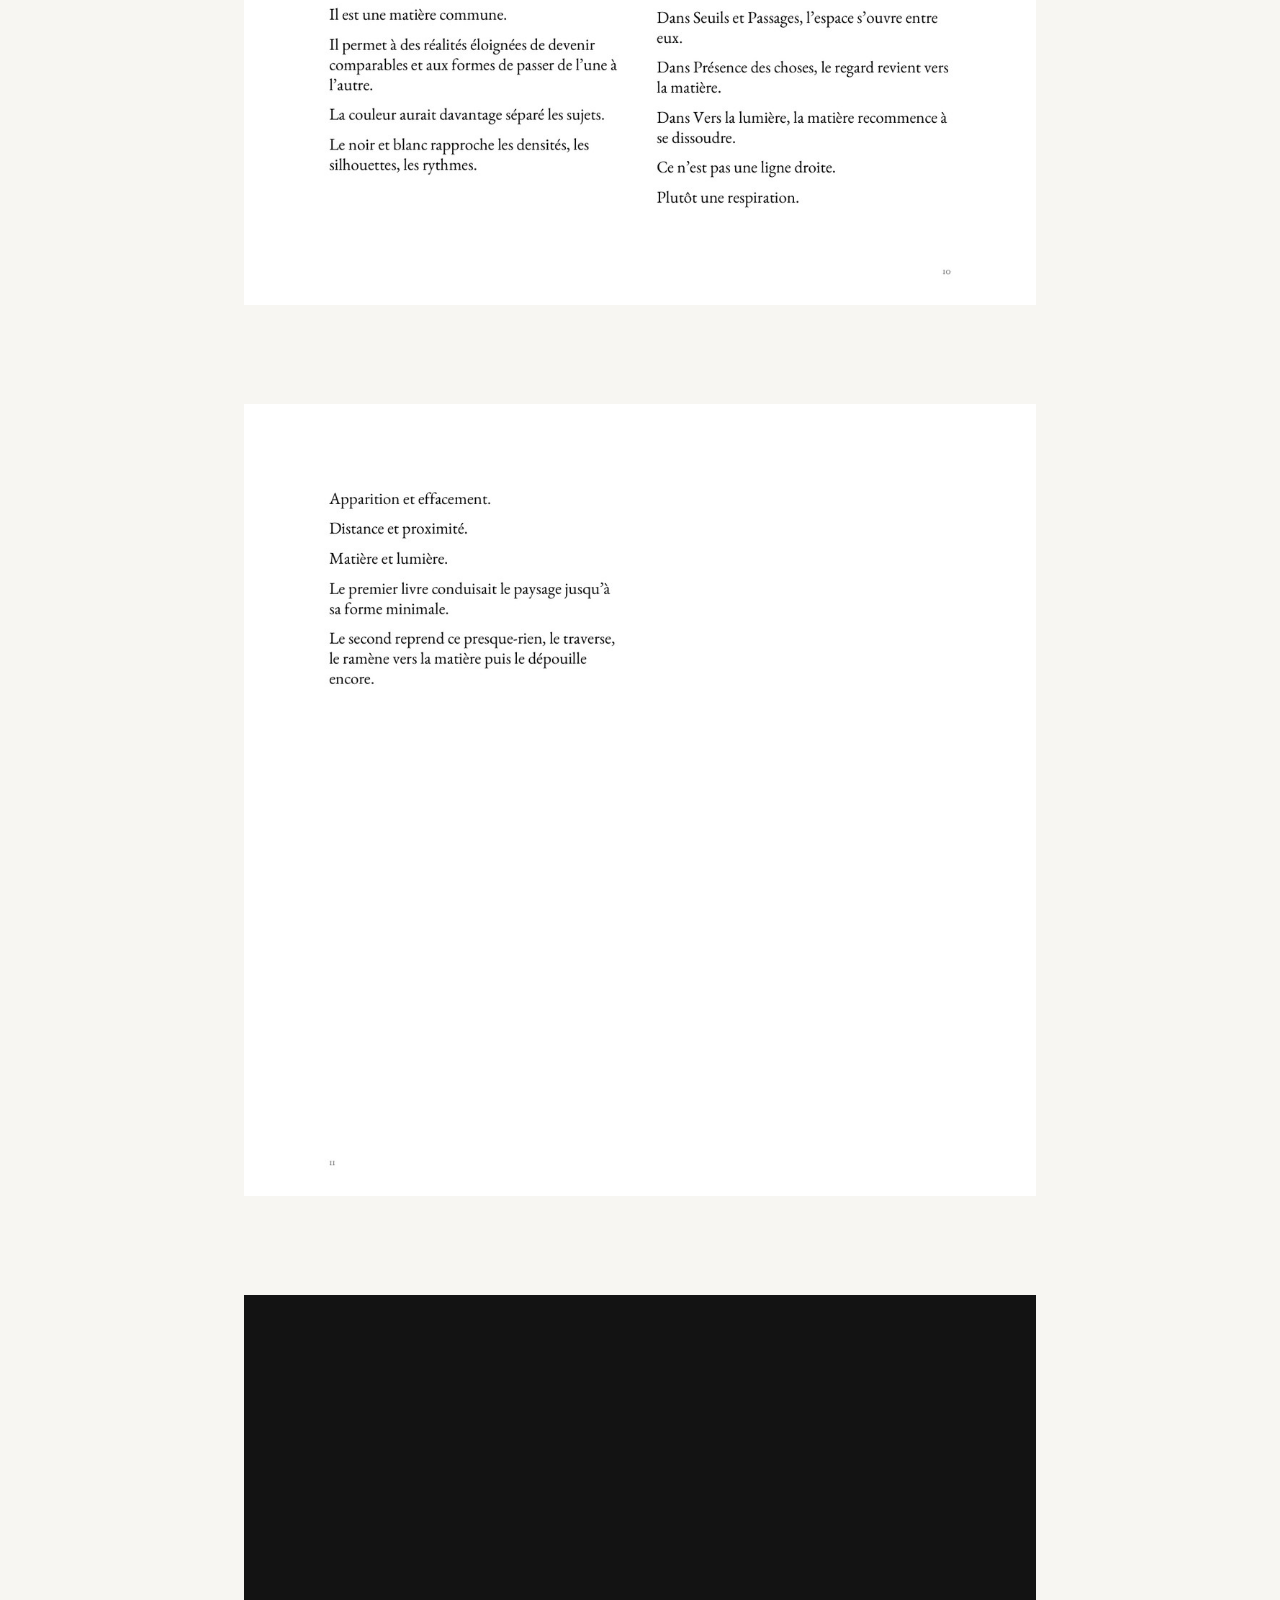
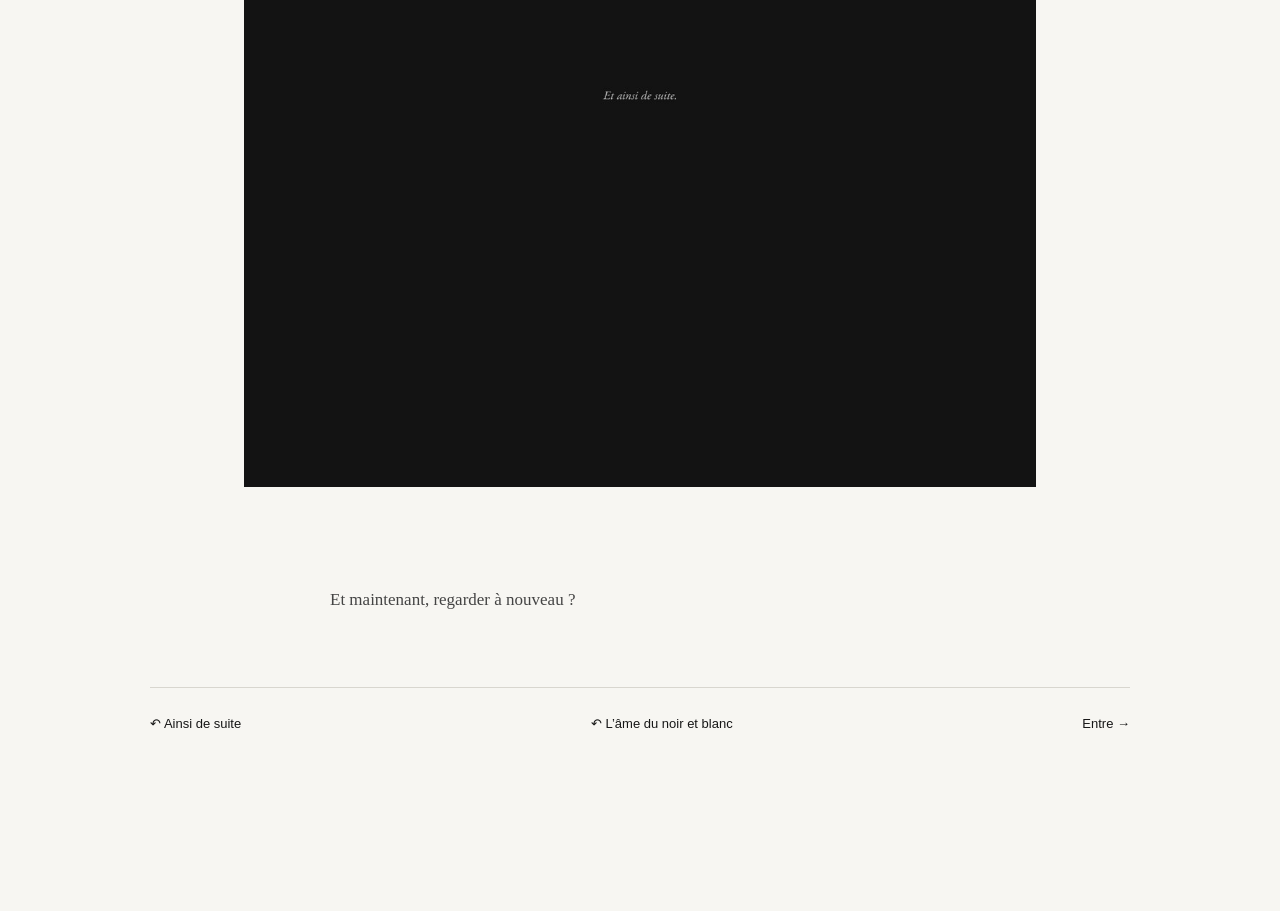
<file: une-seconde-traversee.html>
<!DOCTYPE html>

<html lang="fr">
<head>
<meta charset="utf-8"/><meta content="width=device-width,initial-scale=1" name="viewport"/>
<title>Une seconde traversée — Reynald Begin</title><link href="assets/css/style.css" rel="stylesheet"/><link href="assets/css/expositions.css" rel="stylesheet"/>

</head><body>
<header class="site-header">
<a class="name" href="index.html">REYNALD BEGIN</a>
<nav><a href="expositions.html">Expositions</a><a href="index.html#apropos">À propos</a><a data-contact-mail="" href="mailto:contact@reynald-begin.fr" rel="noopener noreferrer" target="_blank">Contact</a></nav>
</header>
<main class="pdf-scroll">
<figure class="pdf-page"><img alt="Une seconde traversée — page 1" loading="lazy" src="assets/hidden/une-seconde-traversee/01.jpg"/></figure>
<figure class="pdf-page"><img alt="Une seconde traversée — page 2" loading="lazy" src="assets/hidden/une-seconde-traversee/02.jpg"/></figure>
<figure class="pdf-page"><img alt="Une seconde traversée — page 3" loading="lazy" src="assets/hidden/une-seconde-traversee/03.jpg"/></figure>
<figure class="pdf-page"><img alt="Une seconde traversée — page 4" loading="lazy" src="assets/hidden/une-seconde-traversee/04.jpg"/></figure>
<figure class="pdf-page"><img alt="Une seconde traversée — page 5" loading="lazy" src="assets/hidden/une-seconde-traversee/05.jpg"/></figure>
<figure class="pdf-page"><img alt="Une seconde traversée — page 6" loading="lazy" src="assets/hidden/une-seconde-traversee/06.jpg"/></figure>
<figure class="pdf-page"><img alt="Une seconde traversée — page 7" loading="lazy" src="assets/hidden/une-seconde-traversee/07.jpg"/></figure>
<figure class="pdf-page"><img alt="Une seconde traversée — page 8" loading="lazy" src="assets/hidden/une-seconde-traversee/08.jpg"/></figure>
<figure class="pdf-page"><img alt="Une seconde traversée — page 9" loading="lazy" src="assets/hidden/une-seconde-traversee/09.jpg"/></figure>
<figure class="pdf-page"><img alt="Une seconde traversée — page 10" loading="lazy" src="assets/hidden/une-seconde-traversee/10.jpg"/></figure>
<figure class="pdf-page"><img alt="Une seconde traversée — page 12" loading="lazy" src="assets/hidden/une-seconde-traversee/12.jpg"/></figure>
<figure class="pdf-page"><img alt="Une seconde traversée — page 13" loading="lazy" src="assets/hidden/une-seconde-traversee/13.jpg"/></figure>
<figure class="pdf-page"><img alt="Une seconde traversée — page 16" loading="lazy" src="assets/hidden/une-seconde-traversee/16.jpg"/></figure>
<p class="serie-intro" style="margin:8vh auto 0">Et maintenant, regarder à nouveau ?</p>
<nav aria-label="Revoir les séries ou poursuivre la découverte" class="serie-end hidden-work-end">
<a href="ainsi-de-suite.html">↶ Ainsi de suite</a>
<a href="ame-du-noir-et-blanc.html">↶ L’âme du noir et blanc</a>
<a href="entre.html">Entre →</a>
</nav>
</main> <script defer="" src="assets/js/site.js"></script>
</body></html>
</file>
<file: assets/css/style.css>
:root{--ink:#171717;--muted:#777;--paper:#f7f6f2;--line:#d8d6cf;--placeholder:#e9e7e1}
*{box-sizing:border-box}html{scroll-behavior:smooth;overflow-x:hidden}body{margin:0;max-width:100%;overflow-x:hidden;background:var(--paper);color:var(--ink);font-family:Arial,Helvetica,sans-serif;font-weight:300}a{color:inherit;text-decoration:none}img{max-width:100%;height:auto}
.site-header{height:104px;display:flex;align-items:center;justify-content:space-between;padding:0 5vw;letter-spacing:.11em;font-size:12px}.name{font-weight:600}.site-header nav{display:flex;gap:30px}.site-header nav a{color:#555}.site-header nav a:hover{color:#000}
main{width:min(1240px,90vw);max-width:100%;margin:auto}.hero{min-height:calc(100svh - 104px);padding:3vh 0 2vh;display:grid;grid-template-rows:minmax(0,1fr) auto auto;align-items:center}.hero-photo{display:block;width:auto;max-width:100%;height:auto;max-height:calc(100svh - 245px);object-fit:contain;margin:0 auto}.signature{width:100%;text-align:right;margin:14px 0 0;font-family:Georgia,serif;font-style:italic;font-size:15px;color:#555}.scroll-cue{justify-self:center;align-self:end;margin-top:12px;font-family:Arial,Helvetica,sans-serif;font-size:19px;font-weight:300;line-height:1;color:#777;opacity:.72;transition:opacity .2s ease,transform .2s ease}.scroll-cue:hover{opacity:1;transform:translateY(2px)}
.photo-placeholder{background:var(--placeholder);border:1px solid var(--line);display:flex;flex-direction:column;align-items:center;justify-content:center;color:#8c8a84;letter-spacing:.12em;font-size:11px}.photo-placeholder small{margin-top:8px;letter-spacing:.04em;text-transform:none}
.intro{min-height:42vh;display:flex;align-items:center;justify-content:center;padding-top:2vh}.intro p{font-family:Georgia,serif;font-size:clamp(22px,2.3vw,34px);line-height:1.5;max-width:720px;text-align:center;font-weight:normal}
.series{padding:12vh 0}.series>h1{font-size:12px;text-transform:uppercase;letter-spacing:.18em;font-weight:500;margin:0 0 12vh}.series-card{display:grid;grid-template-columns:minmax(0,1.7fr) minmax(220px,.7fr);gap:7vw;align-items:center;margin-bottom:20vh;min-width:0}.series-card>*{min-width:0}.series-card.reverse{grid-template-columns:minmax(220px,.7fr) minmax(0,1.7fr)}.series-card.reverse .photo-placeholder{order:2}.landscape{aspect-ratio:3/2}.portrait{aspect-ratio:4/5;max-height:650px}.square{aspect-ratio:1/1;max-height:650px}.series-copy h2{font-family:Georgia,serif;font-size:clamp(25px,3vw,42px);font-weight:normal;margin:0 0 13px}.series-copy p{font-size:11px;letter-spacing:.1em;text-transform:uppercase;color:var(--muted)}
.about{min-height:65vh;display:flex;align-items:center}.about p{font-family:Georgia,serif;font-size:20px;line-height:1.8;max-width:580px}
footer{border-top:1px solid var(--line);margin:0 5vw;padding:32px 0 45px;display:flex;justify-content:space-between;font-size:11px;letter-spacing:.08em;color:#666}
@media(max-height:760px) and (min-width:701px){.hero{min-height:calc(100svh - 104px);padding-top:2vh;padding-bottom:1.5vh}.hero-photo{max-height:calc(100svh - 220px)}.signature{margin-top:10px}.scroll-cue{margin-top:8px}.intro{min-height:36vh}}
@media(max-width:700px){.site-header{height:auto;min-height:80px;padding:18px 6vw;gap:14px;align-items:flex-start}.site-header nav{gap:15px;flex-wrap:wrap;justify-content:flex-end}.site-header nav a:nth-child(2){display:none}main{width:88vw}.hero{min-height:calc(100svh - 80px);padding-top:2vh;padding-bottom:2vh;grid-template-rows:auto auto 1fr}.hero-photo{width:100%;height:auto;max-height:none}.signature{margin-top:12px}.scroll-cue{align-self:end;margin-top:18px}.intro{min-height:35vh}.series-card,.series-card.reverse{grid-template-columns:1fr;gap:26px;margin-bottom:14vh}.series-card.reverse .photo-placeholder{order:0}.portrait,.square{width:80%;margin:auto}.about{min-height:50vh}.about p{font-size:18px}}

.series-image{display:block;min-width:0;line-height:0;transition:opacity .2s ease}
.series-image:hover{opacity:.88}
.series-image img{display:block;width:100%;height:auto;max-height:680px;object-fit:contain}
.series-card.reverse .series-image{order:2}
.series-image.pending{position:relative;background:var(--placeholder);min-height:300px;display:flex;align-items:center;justify-content:center;border:1px solid var(--line)}
.series-image.pending img{position:absolute;inset:0;width:100%;height:100%;object-fit:cover}
.series-image.pending span{position:relative;z-index:1;line-height:1.6;text-align:center;color:#8c8a84;font-size:11px;letter-spacing:.12em;text-transform:uppercase}
.series-image.pending small{font-size:9px;letter-spacing:.08em;text-transform:none}
@media(max-width:700px){.series-card.reverse .series-image{order:0}.series-image img{max-height:none}.series-image.pending{min-height:220px}}

/* Page série : Ainsi de suite */
.serie-main{width:min(1240px,90vw);margin:0 auto}
.serie-title{min-height:38vh;display:flex;align-items:flex-end;padding:70px 0 54px}
.serie-title h1{margin:0;font-size:clamp(28px,3.2vw,46px);font-weight:400;letter-spacing:-.025em}
.serie-sequence{display:flex;flex-direction:column;gap:20vh}
.serie-photo{margin:0;min-height:78vh;display:flex;flex-direction:column;justify-content:center;align-items:center}
.serie-photo img{display:block;max-width:min(1120px,100%);max-height:72vh;width:auto;height:auto;object-fit:contain}
.serie-photo figcaption{width:min(1120px,100%);margin-top:18px;font-size:11px;letter-spacing:.08em;color:var(--muted)}
.serie-end{margin:20vh 0 12vh;padding-top:28px;border-top:1px solid var(--line);display:flex;justify-content:space-between;gap:32px}
.serie-end a{text-decoration:none;color:var(--ink);font-size:13px}
.serie-end a:hover{opacity:.6}
@media(max-width:700px){
 .serie-title{min-height:28vh;padding:50px 0 36px}
 .serie-sequence{gap:14vh}
 .serie-photo{min-height:68vh}
 .serie-photo img{max-height:62vh}
 .serie-photo figcaption{margin-top:12px;font-size:10px}
 .serie-end{margin-top:14vh;flex-direction:column;align-items:flex-start;gap:18px}
}

.sequence-title{
  margin:12vh 0 -8vh;
  font-size:12px;
  font-weight:400;
  letter-spacing:.13em;
  text-transform:uppercase;
  color:var(--muted);
}
@media(max-width:700px){
  .sequence-title{margin:8vh 0 -5vh;font-size:10px}
}


/* V9.1 — harmonisation des trois portes d'entrée des séries */
.series-card{
  grid-template-columns:minmax(0,1.55fr) minmax(220px,.72fr);
}
.series-card.reverse{
  grid-template-columns:minmax(220px,.72fr) minmax(0,1.55fr);
}
.series-image{
  width:100%;
  height:clamp(330px,42vw,540px);
  display:flex;
  align-items:center;
  justify-content:center;
}
.series-image img{
  width:100%;
  height:100%;
  max-height:none;
  object-fit:contain;
}
@media(max-width:700px){
  .series-image{height:auto;min-height:0}
  .series-image img{width:100%;height:auto;max-height:68vh}
}

/* V9.2 — images d'entrée des séries : proportions naturelles, aucun recadrage */
.series-card{grid-template-columns:minmax(0,1.45fr) minmax(250px,.75fr);align-items:center}
.series-card.reverse{grid-template-columns:minmax(250px,.75fr) minmax(0,1.45fr)}
.series-image{width:100%;height:auto;display:block}
.series-image img{display:block;width:100%;height:auto;max-height:none;object-fit:contain}
.hero-scroll{font-size:25px!important;opacity:.72!important;line-height:1}
.hero-scroll:hover{opacity:1!important}
@media(max-width:700px){
 .series-card,.series-card.reverse{grid-template-columns:1fr}
 .series-card.reverse .series-image{order:0}
 .series-image{height:auto}
 .series-image img{width:100%;height:auto;max-height:none}
}

/* V10 — pages éditoriales de L'âme du noir et blanc */
.book-pages{display:flex;flex-direction:column;align-items:center;gap:16vh;margin:4vh 0 18vh}
.book-pages figure{margin:0;width:min(680px,78vw);display:flex;justify-content:center}
.book-pages img{display:block;max-width:100%;max-height:82vh;width:auto;height:auto;object-fit:contain}
.opening-pages{margin-top:0}
.closing-pages{margin-top:20vh;margin-bottom:12vh}
.book-text{
  width:min(560px,86vw)!important;
  margin-top:24px!important;
  font-family:Georgia,"Times New Roman",serif;
  font-size:15px!important;
  line-height:1.62;
  letter-spacing:0!important;
  color:#444!important;
  text-align:left;
  align-self:center;
}
.pdf-scroll{width:min(980px,92vw);margin:0 auto;padding:11vh 0 8vh}
.pdf-page{margin:0 0 11vh;display:flex;justify-content:center}
.pdf-page img{display:block;max-width:100%;max-height:88vh;width:auto;height:auto;object-fit:contain}
.hidden-work-end{margin-top:8vh}
@media(max-width:700px){
 .book-pages{gap:10vh}
 .book-pages figure{width:88vw}
 .book-text{font-size:14px!important;line-height:1.55}
 .pdf-page{margin-bottom:7vh}
}


/* V11 — repère de navigation persistant */
.site-header{
  position:sticky;
  top:0;
  z-index:50;
  background:rgba(247,246,242,.94);
  backdrop-filter:blur(5px);
  -webkit-backdrop-filter:blur(5px);
}
.site-header .name,.site-header .brand{white-space:nowrap}

/* À propos */
.about{min-height:78vh;padding:12vh 0;align-items:center}
.about-inner{width:min(680px,100%)}
.about h2{
  margin:0 0 42px;
  font-size:12px;
  text-transform:uppercase;
  letter-spacing:.18em;
  font-family:Arial,Helvetica,sans-serif;
  font-weight:500;
}
.about p{
  max-width:680px;
  margin:0 0 24px;
  font-family:Georgia,serif;
  font-size:19px;
  line-height:1.75;
}
.about .about-conclusion{margin-top:46px}

/* Entre — couverture seule puis livre en doubles pages */
.entre-main{width:min(1320px,94vw);margin:0 auto}
.entre-main .serie-title{width:min(1240px,90vw);margin:0 auto}
.entre-cover{margin:2vh auto 18vh;width:min(620px,72vw);display:flex;justify-content:center}
.entre-cover img{display:block;width:100%;height:auto}
.entre-spreads{display:flex;flex-direction:column;gap:14vh}
.entre-spread{margin:0 auto;width:min(1220px,94vw);display:flex;justify-content:center}
.entre-spread img{display:block;width:100%;height:auto;object-fit:contain}
.entre-main .serie-end{width:min(1240px,90vw);margin-left:auto;margin-right:auto}
@media(max-width:700px){
  .about{padding:8vh 0}
  .about h2{margin-bottom:30px}
  .about p{font-size:17px;line-height:1.65}
  .about .about-conclusion{margin-top:34px}
  .entre-cover{width:82vw;margin-bottom:12vh}
  .entre-spreads{gap:9vh}
  .entre-spread{width:94vw}
}


/* V11.1 — textes d’introduction validés */
.serie-intro{
  width:min(620px,86vw);
  margin:0 auto 16vh;
  font-family:Georgia,"Times New Roman",serif;
  font-size:17px;
  line-height:1.7;
  color:#444;
}
.serie-intro p{margin:0 0 18px}
.serie-intro p:last-child{margin-bottom:0}
.entre-main .serie-intro{width:min(620px,86vw)}
@media(max-width:700px){
  .serie-intro{
    margin-bottom:11vh;
    font-size:16px;
    line-height:1.65;
  }
}


/* V11.2 — navigation réellement flottante */
.site-header{
  position:fixed!important;
  top:0;
  left:0;
  right:0;
  width:100%;
  z-index:1000;
  background:rgba(247,246,242,.94);
  backdrop-filter:blur(5px);
  -webkit-backdrop-filter:blur(5px);
}
body{padding-top:104px}
.site-header .name{
  position:relative;
  z-index:1001;
}
@media(max-width:700px){
  body{padding-top:80px}
}


/* V11.5 — identité de navigation strictement identique sur toutes les pages */
.site-header .name{
  font-family:Arial,Helvetica,sans-serif!important;
  font-size:12px!important;
  line-height:1!important;
  font-weight:600!important;
  letter-spacing:.11em!important;
  text-transform:none!important;
  white-space:nowrap;
}


/* V11.6 — flèche d'accueil plus lisible */
.scroll-cue{
  color:#3f3f3f!important;
  opacity:.95!important;
  font-weight:400!important;
}
.scroll-cue:hover{
  opacity:1!important;
}
</file>
<file: assets/css/expositions.css>
/* Entrée des expositions — version locale corrigée */
:root{
  --room-01:#f2eee7;
  --room-02:#e7e7e4;
  --room-03:#e1e8eb;
}

.expositions-page .exhibitions-main{width:min(1360px,94vw);max-width:100%;margin:0 auto;padding:0 0 2vh}

.exhibitions-welcome{
  min-height:auto;
  display:grid;
  place-items:center;
  padding:44px 0 24px;
}
.welcome-inner{width:min(760px,100%);text-align:center;margin:auto}
.welcome-visit{
  max-width:660px;
  margin:0 auto;
  color:#2b2b2b;
  font-family:Georgia,'Times New Roman',serif;
  font-size:clamp(17px,1.5vw,22px);
  line-height:1.42;
}
.welcome-visit p{margin:0 0 5px}
.welcome-visit p:last-child{margin-top:6px}

.rooms-overview{padding:10px 0 16px}
.rooms-grid{
  display:grid;
  grid-template-columns:repeat(3,minmax(0,1fr));
  gap:20px;
  align-items:stretch;
}
.room-card{
  min-width:0;
  padding:24px 20px 22px;
  display:flex;
  flex-direction:column;
  align-items:center;
  text-align:center;
}
.room-card.room-01{background:var(--room-01)}
.room-card.room-02{background:var(--room-02)}
.room-card.room-03{background:var(--room-03)}
.room-label{display:flex;flex-direction:column;align-items:center;margin:0 0 28px;gap:2px}
.room-label span{font-size:12px;letter-spacing:.32em;font-weight:400}
.room-label strong{font-family:Georgia,'Times New Roman',serif;font-size:clamp(64px,5.7vw,84px);font-weight:400;line-height:.95;letter-spacing:-.06em}
.room-card-photo{
  display:flex;
  align-items:center;
  justify-content:center;
  width:100%;
  aspect-ratio:1.33/1;
  margin:0 0 16px;
  padding:9px;
  background:#f9f9f7;
  border:1px solid rgba(0,0,0,.08);
  box-shadow:0 2px 10px rgba(0,0,0,.12);
}
.room-card-photo img{display:block;width:100%;height:100%;object-fit:contain;transition:opacity .25s ease}
.room-card-photo:hover img{opacity:.86}
.room-card h2{
  font-family:Georgia,'Times New Roman',serif;
  font-size:clamp(24px,2.2vw,32px);
  font-weight:400;
  line-height:1.12;
  letter-spacing:-.02em;
  margin:0 0 8px;
}
.room-card-meta{
  margin:0 0 16px;
  font-size:11px;
  line-height:1.55;
  color:#5b5b59;
  letter-spacing:.055em;
}
.meta-separator{margin:0 9px}
.room-button{
  margin-top:auto;
  display:inline-flex;
  align-items:center;
  justify-content:center;
  gap:18px;
  min-width:120px;
  padding:12px 20px;
  background:#1d1d1d;
  color:#fff;
  font-family:Georgia,'Times New Roman',serif;
  font-size:16px;
  line-height:1;
  transition:transform .18s ease,opacity .18s ease;
}
.room-button:hover{opacity:.92;transform:translateY(-1px)}
.exhibitions-bottom{width:min(1360px,94vw);margin:0 auto;padding:28px 0 70px;font-size:13px}
.exhibitions-bottom a{border-bottom:1px solid #777;padding-bottom:5px}

/* Dans chaque salle : mêmes textes et œuvres que la sauvegarde.
   Seule la plaque d'identification de salle et la tonalité de fond changent. */
.room-page.room-01{--paper:#f2eee7;background:var(--room-01)}
.room-page.room-02{--paper:#e7e7e4;background:var(--room-02)}
.room-page.room-03{--paper:#e1e8eb;background:var(--room-03)}
.room-page.room-01 .site-header{background:rgba(242,238,231,.95)}
.room-page.room-02 .site-header{background:rgba(231,231,228,.95)}
.room-page.room-03 .site-header{background:rgba(225,232,235,.95)}
.serie-title.room-title{display:flex; flex-direction:column;justify-content:center; align-items:flex-start;min-height:260px!important;padding:62px 0 54px!important}
.room-title-num{display:flex;align-items:baseline;gap:15px;letter-spacing:.25em;font-size:12px;margin:0 0 18px}
.room-title-num strong{font-family:Georgia,'Times New Roman',serif;font-weight:400;font-size:54px;letter-spacing:-.08em;line-height:1}
.serie-title.room-title h1{font-family:Georgia,'Times New Roman',serif;letter-spacing:-.022em;font-size:clamp(30px,3.3vw,52px);line-height:1.2;margin:0}
.room-title-meta{color:#666;margin:18px 0 0;font-size:12px;letter-spacing:.09em}

.room-page.room-02 .serie-sequence .serie-photo:has(.book-text){
  display:grid; grid-template-columns:minmax(0,1.8fr) minmax(240px,.78fr);
  gap:clamp(30px,5vw,80px); align-items:center; justify-content:center;
  min-height:80vh;
}
.room-page.room-02 .serie-sequence .serie-photo:has(.book-text) img{
  max-width:100%;max-height:72vh;width:auto;height:auto;justify-self:center;
}
.room-page.room-02 .serie-sequence .book-text{
  width:100%!important;max-width:380px;margin:0!important;align-self:center;
  background:rgba(255,255,255,.48);border-left:1px solid rgba(70,70,70,.2);
  padding:clamp(24px,3.3vw,45px) clamp(22px,2.6vw,38px);
  font-family:Georgia,'Times New Roman',serif;font-size:clamp(14px,1.17vw,17px)!important;
  line-height:1.73!important;color:#393939!important;
}
.room-page.room-02 .sequence-title{margin-bottom:-8vh}

@media(max-width:980px){
  .rooms-grid{grid-template-columns:1fr;gap:18px}
  .room-card{padding:30px 20px 26px}
  .room-card-photo{max-width:520px;align-self:center}
}
/* Les poèmes accompagnent les images à droite sur grand écran ;
   sur une tablette étroite ou un téléphone, ils passent sous la photographie
   pour préserver la largeur et la lisibilité de celle-ci. */
@media(max-width:950px){
  .room-page.room-02 .serie-sequence .serie-photo:has(.book-text){
    display:flex; flex-direction:column; align-items:center; gap:24px;
    min-height:0; width:100%;
  }
  .room-page.room-02 .serie-sequence .serie-photo:has(.book-text) img{
    display:block; width:auto; height:auto; max-width:100%; max-height:72svh;
    object-fit:contain;
  }
  .room-page.room-02 .serie-sequence .book-text{
    width:min(100%,680px)!important; max-width:680px!important;
    margin:0!important; align-self:center;
  }
}
@media(max-width:700px){
  .exhibitions-main{width:88vw}
  .exhibitions-welcome{padding:38px 0 18px}
  .welcome-visit{font-size:16px;line-height:1.58}
  .rooms-overview{padding-top:18px}
  .room-label{margin-bottom:20px}
  .room-label strong{font-size:72px}
  .room-card h2{font-size:28px}
  .room-card-photo{aspect-ratio:1.35/1}
  .room-page.room-02 .serie-sequence .serie-photo:has(.book-text){display:flex;flex-direction:column;gap:20px;min-height:0}
  .room-page.room-02 .serie-sequence .serie-photo:has(.book-text) img{max-width:100%;max-height:68vh}
  .room-page.room-02 .serie-sequence .book-text{width:min(100%,520px)!important;max-width:none;margin:0!important;padding:23px 27px}
}
@media(prefers-reduced-motion:reduce){.room-card-photo img,.room-button{transition:none}}

.wall-text-panel{
  width:min(760px,92vw);
  min-height:66vh;
  margin:0 auto;
  padding:clamp(34px,5vw,64px);
  background:rgba(255,255,255,.34);
  border-left:1px solid rgba(0,0,0,.18);
  display:flex;
  align-items:center;
}
.wall-text-panel .wall-text-inner{
  max-width:560px;
  margin:0 auto;
  font-family:Georgia,"Times New Roman",serif;
  color:#303030;
}
.wall-text-panel h3{
  margin:0 0 28px;
  font-size:clamp(23px,2.2vw,33px);
  font-weight:400;
  line-height:1.22;
  letter-spacing:-.02em;
}
.wall-text-panel p{
  margin:0 0 15px;
  font-size:clamp(16px,1.24vw,19px);
  line-height:1.78;
}
.wall-text-panel p:last-child{margin-bottom:0}
.wall-text-panel.wall-poem .wall-text-inner{max-width:440px}
.wall-text-panel.wall-poem p{white-space:normal}
@media(max-width:700px){
  .wall-text-panel{width:100%;min-height:auto;padding:28px 24px}
  .wall-text-panel h3{margin-bottom:18px;font-size:25px}
  .wall-text-panel p{font-size:16px;line-height:1.68}
}
</file>
